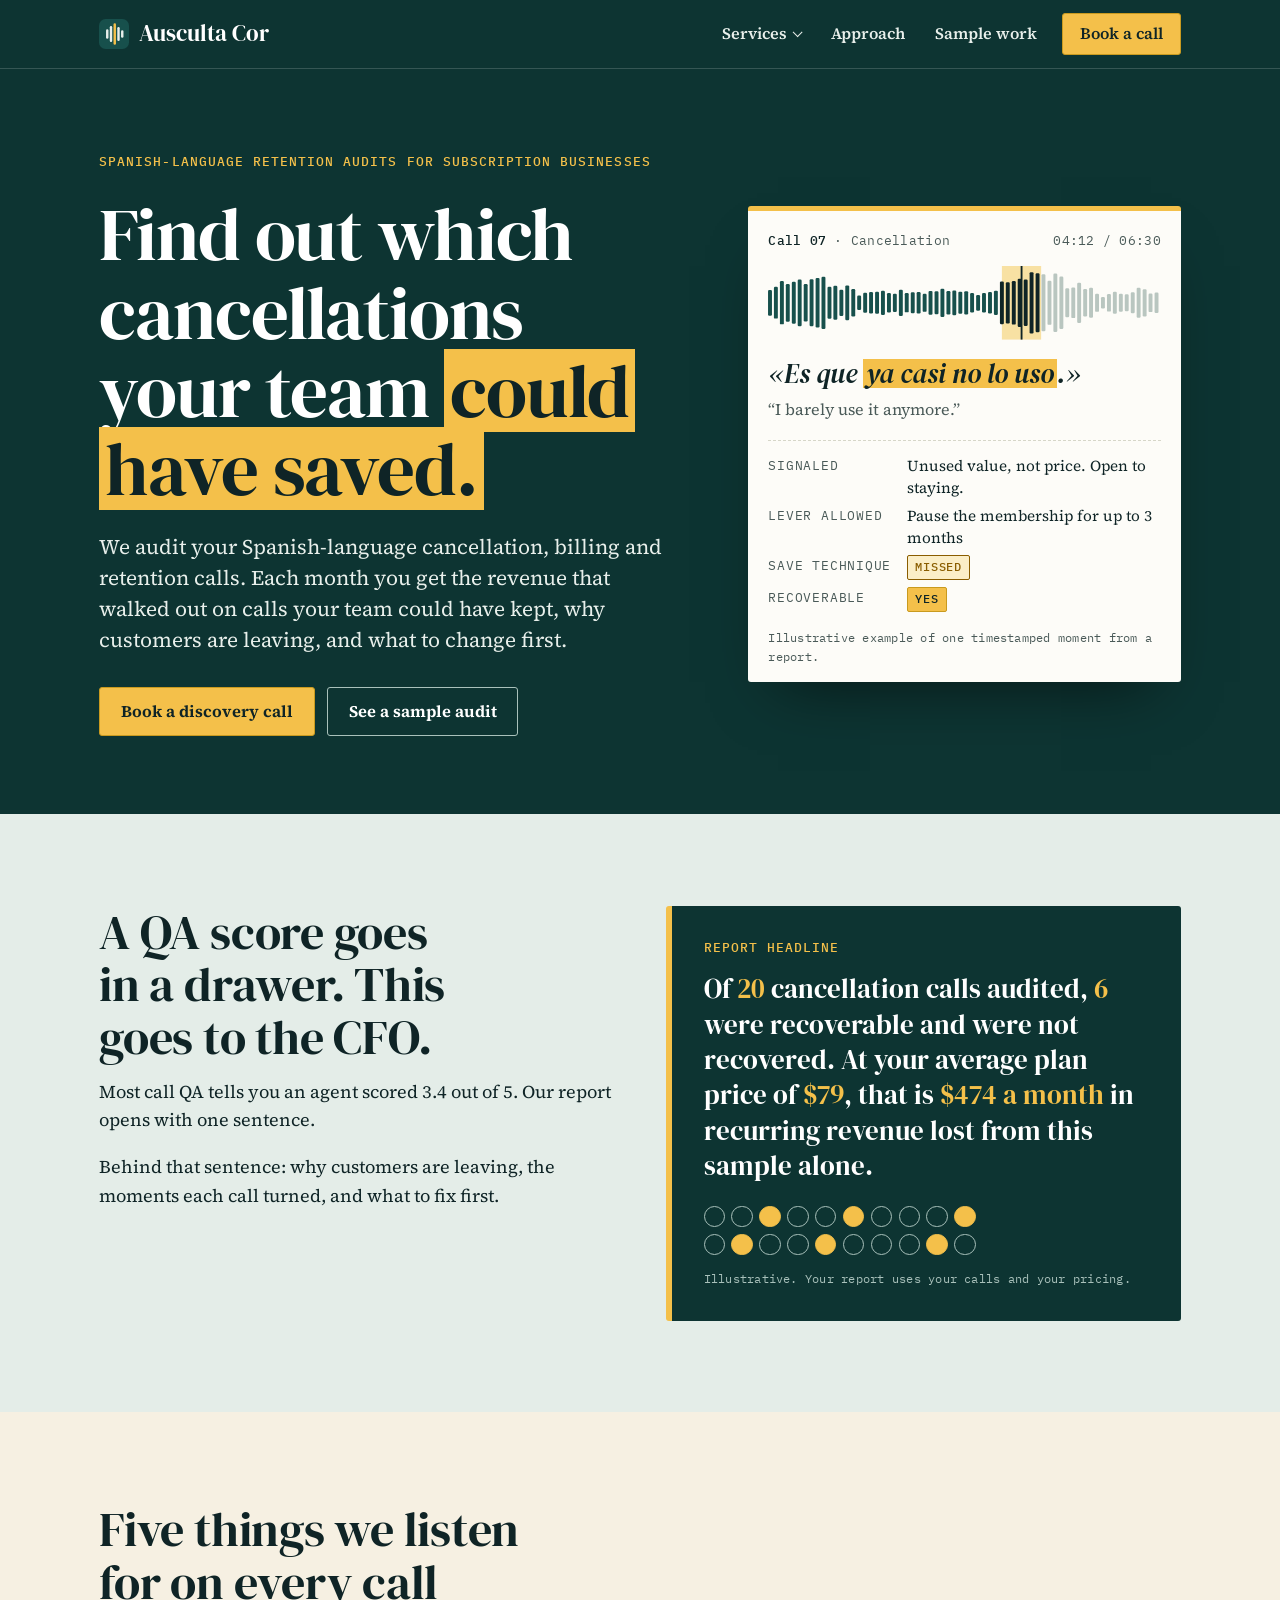
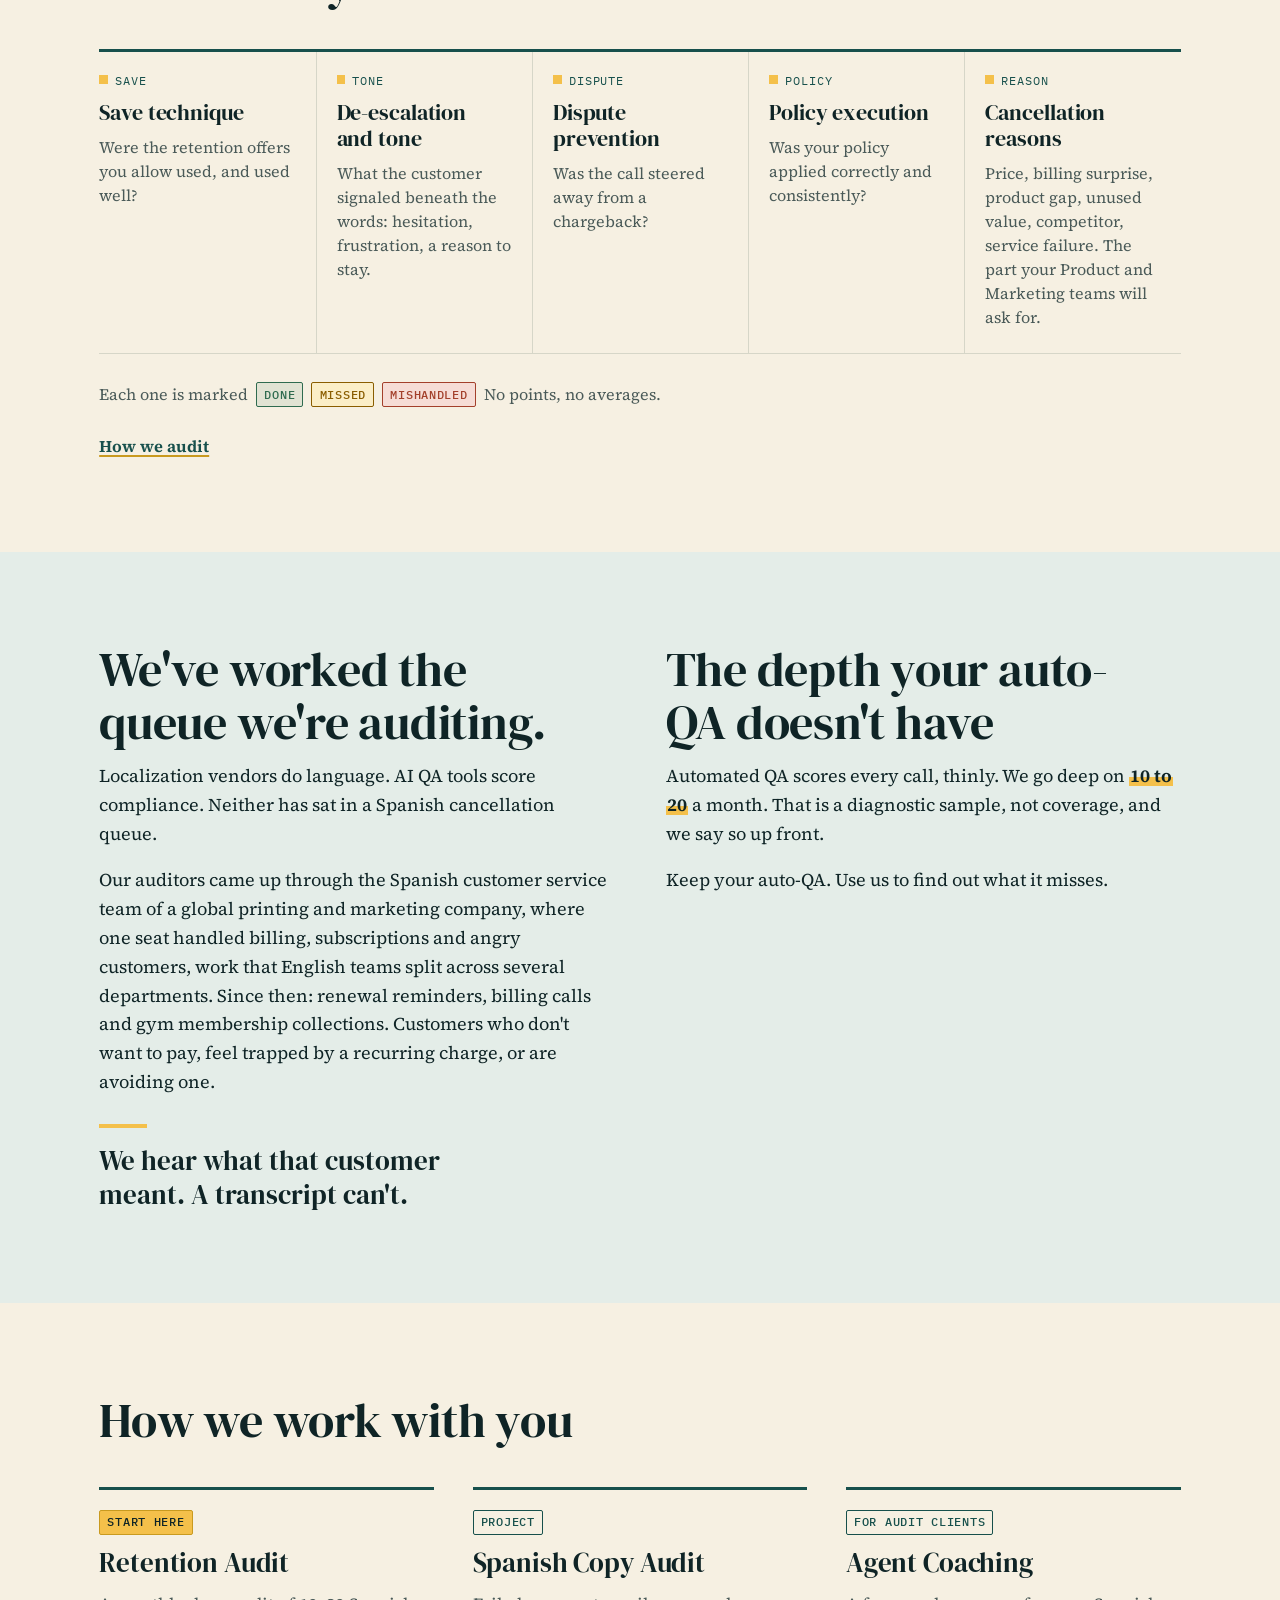
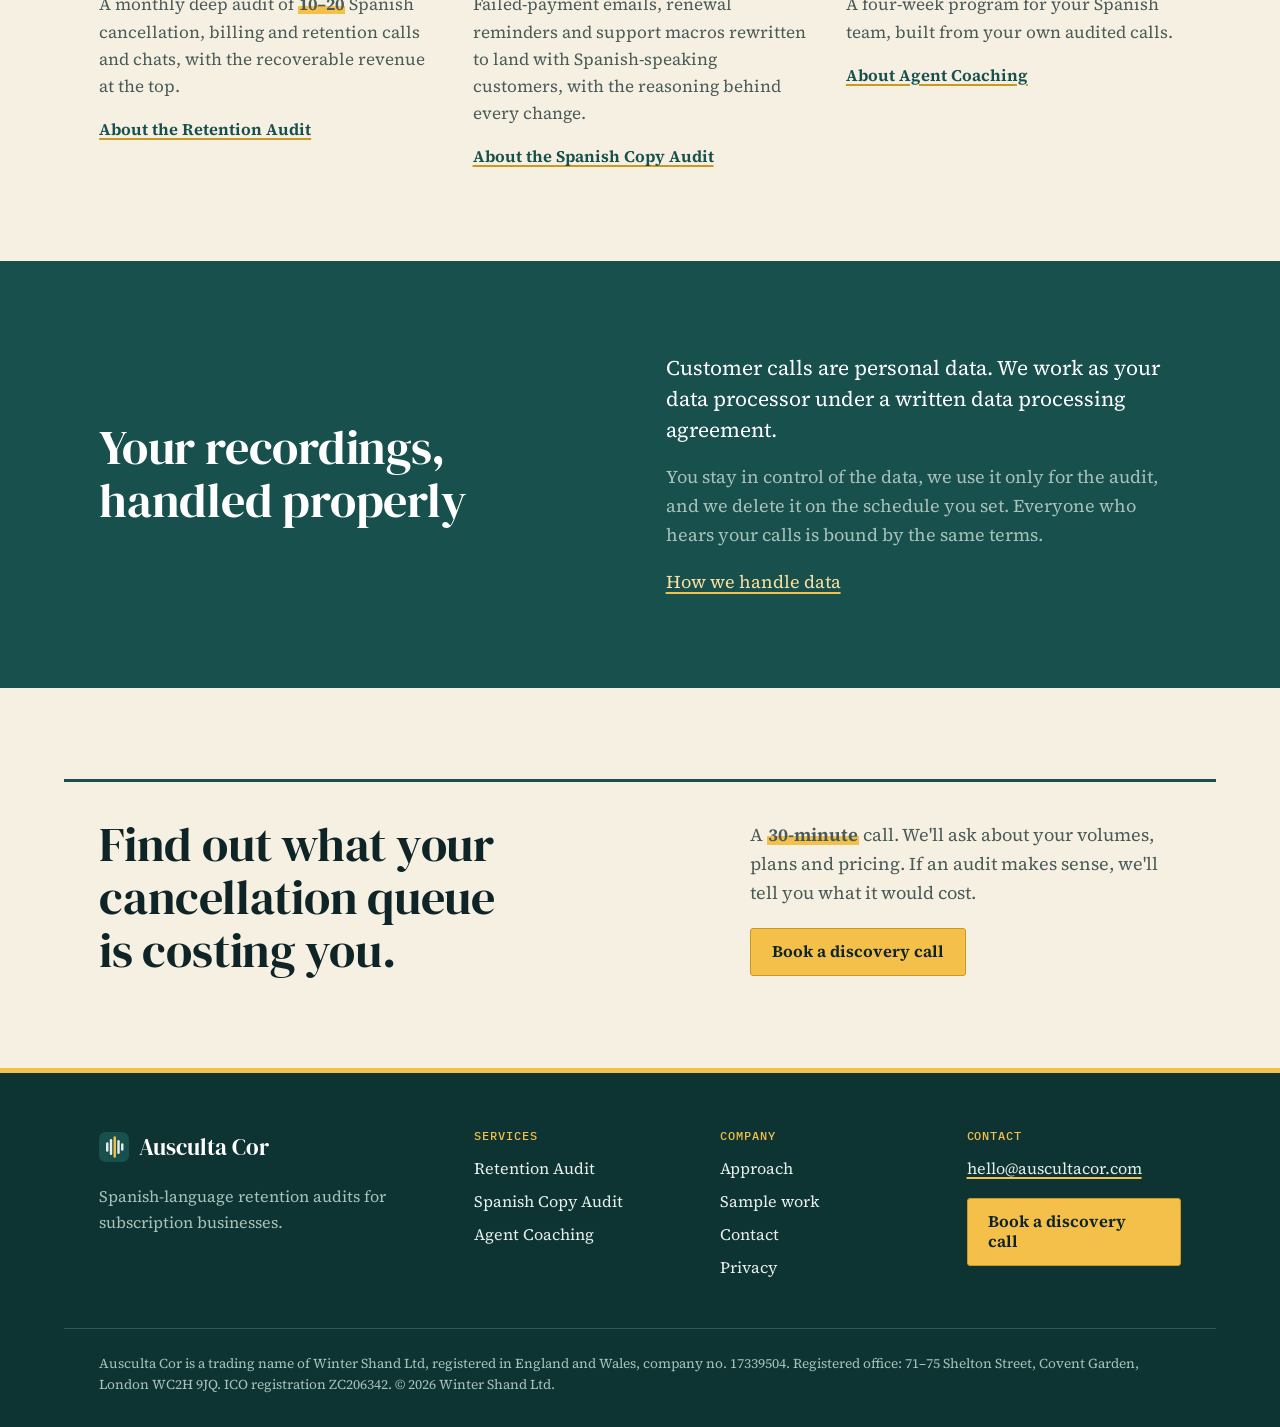
<file: index.html>
<!DOCTYPE html>
<html lang="en">
<head>
<meta charset="utf-8">
<meta name="viewport" content="width=device-width, initial-scale=1">
<title>Ausculta Cor · Spanish-language retention audits for subscription businesses</title>
<meta name="description" content="We audit your Spanish cancellation, billing and retention calls and tell you which departures were recoverable, what they cost, and what to change first.">
<link rel="canonical" href="https://auscultacor.com/">
<meta property="og:type" content="website">
<meta property="og:site_name" content="Ausculta Cor">
<meta property="og:title" content="Ausculta Cor · Spanish-language retention audits for subscription businesses">
<meta property="og:description" content="We audit your Spanish cancellation, billing and retention calls and tell you which departures were recoverable, what they cost, and what to change first.">
<meta property="og:url" content="https://auscultacor.com/">
<meta property="og:image" content="https://auscultacor.com/assets/img/og.png">
<meta name="twitter:card" content="summary_large_image">
<meta name="theme-color" content="#0d3432">
<link rel="icon" href="assets/img/favicon.svg" type="image/svg+xml">
<link rel="preload" href="assets/fonts/dm-serif-display-latin-400-normal.woff2" as="font" type="font/woff2" crossorigin>
<link rel="preload" href="assets/fonts/source-serif-4-latin-wght-normal.woff2" as="font" type="font/woff2" crossorigin>
<link rel="stylesheet" href="assets/css/site.css">
<!-- Analytics: paste the cookie-less analytics snippet here (see README). -->
<script src="assets/js/site.js" defer></script>
</head>
<body>
<a class="skip" href="#main">Skip to content</a>
<header class="site-header">
  <div class="wrap header-inner">
    <a class="brand" href="index.html"><img src="assets/img/mark.svg" alt="" width="30" height="30"><span>Ausculta Cor</span></a>
    <button class="nav-toggle" type="button" aria-expanded="false" aria-controls="site-nav">Menu</button>
    <nav id="site-nav" class="site-nav" aria-label="Main">
      <ul>
        <li class="has-sub"><details><summary>Services</summary><ul class="sub"><li><a href="retention-audit.html">Retention Audit</a></li><li><a href="spanish-copy-audit.html">Spanish Copy Audit</a></li><li><a href="agent-coaching.html">Agent Coaching</a></li></ul></details></li>
        <li><a href="approach.html">Approach</a></li>
        <li><a href="samples.html">Sample work</a></li>
        <li><a class="btn btn-primary" href="contact.html">Book a call</a></li>
      </ul>
    </nav>
  </div>
</header>
<main id="main">
<section class="hero">
  <div class="wrap hero-grid">
    <div class="hero-copy">
      <p class="eyebrow">Spanish-language retention audits for subscription businesses</p>
      <h1>Find out which cancellations your team <span class="hl">could have saved.</span></h1>
      <p class="lead">We audit your Spanish-language cancellation, billing and retention calls. Each month you get the revenue that walked out on calls your team could have kept, why customers are leaving, and what to change first.</p>
      <div class="actions"><a class="btn btn-primary" href="contact.html">Book a discovery call</a><a class="btn btn-ghost" href="samples.html">See a sample audit</a></div>
    </div>
    <figure class="clip">
      <div class="clip-head"><span><strong>Call 07</strong> · Cancellation</span><span>04:12 / 06:30</span></div>
      <svg class="wave" viewBox="0 0 320 60" role="img" aria-label="Call waveform with the moment at 04:12 highlighted"><rect x="190.7" y="0" width="32.0" height="60" fill="#f8e1a3"/><rect x="0.0" y="19.5" width="3.2" height="21.1" rx="1" fill="#17504c"/><rect x="4.8" y="17.0" width="3.2" height="25.9" rx="1" fill="#17504c"/><rect x="9.7" y="12.3" width="3.2" height="35.3" rx="1" fill="#17504c"/><rect x="14.5" y="14.6" width="3.2" height="30.8" rx="1" fill="#17504c"/><rect x="19.4" y="12.8" width="3.2" height="34.3" rx="1" fill="#17504c"/><rect x="24.2" y="11.0" width="3.2" height="38.1" rx="1" fill="#17504c"/><rect x="29.1" y="14.6" width="3.2" height="30.7" rx="1" fill="#17504c"/><rect x="33.9" y="10.8" width="3.2" height="38.4" rx="1" fill="#17504c"/><rect x="38.8" y="9.7" width="3.2" height="40.5" rx="1" fill="#17504c"/><rect x="43.6" y="8.7" width="3.2" height="42.6" rx="1" fill="#17504c"/><rect x="48.5" y="16.9" width="3.2" height="26.1" rx="1" fill="#17504c"/><rect x="53.3" y="16.1" width="3.2" height="27.7" rx="1" fill="#17504c"/><rect x="58.2" y="19.4" width="3.2" height="21.3" rx="1" fill="#17504c"/><rect x="63.0" y="15.8" width="3.2" height="28.4" rx="1" fill="#17504c"/><rect x="67.9" y="18.8" width="3.2" height="22.4" rx="1" fill="#17504c"/><rect x="72.7" y="24.0" width="3.2" height="11.9" rx="1" fill="#17504c"/><rect x="77.6" y="21.9" width="3.2" height="16.2" rx="1" fill="#17504c"/><rect x="82.4" y="21.3" width="3.2" height="17.4" rx="1" fill="#17504c"/><rect x="87.3" y="21.1" width="3.2" height="17.8" rx="1" fill="#17504c"/><rect x="92.1" y="20.2" width="3.2" height="19.7" rx="1" fill="#17504c"/><rect x="97.0" y="22.0" width="3.2" height="15.9" rx="1" fill="#17504c"/><rect x="101.8" y="22.6" width="3.2" height="14.9" rx="1" fill="#17504c"/><rect x="106.7" y="19.3" width="3.2" height="21.5" rx="1" fill="#17504c"/><rect x="111.5" y="22.1" width="3.2" height="15.7" rx="1" fill="#17504c"/><rect x="116.4" y="21.4" width="3.2" height="17.2" rx="1" fill="#17504c"/><rect x="121.2" y="21.3" width="3.2" height="17.5" rx="1" fill="#17504c"/><rect x="126.1" y="22.7" width="3.2" height="14.7" rx="1" fill="#17504c"/><rect x="130.9" y="20.3" width="3.2" height="19.4" rx="1" fill="#17504c"/><rect x="135.8" y="20.6" width="3.2" height="18.8" rx="1" fill="#17504c"/><rect x="140.6" y="18.5" width="3.2" height="23.1" rx="1" fill="#17504c"/><rect x="145.5" y="20.4" width="3.2" height="19.2" rx="1" fill="#17504c"/><rect x="150.3" y="19.9" width="3.2" height="20.2" rx="1" fill="#17504c"/><rect x="155.2" y="20.9" width="3.2" height="18.1" rx="1" fill="#17504c"/><rect x="160.0" y="20.5" width="3.2" height="19.0" rx="1" fill="#17504c"/><rect x="164.8" y="22.1" width="3.2" height="15.8" rx="1" fill="#17504c"/><rect x="169.7" y="23.7" width="3.2" height="12.7" rx="1" fill="#17504c"/><rect x="174.5" y="22.0" width="3.2" height="16.0" rx="1" fill="#17504c"/><rect x="179.4" y="21.3" width="3.2" height="17.4" rx="1" fill="#17504c"/><rect x="184.2" y="20.1" width="3.2" height="19.8" rx="1" fill="#17504c"/><rect x="189.1" y="12.6" width="3.2" height="34.9" rx="1" fill="#0f2426"/><rect x="193.9" y="13.2" width="3.2" height="33.6" rx="1" fill="#0f2426"/><rect x="198.8" y="12.3" width="3.2" height="35.5" rx="1" fill="#0f2426"/><rect x="203.6" y="10.3" width="3.2" height="39.4" rx="1" fill="#0f2426"/><rect x="208.5" y="11.1" width="3.2" height="37.8" rx="1" fill="#0f2426"/><rect x="213.3" y="5.0" width="3.2" height="50.0" rx="1" fill="#0f2426"/><rect x="218.2" y="5.9" width="3.2" height="48.1" rx="1" fill="#0f2426"/><rect x="223.0" y="6.8" width="3.2" height="46.4" rx="1" fill="#b9c6c0"/><rect x="227.9" y="12.0" width="3.2" height="36.0" rx="1" fill="#b9c6c0"/><rect x="232.7" y="6.2" width="3.2" height="47.6" rx="1" fill="#b9c6c0"/><rect x="237.6" y="8.5" width="3.2" height="42.9" rx="1" fill="#b9c6c0"/><rect x="242.4" y="18.2" width="3.2" height="23.5" rx="1" fill="#b9c6c0"/><rect x="247.3" y="17.6" width="3.2" height="24.9" rx="1" fill="#b9c6c0"/><rect x="252.1" y="13.7" width="3.2" height="32.7" rx="1" fill="#b9c6c0"/><rect x="257.0" y="18.8" width="3.2" height="22.3" rx="1" fill="#b9c6c0"/><rect x="261.8" y="17.8" width="3.2" height="24.3" rx="1" fill="#b9c6c0"/><rect x="266.7" y="22.7" width="3.2" height="14.7" rx="1" fill="#b9c6c0"/><rect x="271.5" y="25.3" width="3.2" height="9.4" rx="1" fill="#b9c6c0"/><rect x="276.4" y="22.8" width="3.2" height="14.4" rx="1" fill="#b9c6c0"/><rect x="281.2" y="21.0" width="3.2" height="17.9" rx="1" fill="#b9c6c0"/><rect x="286.1" y="22.6" width="3.2" height="14.7" rx="1" fill="#b9c6c0"/><rect x="290.9" y="23.1" width="3.2" height="13.8" rx="1" fill="#b9c6c0"/><rect x="295.8" y="21.5" width="3.2" height="17.0" rx="1" fill="#b9c6c0"/><rect x="300.6" y="17.8" width="3.2" height="24.3" rx="1" fill="#b9c6c0"/><rect x="305.5" y="18.9" width="3.2" height="22.3" rx="1" fill="#b9c6c0"/><rect x="310.3" y="22.4" width="3.2" height="15.2" rx="1" fill="#b9c6c0"/><rect x="315.2" y="21.6" width="3.2" height="16.7" rx="1" fill="#b9c6c0"/><rect x="206.0" y="0" width="1.5" height="60" fill="#0f2426"/></svg>
      <blockquote class="clip-quote" lang="es"><p>«Es que <mark>ya casi no lo uso</mark>.»</p></blockquote>
      <p class="clip-trans">“I barely use it anymore.”</p>
      <dl class="clip-findings">
        <div><dt>Signaled</dt><dd>Unused value, not price. Open to staying.</dd></div>
        <div><dt>Lever allowed</dt><dd>Pause the membership for up to 3 months</dd></div>
        <div><dt>Save technique</dt><dd><span class="chip chip-missed">Missed</span></dd></div>
        <div><dt>Recoverable</dt><dd><span class="chip chip-yes">Yes</span></dd></div>
      </dl>
      <figcaption>Illustrative example of one timestamped moment from a report.</figcaption>
    </figure>
  </div>
</section>

<section class="section section-alt">
  <div class="wrap split">
    <div class="prose">
      <h2>A QA score goes in a drawer. This goes to the CFO.</h2>
      <p>Most call QA tells you an agent scored 3.4 out of 5. Our report opens with one sentence.</p>
      <p>Behind that sentence: why customers are leaving, the moments each call turned, and what to fix first.</p>
    </div>
    <figure class="report-line">
      <p class="eyebrow">Report headline</p>
      <blockquote><p>Of <b class="num">20</b> cancellation calls audited, <b class="num">6</b> were recoverable and were not recovered. At your average plan price of <b class="num">$79</b>, that is <b class="num">$474 a month</b> in recurring revenue lost from this sample alone.</p></blockquote>
      <div class="dots" role="img" aria-label="20 calls audited, 6 of them recoverable"><span></span><span></span><span class="is-rec"></span><span></span><span></span><span class="is-rec"></span><span></span><span></span><span></span><span class="is-rec"></span><span></span><span class="is-rec"></span><span></span><span></span><span class="is-rec"></span><span></span><span></span><span></span><span class="is-rec"></span><span></span></div>
      <figcaption>Illustrative. Your report uses your calls and your pricing.</figcaption>
    </figure>
  </div>
</section>

<section class="section">
  <div class="wrap">
    <div class="section-head"><h2>Five things we listen for on every call</h2></div>
    <ul class="areas">
      <li><span class="tag">Save</span><h3>Save technique</h3><p>Were the retention offers you allow used, and used well?</p></li>
      <li><span class="tag">Tone</span><h3>De-escalation and tone</h3><p>What the customer signaled beneath the words: hesitation, frustration, a reason to stay.</p></li>
      <li><span class="tag">Dispute</span><h3>Dispute prevention</h3><p>Was the call steered away from a chargeback?</p></li>
      <li><span class="tag">Policy</span><h3>Policy execution</h3><p>Was your policy applied correctly and consistently?</p></li>
      <li><span class="tag">Reason</span><h3>Cancellation reasons</h3><p>Price, billing surprise, product gap, unused value, competitor, service failure. The part your Product and Marketing teams will ask for.</p></li>
    </ul>
    <p class="legend">Each one is marked <span class="chip chip-done">Done</span> <span class="chip chip-missed">Missed</span> <span class="chip chip-bad">Mishandled</span> No points, no averages.</p>
    <p style="margin-top:1.5rem"><a class="link" href="approach.html">How we audit</a></p>
  </div>
</section>

<section class="section section-alt">
  <div class="wrap split">
    <div class="prose">
      <h2>We've worked the queue we're auditing.</h2>
      <p>Localization vendors do language. AI QA tools score compliance. Neither has sat in a Spanish cancellation queue.</p>
      <p>Our auditors came up through the Spanish customer service team of a global printing and marketing company, where one seat handled billing, subscriptions and angry customers, work that English teams split across several departments. Since then: renewal reminders, billing calls and gym membership collections. Customers who don't want to pay, feel trapped by a recurring charge, or are avoiding one.</p>
      <p class="pull">We hear what that customer meant. A transcript can't.</p>
    </div>
    <div class="prose">
      <h2>The depth your auto-QA doesn't have</h2>
      <p>Automated QA scores every call, thinly. We go deep on <b class="num">10 to 20</b> a month. That is a diagnostic sample, not coverage, and we say so up front.</p>
      <p>Keep your auto-QA. Use us to find out what it misses.</p>
    </div>
  </div>
</section>

<section class="section" id="services">
  <div class="wrap">
    <div class="section-head"><h2>How we work with you</h2></div>
    <div class="services">
      <article class="service"><span class="chip chip-yes">Start here</span><h3>Retention Audit</h3><p>A monthly deep audit of <b class="num">10–20</b> Spanish cancellation, billing and retention calls and chats, with the recoverable revenue at the top.</p><a class="link" href="retention-audit.html">About the Retention Audit</a></article>
      <article class="service"><span class="chip chip-plain">Project</span><h3>Spanish Copy Audit</h3><p>Failed-payment emails, renewal reminders and support macros rewritten to land with Spanish-speaking customers, with the reasoning behind every change.</p><a class="link" href="spanish-copy-audit.html">About the Spanish Copy Audit</a></article>
      <article class="service"><span class="chip chip-plain">For audit clients</span><h3>Agent Coaching</h3><p>A four-week program for your Spanish team, built from your own audited calls.</p><a class="link" href="agent-coaching.html">About Agent Coaching</a></article>
    </div>
  </div>
</section>

<section class="section section-dark data-band">
  <div class="wrap split">
    <h2>Your recordings, handled properly</h2>
    <div class="prose">
      <p class="lead">Customer calls are personal data. We work as your data processor under a written data processing agreement.</p>
      <p>You stay in control of the data, we use it only for the audit, and we delete it on the schedule you set. Everyone who hears your calls is bound by the same terms.</p>
      <p><a href="approach.html#data">How we handle data</a></p>
    </div>
  </div>
</section>

<section class="cta">
  <div class="wrap cta-inner">
    <div><h2>Find out what your cancellation queue is costing you.</h2></div>
    <div><p>A <b class="num">30-minute</b> call. We'll ask about your volumes, plans and pricing. If an audit makes sense, we'll tell you what it would cost.</p><div class="actions" style="margin-top:1.25rem"><a class="btn btn-primary" href="contact.html">Book a discovery call</a></div></div>
  </div>
</section>
</main>
<footer class="site-footer">
  <div class="wrap footer-grid">
    <div class="footer-brand">
      <a class="brand" href="index.html"><img src="assets/img/mark.svg" alt="" width="30" height="30"><span>Ausculta Cor</span></a>
      <p>Spanish-language retention audits for subscription businesses.</p>
    </div>
    <div><h2>Services</h2><ul><li><a href="retention-audit.html">Retention Audit</a></li><li><a href="spanish-copy-audit.html">Spanish Copy Audit</a></li><li><a href="agent-coaching.html">Agent Coaching</a></li></ul></div>
    <div><h2>Company</h2><ul>
      <li><a href="approach.html">Approach</a></li>
      <li><a href="samples.html">Sample work</a></li>
      <li><a href="contact.html">Contact</a></li>
      <li><a href="privacy.html">Privacy</a></li>
    </ul></div>
    <div><h2>Contact</h2>
      <p><a href="mailto:hello@auscultacor.com">hello@auscultacor.com</a></p>
      <a class="btn btn-mark" href="contact.html">Book a discovery call</a>
    </div>
  </div>
  <div class="wrap legal"><p>Ausculta Cor is a trading name of Winter Shand Ltd, registered in England and Wales, company no. 17339504. Registered office: 71–75 Shelton Street, Covent Garden, London WC2H 9JQ. ICO registration ZC206342. © 2026 Winter Shand Ltd.</p></div>
</footer>
</body>
</html>
</file>
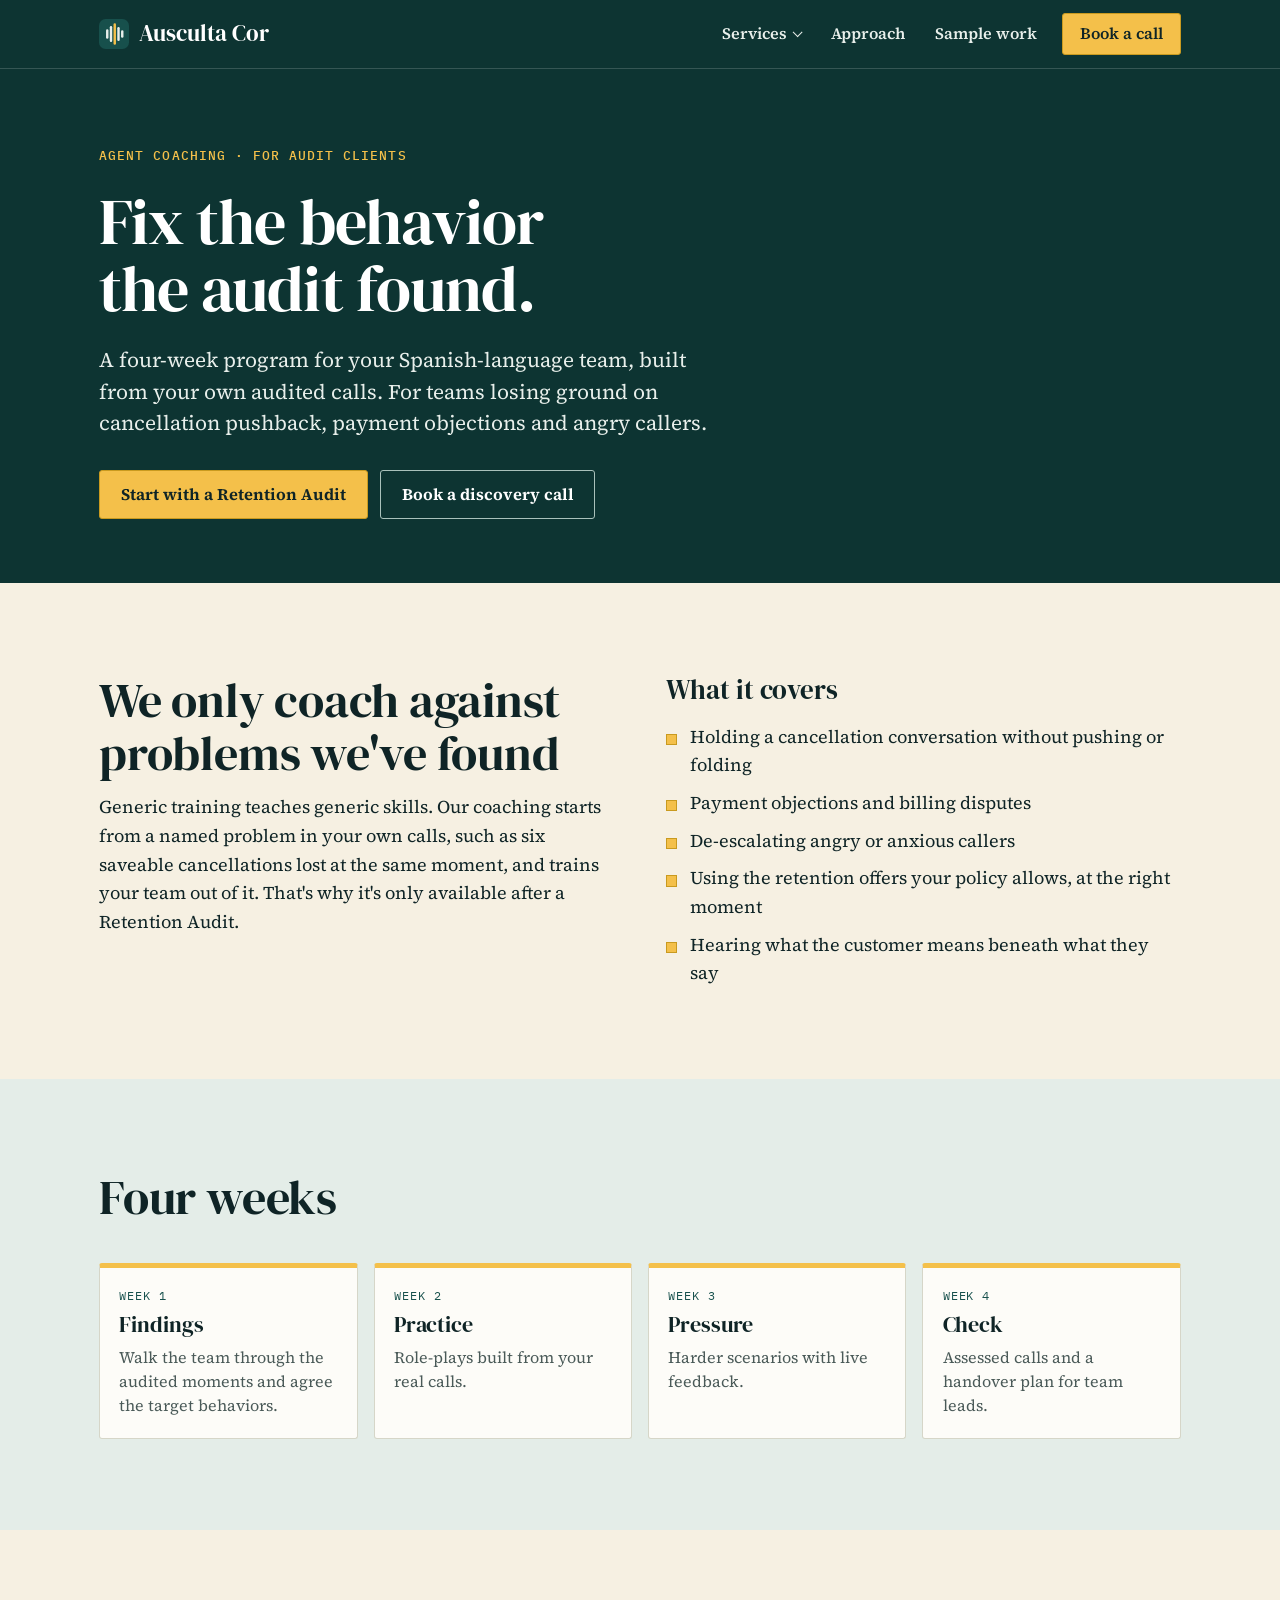
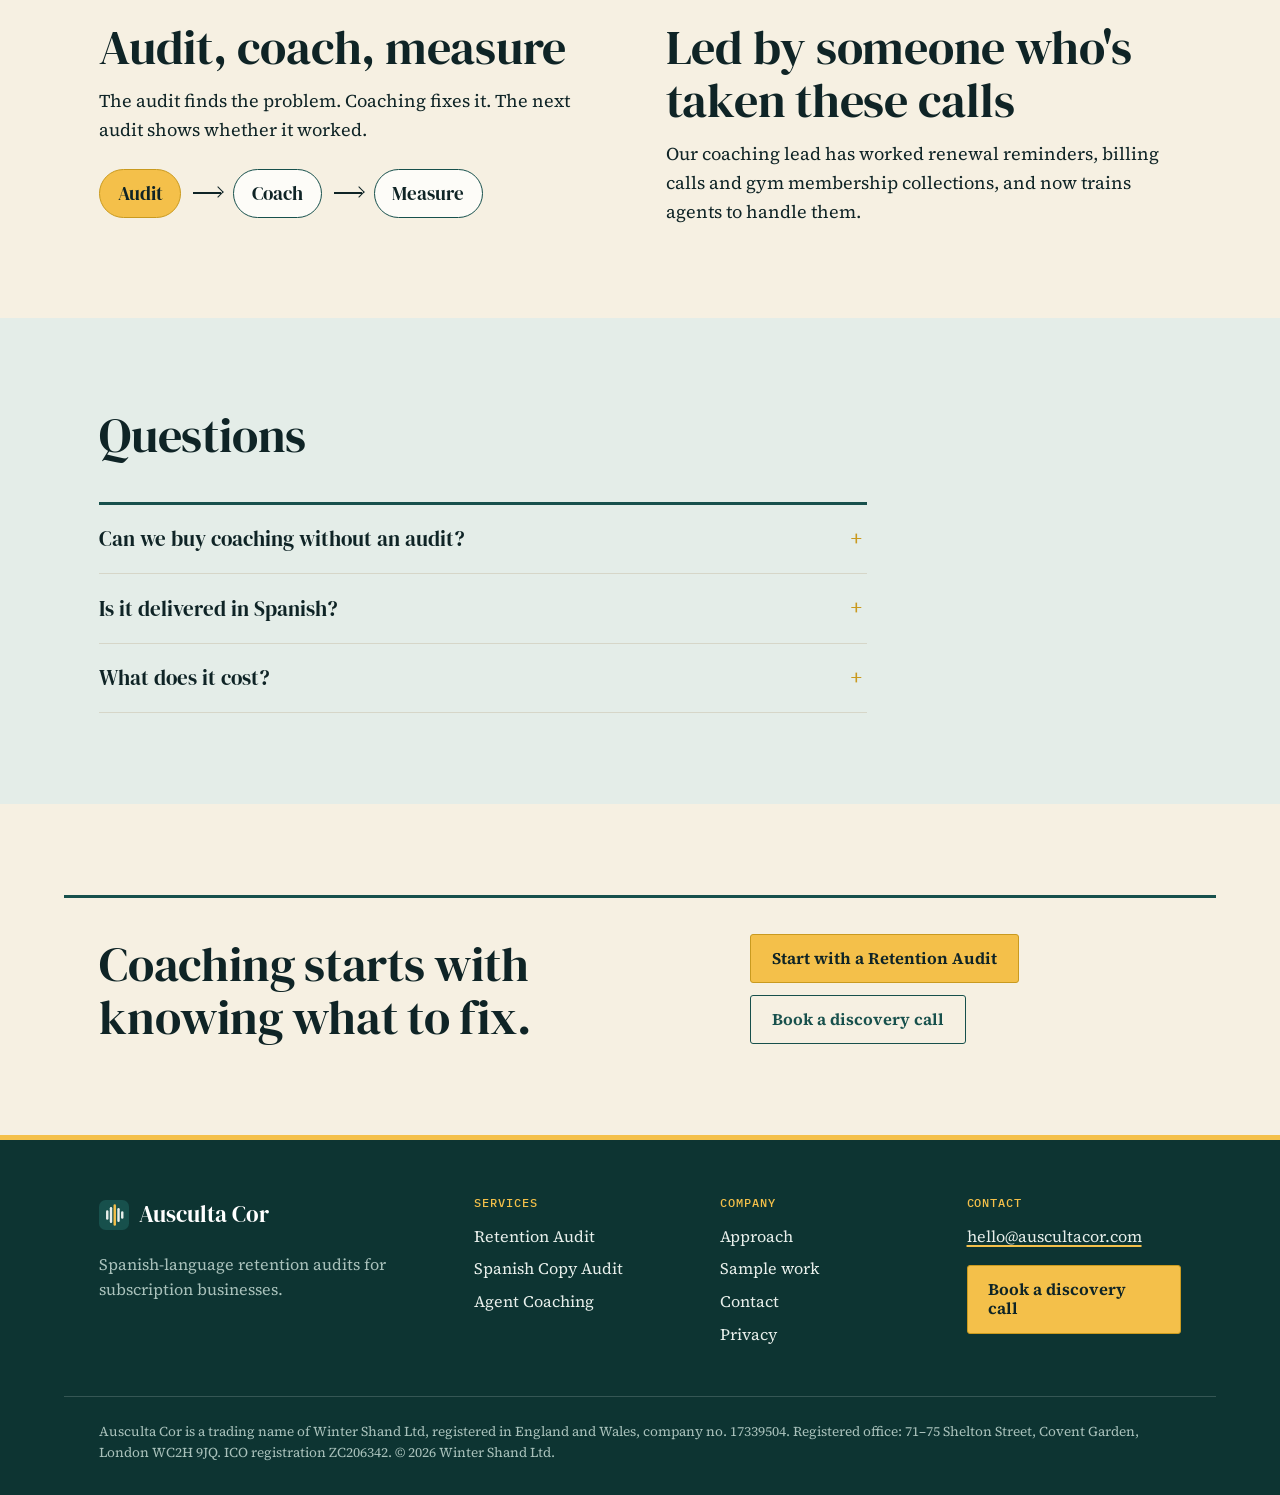
<file: agent-coaching.html>
<!DOCTYPE html>
<html lang="en">
<head>
<meta charset="utf-8">
<meta name="viewport" content="width=device-width, initial-scale=1">
<title>Agent Coaching · Ausculta Cor</title>
<meta name="description" content="A four-week coaching program for Spanish-language retention teams, built from your own audited calls.">
<link rel="canonical" href="https://auscultacor.com/agent-coaching.html">
<meta property="og:type" content="website">
<meta property="og:site_name" content="Ausculta Cor">
<meta property="og:title" content="Agent Coaching · Ausculta Cor">
<meta property="og:description" content="A four-week coaching program for Spanish-language retention teams, built from your own audited calls.">
<meta property="og:url" content="https://auscultacor.com/agent-coaching.html">
<meta property="og:image" content="https://auscultacor.com/assets/img/og.png">
<meta name="twitter:card" content="summary_large_image">
<meta name="theme-color" content="#0d3432">
<link rel="icon" href="assets/img/favicon.svg" type="image/svg+xml">
<link rel="preload" href="assets/fonts/dm-serif-display-latin-400-normal.woff2" as="font" type="font/woff2" crossorigin>
<link rel="preload" href="assets/fonts/source-serif-4-latin-wght-normal.woff2" as="font" type="font/woff2" crossorigin>
<link rel="stylesheet" href="assets/css/site.css">
<!-- Analytics: paste the cookie-less analytics snippet here (see README). -->
<script src="assets/js/site.js" defer></script>
</head>
<body>
<a class="skip" href="#main">Skip to content</a>
<header class="site-header">
  <div class="wrap header-inner">
    <a class="brand" href="index.html"><img src="assets/img/mark.svg" alt="" width="30" height="30"><span>Ausculta Cor</span></a>
    <button class="nav-toggle" type="button" aria-expanded="false" aria-controls="site-nav">Menu</button>
    <nav id="site-nav" class="site-nav" aria-label="Main">
      <ul>
        <li class="has-sub"><details><summary>Services</summary><ul class="sub"><li><a href="retention-audit.html">Retention Audit</a></li><li><a href="spanish-copy-audit.html">Spanish Copy Audit</a></li><li><a href="agent-coaching.html" aria-current="page">Agent Coaching</a></li></ul></details></li>
        <li><a href="approach.html">Approach</a></li>
        <li><a href="samples.html">Sample work</a></li>
        <li><a class="btn btn-primary" href="contact.html">Book a call</a></li>
      </ul>
    </nav>
  </div>
</header>
<main id="main">
<section class="page-hero">
  <div class="wrap">
    <div class="hero-copy">
      <p class="eyebrow">Agent Coaching · For audit clients</p>
      <h1>Fix the behavior the audit found.</h1>
      <p class="lead">A four-week program for your Spanish-language team, built from your own audited calls. For teams losing ground on cancellation pushback, payment objections and angry callers.</p>
      <div class="actions"><a class="btn btn-primary" href="retention-audit.html">Start with a Retention Audit</a><a class="btn btn-ghost" href="contact.html">Book a discovery call</a></div>
    </div>
  </div>
</section>

<section class="section">
  <div class="wrap split">
    <div class="prose">
      <h2>We only coach against problems we've found</h2>
      <p>Generic training teaches generic skills. Our coaching starts from a named problem in your own calls, such as six saveable cancellations lost at the same moment, and trains your team out of it. That's why it's only available after a Retention Audit.</p>
    </div>
    <div>
      <h3 style="margin-bottom:1rem">What it covers</h3>
      <ul class="ticks">
        <li>Holding a cancellation conversation without pushing or folding</li>
        <li>Payment objections and billing disputes</li>
        <li>De-escalating angry or anxious callers</li>
        <li>Using the retention offers your policy allows, at the right moment</li>
        <li>Hearing what the customer means beneath what they say</li>
      </ul>
    </div>
  </div>
</section>

<section class="section section-alt">
  <div class="wrap">
    <div class="section-head"><h2>Four weeks</h2></div>
    <ol class="weeks">
      <li><span class="kicker">Week 1</span><h3>Findings</h3><p>Walk the team through the audited moments and agree the target behaviors.</p></li>
      <li><span class="kicker">Week 2</span><h3>Practice</h3><p>Role-plays built from your real calls.</p></li>
      <li><span class="kicker">Week 3</span><h3>Pressure</h3><p>Harder scenarios with live feedback.</p></li>
      <li><span class="kicker">Week 4</span><h3>Check</h3><p>Assessed calls and a handover plan for team leads.</p></li>
    </ol>
  </div>
</section>

<section class="section">
  <div class="wrap split">
    <div class="prose">
      <h2>Audit, coach, measure</h2>
      <p>The audit finds the problem. Coaching fixes it. The next audit shows whether it worked.</p>
      <div class="loop" aria-hidden="true"><span>Audit</span><i></i><span>Coach</span><i></i><span>Measure</span></div>
    </div>
    <div class="prose">
      <h2>Led by someone who's taken these calls</h2>
      <p>Our coaching lead has worked renewal reminders, billing calls and gym membership collections, and now trains agents to handle them.</p>
    </div>
  </div>
</section>

<section class="section section-alt">
  <div class="wrap">
    <div class="section-head"><h2>Questions</h2></div>
    <div class="faq">
      <details><summary>Can we buy coaching without an audit?</summary><div><p>No. We'd be guessing at the problem. Start with a Retention Audit. If it finds a pattern coaching can fix, we'll tell you.</p></div></details>
      <details><summary>Is it delivered in Spanish?</summary><div><p>Yes.</p></div></details>
      <details><summary>What does it cost?</summary><div><p>It depends on team size. We quote once the audit has shown what needs fixing.</p></div></details>
    </div>
  </div>
</section>

<section class="cta">
  <div class="wrap cta-inner">
    <div><h2>Coaching starts with knowing what to fix.</h2></div>
    <div class="actions"><a class="btn btn-primary" href="retention-audit.html">Start with a Retention Audit</a><a class="btn btn-ghost" href="contact.html">Book a discovery call</a></div>
  </div>
</section>
</main>
<footer class="site-footer">
  <div class="wrap footer-grid">
    <div class="footer-brand">
      <a class="brand" href="index.html"><img src="assets/img/mark.svg" alt="" width="30" height="30"><span>Ausculta Cor</span></a>
      <p>Spanish-language retention audits for subscription businesses.</p>
    </div>
    <div><h2>Services</h2><ul><li><a href="retention-audit.html">Retention Audit</a></li><li><a href="spanish-copy-audit.html">Spanish Copy Audit</a></li><li><a href="agent-coaching.html">Agent Coaching</a></li></ul></div>
    <div><h2>Company</h2><ul>
      <li><a href="approach.html">Approach</a></li>
      <li><a href="samples.html">Sample work</a></li>
      <li><a href="contact.html">Contact</a></li>
      <li><a href="privacy.html">Privacy</a></li>
    </ul></div>
    <div><h2>Contact</h2>
      <p><a href="mailto:hello@auscultacor.com">hello@auscultacor.com</a></p>
      <a class="btn btn-mark" href="contact.html">Book a discovery call</a>
    </div>
  </div>
  <div class="wrap legal"><p>Ausculta Cor is a trading name of Winter Shand Ltd, registered in England and Wales, company no. 17339504. Registered office: 71–75 Shelton Street, Covent Garden, London WC2H 9JQ. ICO registration ZC206342. © 2026 Winter Shand Ltd.</p></div>
</footer>
</body>
</html>
</file>
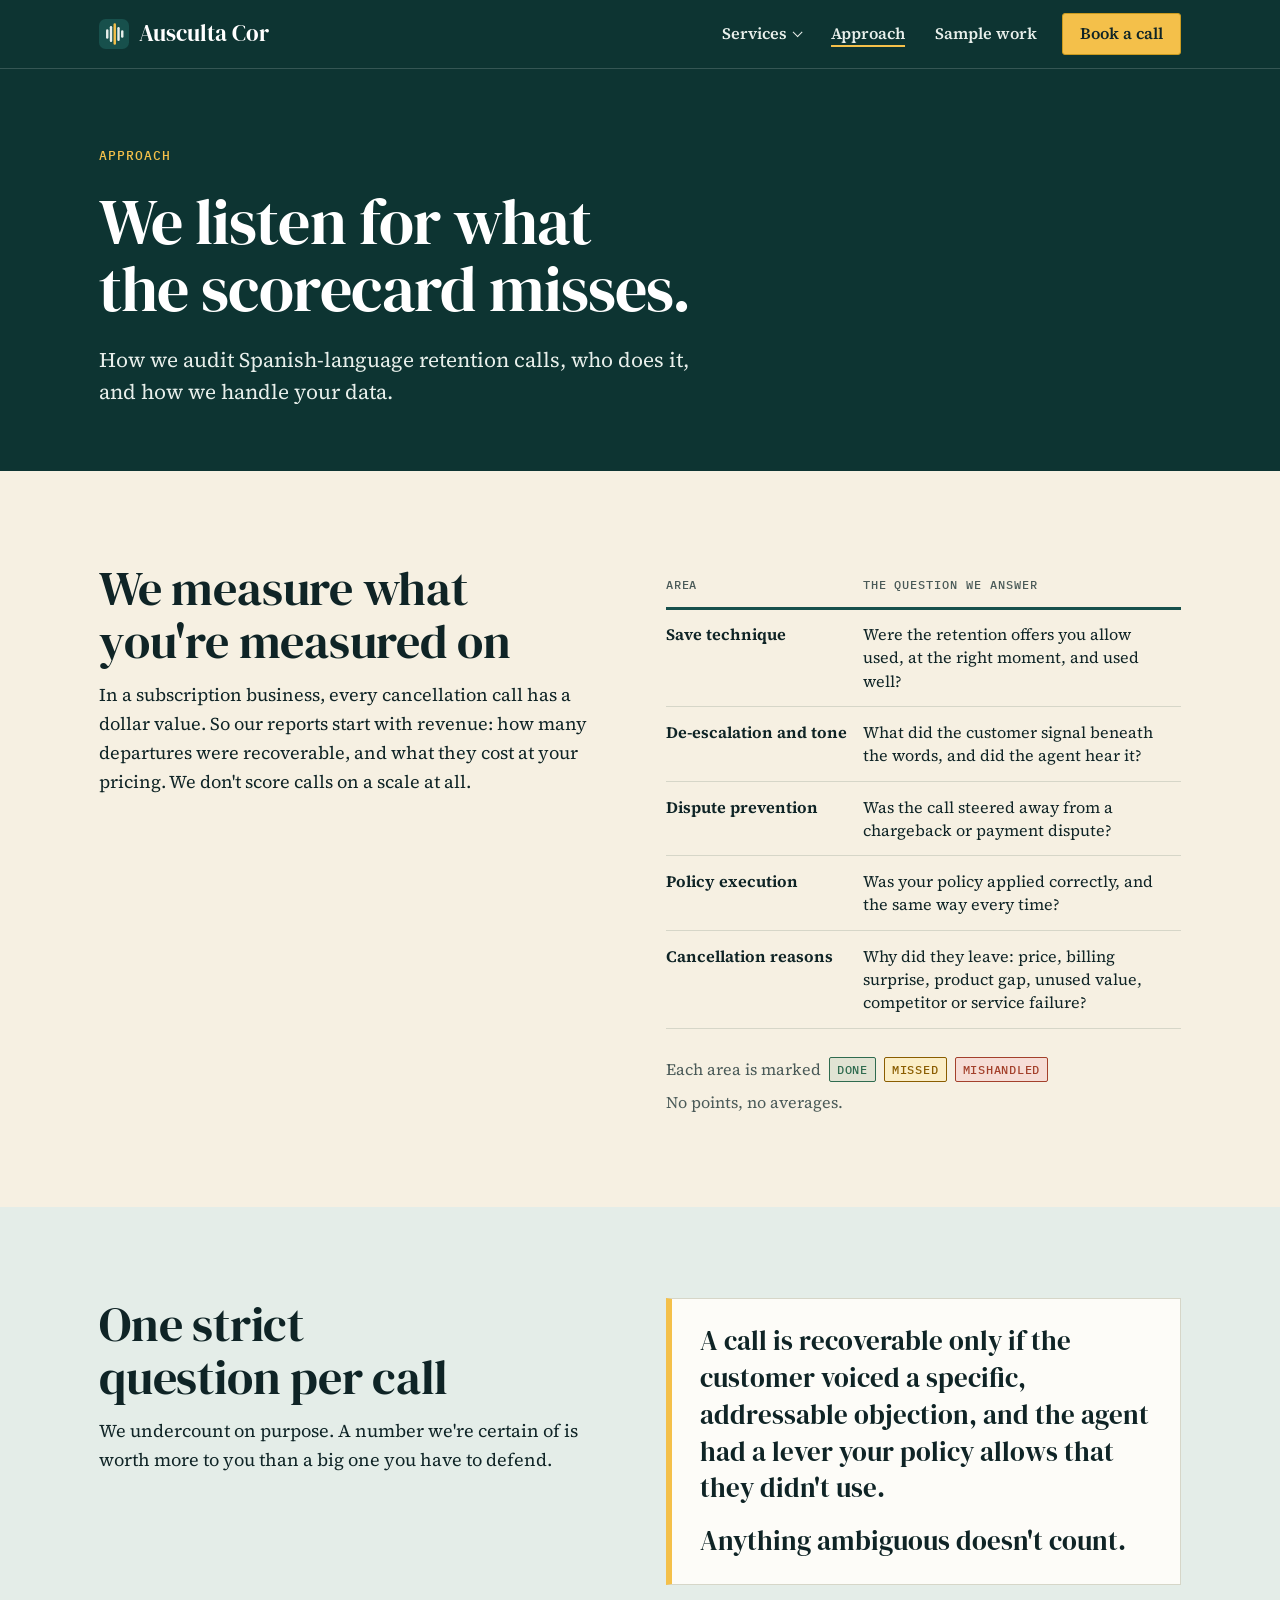
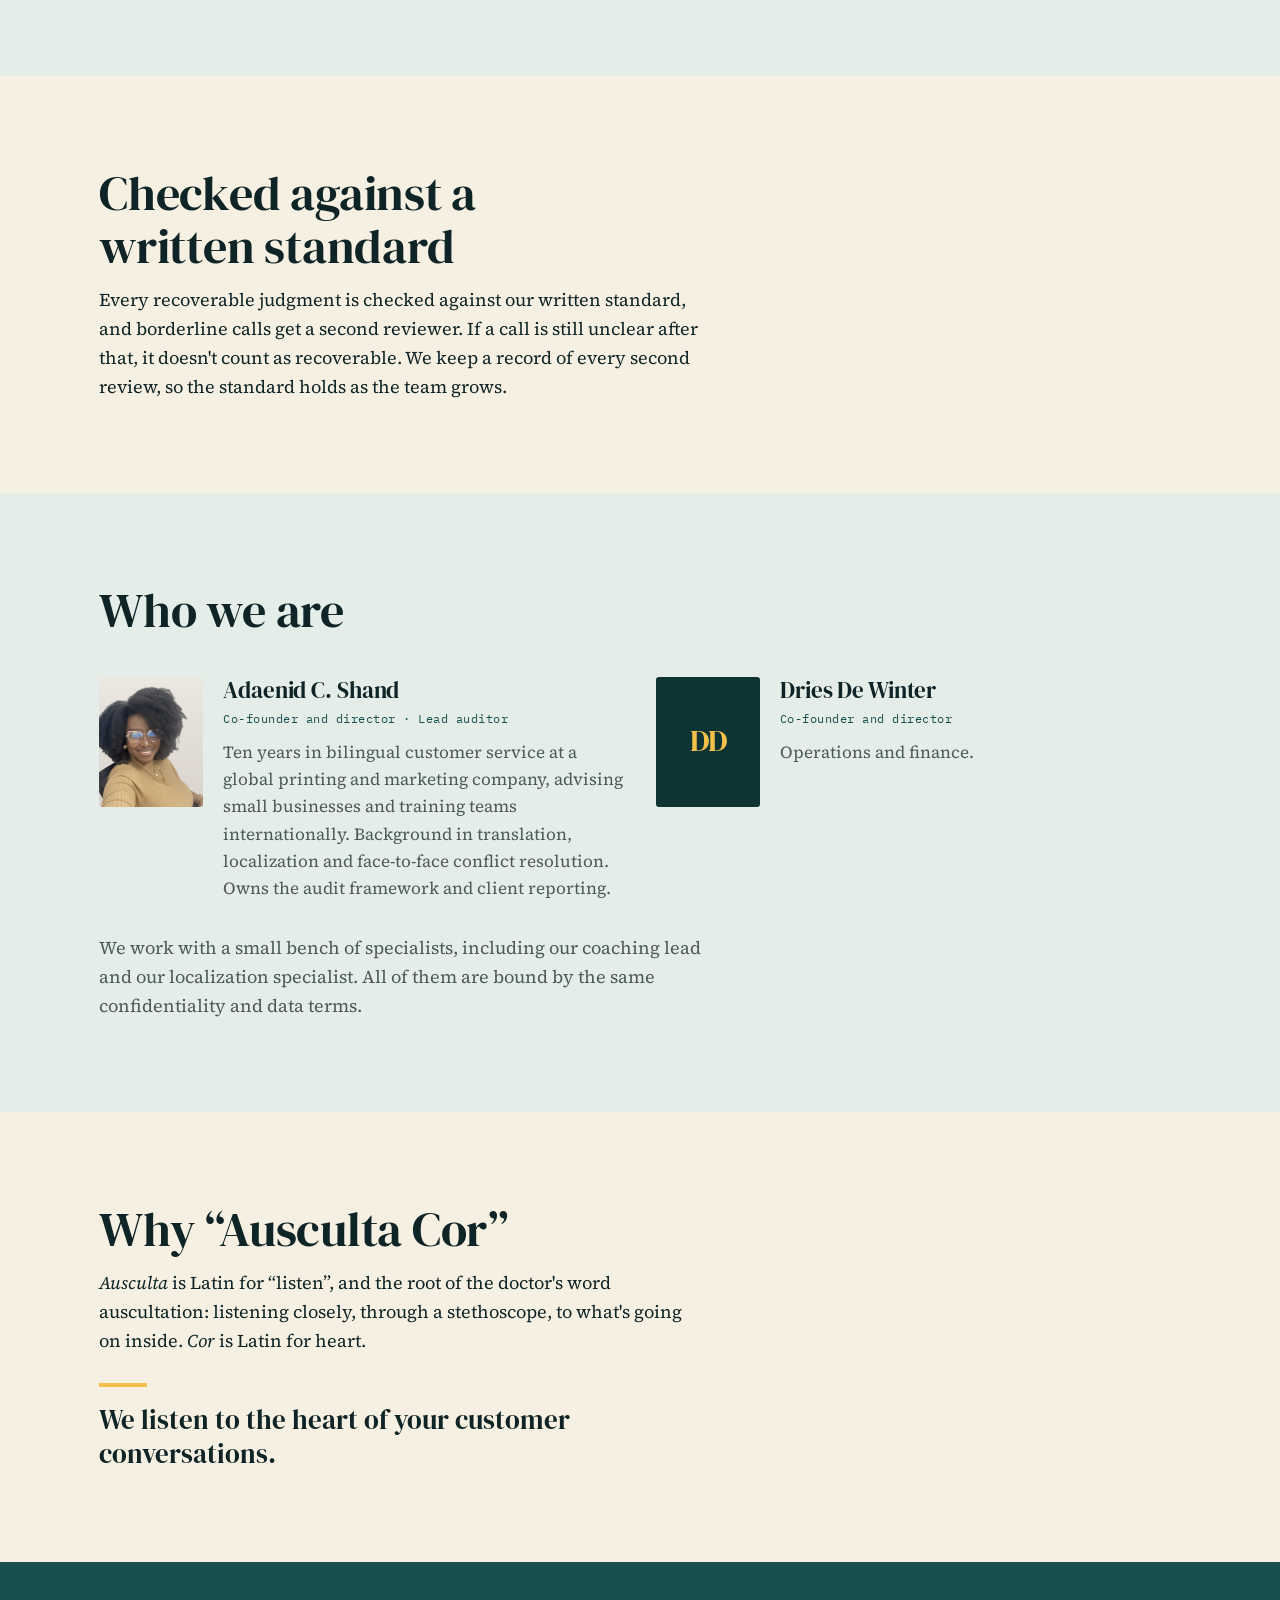
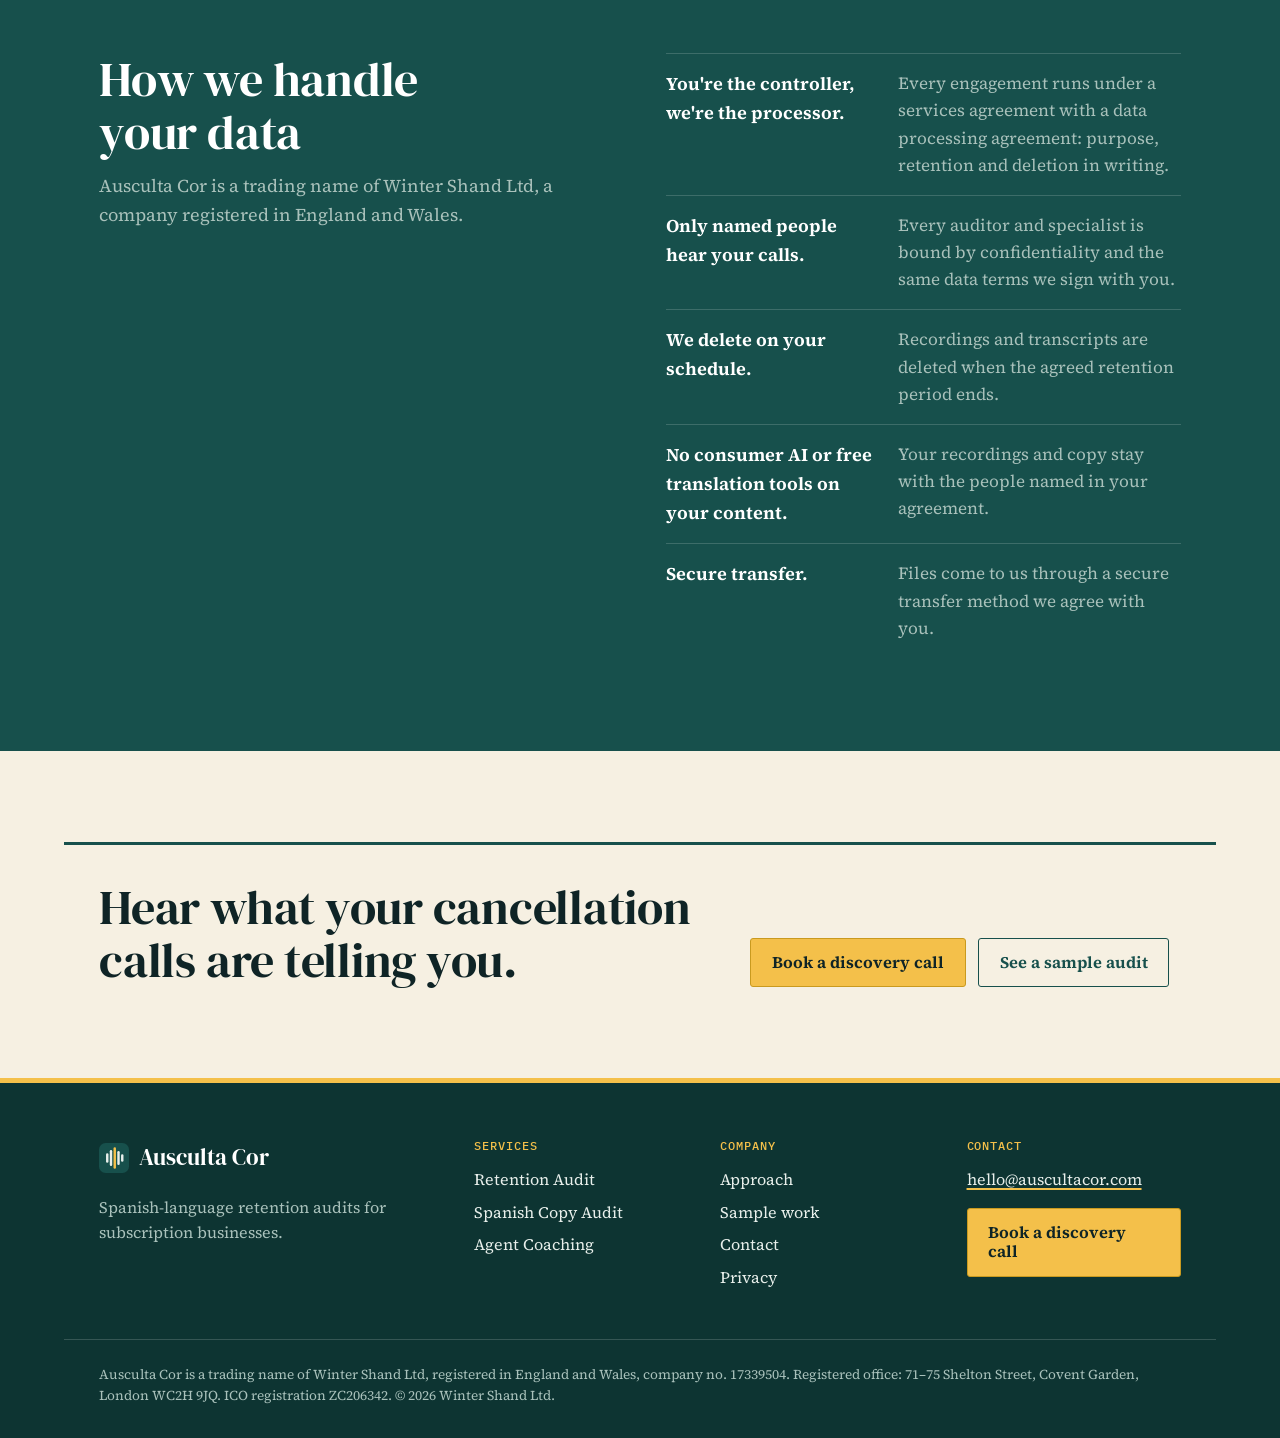
<file: approach.html>
<!DOCTYPE html>
<html lang="en">
<head>
<meta charset="utf-8">
<meta name="viewport" content="width=device-width, initial-scale=1">
<title>How we audit · Ausculta Cor</title>
<meta name="description" content="Five areas, one strict recoverable test, a second reviewer on borderline calls, and your data handled under a written processing agreement.">
<link rel="canonical" href="https://auscultacor.com/approach.html">
<meta property="og:type" content="website">
<meta property="og:site_name" content="Ausculta Cor">
<meta property="og:title" content="How we audit · Ausculta Cor">
<meta property="og:description" content="Five areas, one strict recoverable test, a second reviewer on borderline calls, and your data handled under a written processing agreement.">
<meta property="og:url" content="https://auscultacor.com/approach.html">
<meta property="og:image" content="https://auscultacor.com/assets/img/og.png">
<meta name="twitter:card" content="summary_large_image">
<meta name="theme-color" content="#0d3432">
<link rel="icon" href="assets/img/favicon.svg" type="image/svg+xml">
<link rel="preload" href="assets/fonts/dm-serif-display-latin-400-normal.woff2" as="font" type="font/woff2" crossorigin>
<link rel="preload" href="assets/fonts/source-serif-4-latin-wght-normal.woff2" as="font" type="font/woff2" crossorigin>
<link rel="stylesheet" href="assets/css/site.css">
<!-- Analytics: paste the cookie-less analytics snippet here (see README). -->
<script src="assets/js/site.js" defer></script>
</head>
<body>
<a class="skip" href="#main">Skip to content</a>
<header class="site-header">
  <div class="wrap header-inner">
    <a class="brand" href="index.html"><img src="assets/img/mark.svg" alt="" width="30" height="30"><span>Ausculta Cor</span></a>
    <button class="nav-toggle" type="button" aria-expanded="false" aria-controls="site-nav">Menu</button>
    <nav id="site-nav" class="site-nav" aria-label="Main">
      <ul>
        <li class="has-sub"><details><summary>Services</summary><ul class="sub"><li><a href="retention-audit.html">Retention Audit</a></li><li><a href="spanish-copy-audit.html">Spanish Copy Audit</a></li><li><a href="agent-coaching.html">Agent Coaching</a></li></ul></details></li>
        <li><a href="approach.html" aria-current="page">Approach</a></li>
        <li><a href="samples.html">Sample work</a></li>
        <li><a class="btn btn-primary" href="contact.html">Book a call</a></li>
      </ul>
    </nav>
  </div>
</header>
<main id="main">
<section class="page-hero">
  <div class="wrap">
    <div class="hero-copy">
      <p class="eyebrow">Approach</p>
      <h1>We listen for what the scorecard misses.</h1>
      <p class="lead">How we audit Spanish-language retention calls, who does it, and how we handle your data.</p>
    </div>
  </div>
</section>

<section class="section">
  <div class="wrap split">
    <div class="prose">
      <h2>We measure what you're measured on</h2>
      <p>In a subscription business, every cancellation call has a dollar value. So our reports start with revenue: how many departures were recoverable, and what they cost at your pricing. We don't score calls on a scale at all.</p>
    </div>
    <div class="table-wrap">
      <table>
        <thead><tr><th scope="col">Area</th><th scope="col">The question we answer</th></tr></thead>
        <tbody>
          <tr><td>Save technique</td><td>Were the retention offers you allow used, at the right moment, and used well?</td></tr>
          <tr><td>De-escalation and tone</td><td>What did the customer signal beneath the words, and did the agent hear it?</td></tr>
          <tr><td>Dispute prevention</td><td>Was the call steered away from a chargeback or payment dispute?</td></tr>
          <tr><td>Policy execution</td><td>Was your policy applied correctly, and the same way every time?</td></tr>
          <tr><td>Cancellation reasons</td><td>Why did they leave: price, billing surprise, product gap, unused value, competitor or service failure?</td></tr>
        </tbody>
      </table>
      <p class="legend">Each area is marked <span class="chip chip-done">Done</span> <span class="chip chip-missed">Missed</span> <span class="chip chip-bad">Mishandled</span> No points, no averages.</p>
    </div>
  </div>
</section>

<section class="section section-alt">
  <div class="wrap split">
    <div class="prose">
      <h2>One strict question per call</h2>
      <p>We undercount on purpose. A number we're certain of is worth more to you than a big one you have to defend.</p>
    </div>
    <blockquote class="definition"><p>A call is recoverable only if the customer voiced a specific, addressable objection, and the agent had a lever your policy allows that they didn't use.</p><p>Anything ambiguous doesn't count.</p></blockquote>
  </div>
</section>

<section class="section">
  <div class="wrap prose">
    <h2>Checked against a written standard</h2>
    <p>Every recoverable judgment is checked against our written standard, and borderline calls get a second reviewer. If a call is still unclear after that, it doesn't count as recoverable. We keep a record of every second review, so the standard holds as the team grows.</p>
  </div>
</section>

<section class="section section-alt">
  <div class="wrap">
    <div class="section-head"><h2>Who we are</h2></div>
    <div class="team">
      <article class="person">
        <div class="portrait"><img src="assets/img/team/ada.jpg" alt="Adaenid C. Shand" width="600" height="750" loading="lazy"></div>
        <div>
          <h3>Adaenid C. Shand</h3>
          <p class="role">Co-founder and director · Lead auditor</p>
          <p>Ten years in bilingual customer service at a global printing and marketing company, advising small businesses and training teams internationally. Background in translation, localization and face-to-face conflict resolution. Owns the audit framework and client reporting.</p>
        </div>
      </article>
      <article class="person">
        <!-- TODO: optional photo: <img src="assets/img/team/dries.jpg" alt="Dries De Winter"> -->
        <div class="portrait" aria-hidden="true">DD</div>
        <div>
          <h3>Dries De Winter</h3>
          <p class="role">Co-founder and director</p>
          <p>Operations and finance.</p>
        </div>
      </article>
    </div>
    <p class="bench">We work with a small bench of specialists, including our coaching lead and our localization specialist. All of them are bound by the same confidentiality and data terms.</p>
  </div>
</section>

<section class="section">
  <div class="wrap prose">
    <h2>Why “Ausculta Cor”</h2>
    <p><em>Ausculta</em> is Latin for “listen”, and the root of the doctor's word auscultation: listening closely, through a stethoscope, to what's going on inside. <em>Cor</em> is Latin for heart.</p>
    <p class="pull">We listen to the heart of your customer conversations.</p>
  </div>
</section>

<section class="section section-dark" id="data">
  <div class="wrap split">
    <div class="prose">
      <h2>How we handle your data</h2>
      <p>Ausculta Cor is a trading name of Winter Shand Ltd, a company registered in England and Wales.</p>
    </div>
    <dl class="reasons" style="margin-top:0">
      <div><dt>You're the controller, we're the processor.</dt><dd>Every engagement runs under a services agreement with a data processing agreement: purpose, retention and deletion in writing.</dd></div>
      <div><dt>Only named people hear your calls.</dt><dd>Every auditor and specialist is bound by confidentiality and the same data terms we sign with you.</dd></div>
      <div><dt>We delete on your schedule.</dt><dd>Recordings and transcripts are deleted when the agreed retention period ends.</dd></div>
      <div><dt>No consumer AI or free translation tools on your content.</dt><dd>Your recordings and copy stay with the people named in your agreement.</dd></div>
      <div><dt>Secure transfer.</dt><dd>Files come to us through a secure transfer method we agree with you.</dd></div>
    </dl>
  </div>
</section>

<section class="cta">
  <div class="wrap cta-inner">
    <div><h2>Hear what your cancellation calls are telling you.</h2></div>
    <div><div class="actions" style="margin-top:1.25rem"><a class="btn btn-primary" href="contact.html">Book a discovery call</a><a class="btn btn-ghost" href="samples.html">See a sample audit</a></div></div>
  </div>
</section>
</main>
<footer class="site-footer">
  <div class="wrap footer-grid">
    <div class="footer-brand">
      <a class="brand" href="index.html"><img src="assets/img/mark.svg" alt="" width="30" height="30"><span>Ausculta Cor</span></a>
      <p>Spanish-language retention audits for subscription businesses.</p>
    </div>
    <div><h2>Services</h2><ul><li><a href="retention-audit.html">Retention Audit</a></li><li><a href="spanish-copy-audit.html">Spanish Copy Audit</a></li><li><a href="agent-coaching.html">Agent Coaching</a></li></ul></div>
    <div><h2>Company</h2><ul>
      <li><a href="approach.html">Approach</a></li>
      <li><a href="samples.html">Sample work</a></li>
      <li><a href="contact.html">Contact</a></li>
      <li><a href="privacy.html">Privacy</a></li>
    </ul></div>
    <div><h2>Contact</h2>
      <p><a href="mailto:hello@auscultacor.com">hello@auscultacor.com</a></p>
      <a class="btn btn-mark" href="contact.html">Book a discovery call</a>
    </div>
  </div>
  <div class="wrap legal"><p>Ausculta Cor is a trading name of Winter Shand Ltd, registered in England and Wales, company no. 17339504. Registered office: 71–75 Shelton Street, Covent Garden, London WC2H 9JQ. ICO registration ZC206342. © 2026 Winter Shand Ltd.</p></div>
</footer>
</body>
</html>
</file>
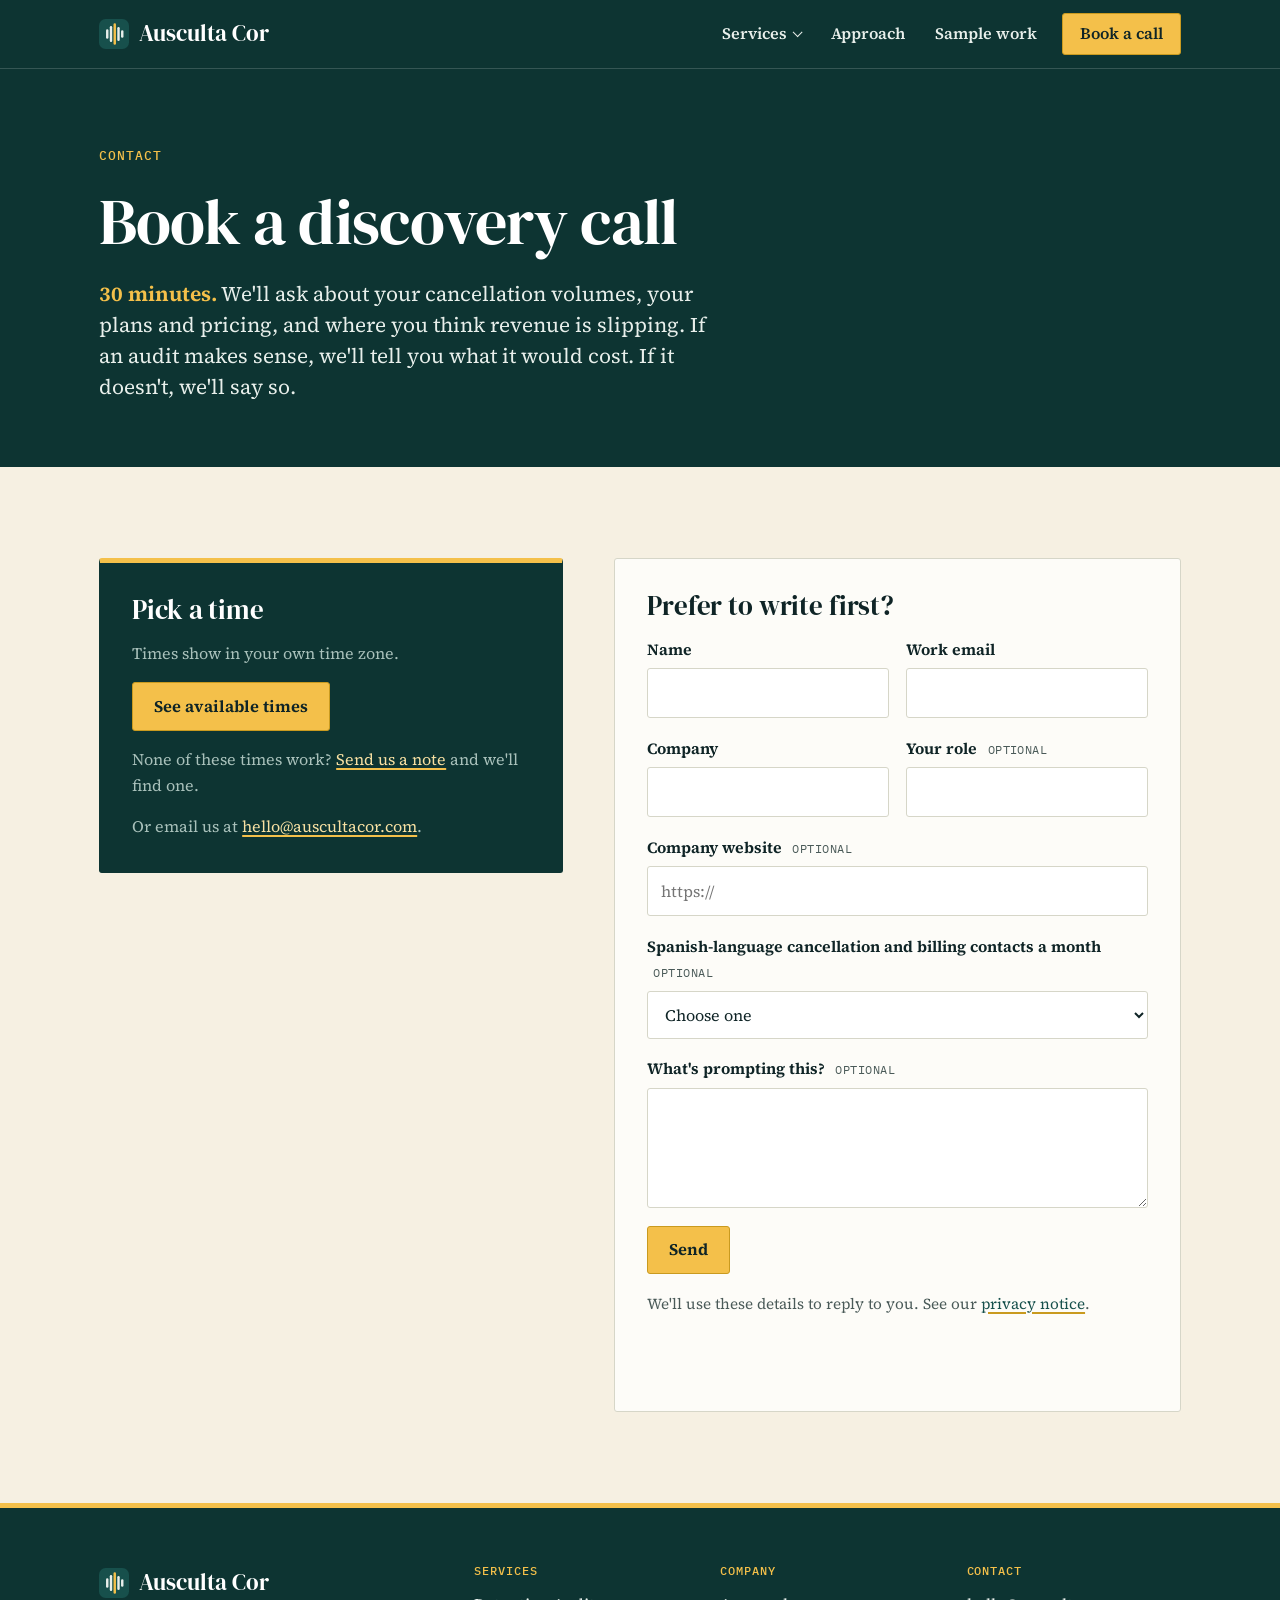
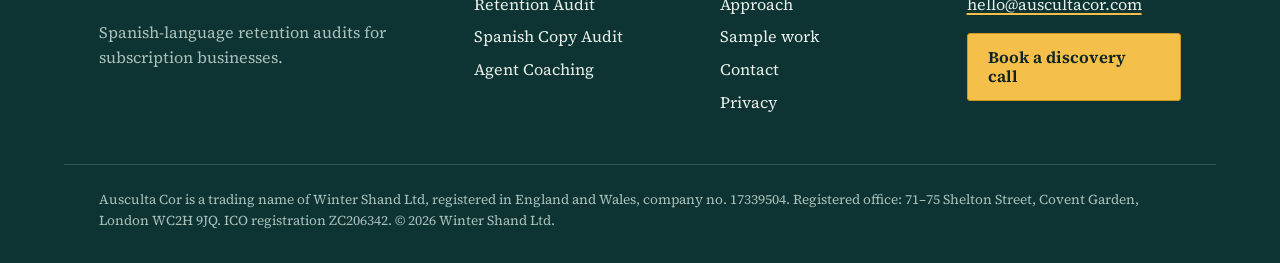
<file: contact.html>
<!DOCTYPE html>
<html lang="en">
<head>
<meta charset="utf-8">
<meta name="viewport" content="width=device-width, initial-scale=1">
<title>Book a discovery call · Ausculta Cor</title>
<meta name="description" content="A 30-minute call about your cancellation volumes, plans and pricing, and whether an audit makes sense for you.">
<link rel="canonical" href="https://auscultacor.com/contact.html">
<meta property="og:type" content="website">
<meta property="og:site_name" content="Ausculta Cor">
<meta property="og:title" content="Book a discovery call · Ausculta Cor">
<meta property="og:description" content="A 30-minute call about your cancellation volumes, plans and pricing, and whether an audit makes sense for you.">
<meta property="og:url" content="https://auscultacor.com/contact.html">
<meta property="og:image" content="https://auscultacor.com/assets/img/og.png">
<meta name="twitter:card" content="summary_large_image">
<meta name="theme-color" content="#0d3432">
<link rel="icon" href="assets/img/favicon.svg" type="image/svg+xml">
<link rel="preload" href="assets/fonts/dm-serif-display-latin-400-normal.woff2" as="font" type="font/woff2" crossorigin>
<link rel="preload" href="assets/fonts/source-serif-4-latin-wght-normal.woff2" as="font" type="font/woff2" crossorigin>
<link rel="stylesheet" href="assets/css/site.css">
<!-- Analytics: paste the cookie-less analytics snippet here (see README). -->
<script src="assets/js/site.js" defer></script>
</head>
<body>
<a class="skip" href="#main">Skip to content</a>
<header class="site-header">
  <div class="wrap header-inner">
    <a class="brand" href="index.html"><img src="assets/img/mark.svg" alt="" width="30" height="30"><span>Ausculta Cor</span></a>
    <button class="nav-toggle" type="button" aria-expanded="false" aria-controls="site-nav">Menu</button>
    <nav id="site-nav" class="site-nav" aria-label="Main">
      <ul>
        <li class="has-sub"><details><summary>Services</summary><ul class="sub"><li><a href="retention-audit.html">Retention Audit</a></li><li><a href="spanish-copy-audit.html">Spanish Copy Audit</a></li><li><a href="agent-coaching.html">Agent Coaching</a></li></ul></details></li>
        <li><a href="approach.html">Approach</a></li>
        <li><a href="samples.html">Sample work</a></li>
        <li><a class="btn btn-primary" href="contact.html" aria-current="page">Book a call</a></li>
      </ul>
    </nav>
  </div>
</header>
<main id="main">
<section class="page-hero">
  <div class="wrap">
    <div class="hero-copy">
      <p class="eyebrow">Contact</p>
      <h1>Book a discovery call</h1>
      <p class="lead"><b class="num">30 minutes.</b> We'll ask about your cancellation volumes, your plans and pricing, and where you think revenue is slipping. If an audit makes sense, we'll tell you what it would cost. If it doesn't, we'll say so.</p>
    </div>
  </div>
</section>

<section class="section">
  <div class="wrap contact-grid">
    <div class="panel booking">
      <h2>Pick a time</h2>
      <p class="note">Times show in your own time zone.</p>
      <p><a class="btn btn-mark" href="https://cal.com/ausculta-cor/30min" target="_blank" rel="noopener">See available times</a></p>
      <p class="note">None of these times work? <a href="mailto:hello@auscultacor.com">Send us a note</a> and we'll find one.</p>
      <p class="note">Or email us at <a href="mailto:hello@auscultacor.com">hello@auscultacor.com</a>.</p>
    </div>

    <div class="panel">
      <h2>Prefer to write first?</h2>
      <form action="https://formspree.io/f/xrpepypl" method="POST" data-enquiry data-next="thanks.html">
        <div class="row-2">
          <div class="field"><label for="f-name">Name</label><input id="f-name" name="name" type="text" autocomplete="name" required></div>
          <div class="field"><label for="f-email">Work email</label><input id="f-email" name="email" type="email" autocomplete="email" required></div>
        </div>
        <div class="row-2">
          <div class="field"><label for="f-company">Company</label><input id="f-company" name="company" type="text" autocomplete="organization" required></div>
          <div class="field"><label for="f-role">Your role <span class="opt">Optional</span></label><input id="f-role" name="role" type="text" autocomplete="organization-title"></div>
        </div>
        <div class="field"><label for="f-website">Company website <span class="opt">Optional</span></label><input id="f-website" name="website" type="url" inputmode="url" placeholder="https://"></div>
        <div class="field"><label for="f-volume">Spanish-language cancellation and billing contacts a month <span class="opt">Optional</span></label>
          <select id="f-volume" name="volume">
            <option value="">Choose one</option>
            <option>Under 500</option>
            <option>500–2,000</option>
            <option>2,000–10,000</option>
            <option>Over 10,000</option>
            <option>Not sure</option>
          </select>
        </div>
        <div class="field"><label for="f-message">What's prompting this? <span class="opt">Optional</span></label><textarea id="f-message" name="message"></textarea></div>
        <div class="hp" aria-hidden="true"><label for="f-gotcha">Leave this empty</label><input id="f-gotcha" name="_gotcha" type="text" tabindex="-1" autocomplete="off"></div>
        <div class="actions"><button class="btn btn-primary" type="submit">Send</button></div>
        <p class="form-note">We'll use these details to reply to you. See our <a href="privacy.html">privacy notice</a>.</p>
        <p class="form-status" role="status" aria-live="polite"></p>
      </form>
    </div>
  </div>
</section>
</main>
<footer class="site-footer">
  <div class="wrap footer-grid">
    <div class="footer-brand">
      <a class="brand" href="index.html"><img src="assets/img/mark.svg" alt="" width="30" height="30"><span>Ausculta Cor</span></a>
      <p>Spanish-language retention audits for subscription businesses.</p>
    </div>
    <div><h2>Services</h2><ul><li><a href="retention-audit.html">Retention Audit</a></li><li><a href="spanish-copy-audit.html">Spanish Copy Audit</a></li><li><a href="agent-coaching.html">Agent Coaching</a></li></ul></div>
    <div><h2>Company</h2><ul>
      <li><a href="approach.html">Approach</a></li>
      <li><a href="samples.html">Sample work</a></li>
      <li><a href="contact.html">Contact</a></li>
      <li><a href="privacy.html">Privacy</a></li>
    </ul></div>
    <div><h2>Contact</h2>
      <p><a href="mailto:hello@auscultacor.com">hello@auscultacor.com</a></p>
      <a class="btn btn-mark" href="contact.html">Book a discovery call</a>
    </div>
  </div>
  <div class="wrap legal"><p>Ausculta Cor is a trading name of Winter Shand Ltd, registered in England and Wales, company no. 17339504. Registered office: 71–75 Shelton Street, Covent Garden, London WC2H 9JQ. ICO registration ZC206342. © 2026 Winter Shand Ltd.</p></div>
</footer>
</body>
</html>
</file>
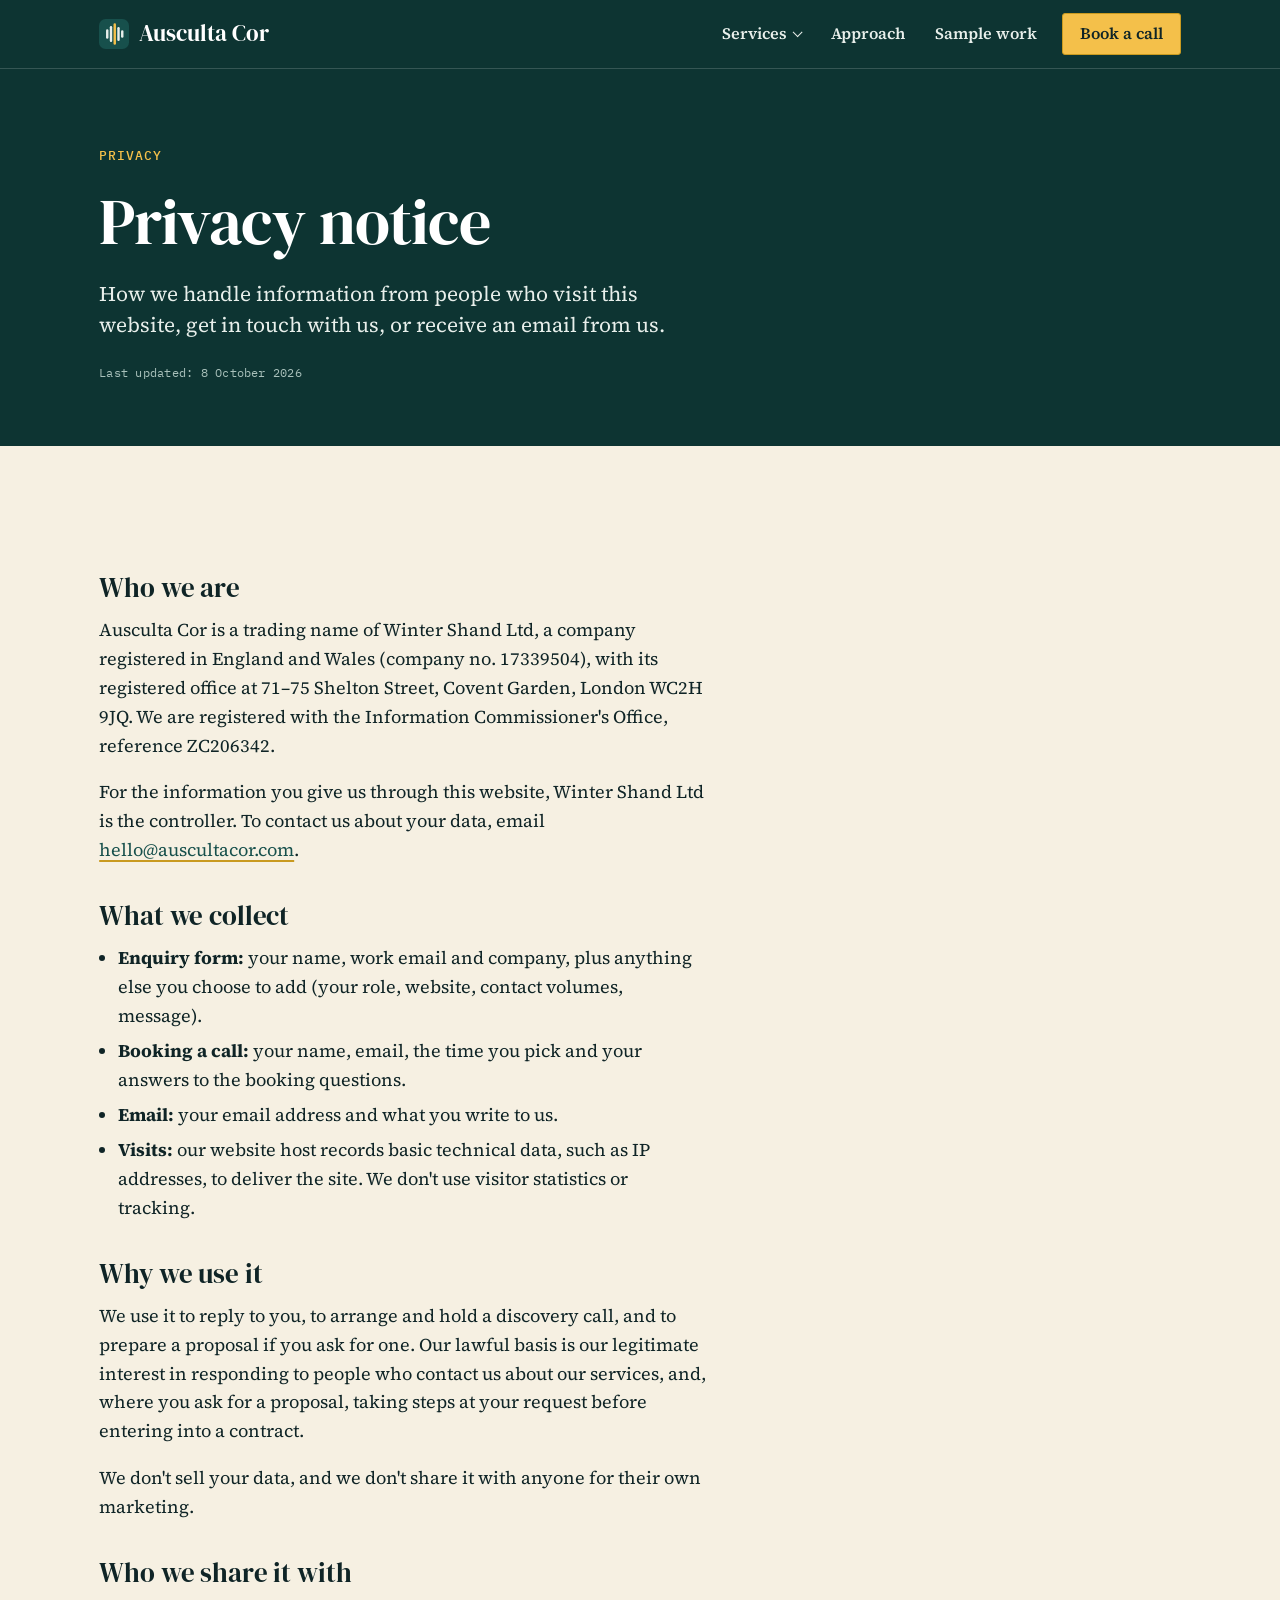
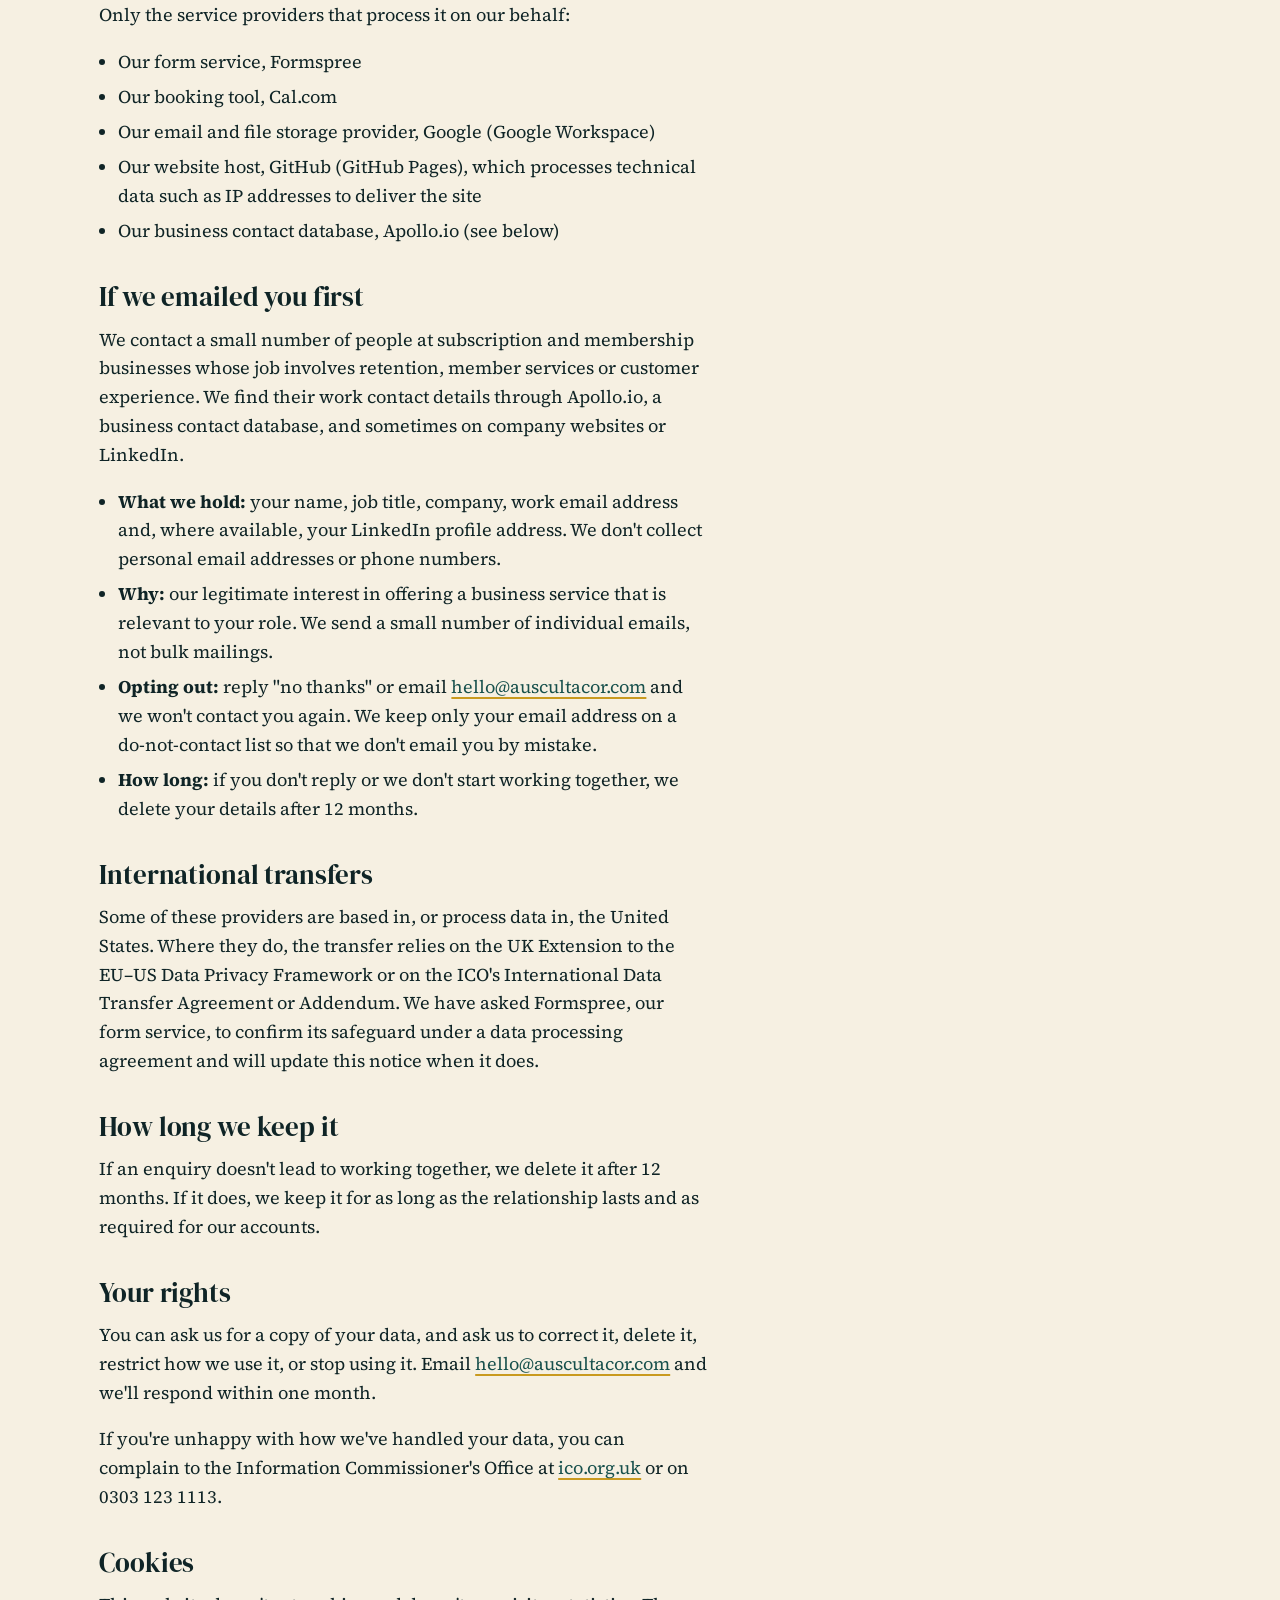
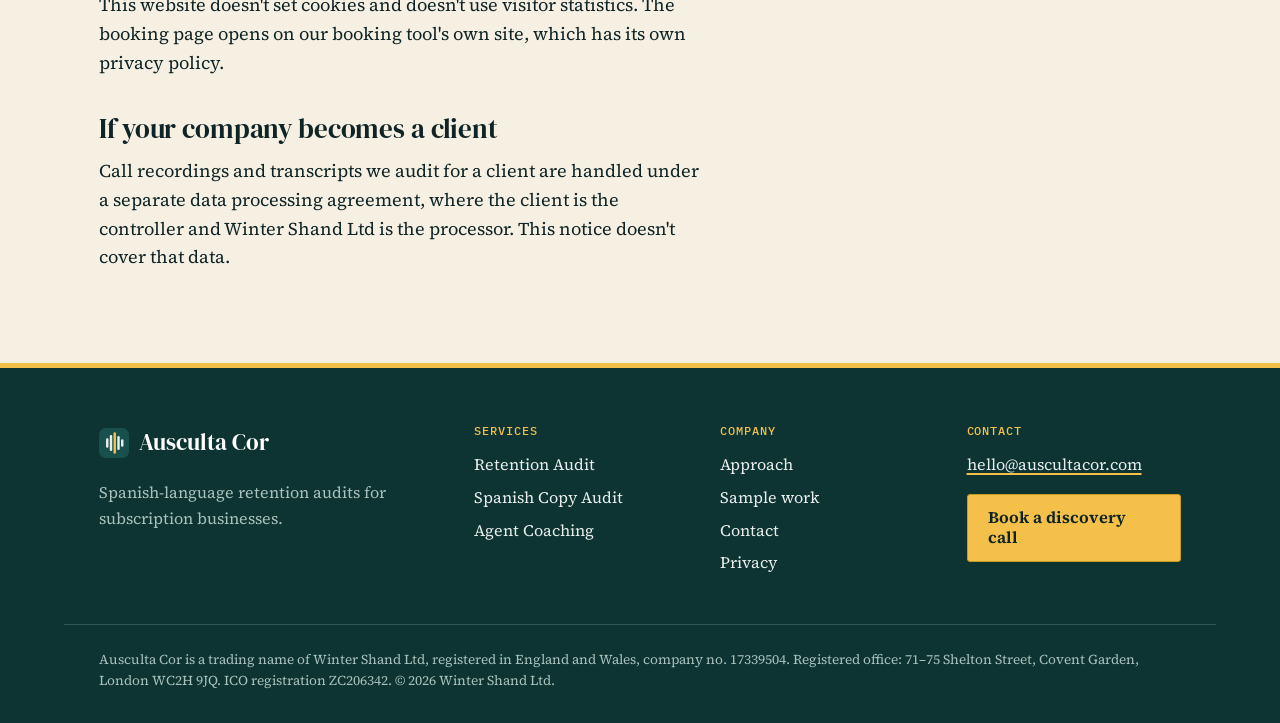
<file: privacy.html>
<!DOCTYPE html>
<html lang="en">
<head>
<meta charset="utf-8">
<meta name="viewport" content="width=device-width, initial-scale=1">
<title>Privacy notice · Ausculta Cor</title>
<meta name="description" content="How Winter Shand Ltd, trading as Ausculta Cor, handles information from website visitors and people who contact us.">
<link rel="canonical" href="https://auscultacor.com/privacy.html">
<meta property="og:type" content="website">
<meta property="og:site_name" content="Ausculta Cor">
<meta property="og:title" content="Privacy notice · Ausculta Cor">
<meta property="og:description" content="How Winter Shand Ltd, trading as Ausculta Cor, handles information from website visitors and people who contact us.">
<meta property="og:url" content="https://auscultacor.com/privacy.html">
<meta property="og:image" content="https://auscultacor.com/assets/img/og.png">
<meta name="twitter:card" content="summary_large_image">
<meta name="theme-color" content="#0d3432">
<link rel="icon" href="assets/img/favicon.svg" type="image/svg+xml">
<link rel="preload" href="assets/fonts/dm-serif-display-latin-400-normal.woff2" as="font" type="font/woff2" crossorigin>
<link rel="preload" href="assets/fonts/source-serif-4-latin-wght-normal.woff2" as="font" type="font/woff2" crossorigin>
<link rel="stylesheet" href="assets/css/site.css">
<!-- Analytics: paste the cookie-less analytics snippet here (see README). -->
<script src="assets/js/site.js" defer></script>
</head>
<body>
<a class="skip" href="#main">Skip to content</a>
<header class="site-header">
  <div class="wrap header-inner">
    <a class="brand" href="index.html"><img src="assets/img/mark.svg" alt="" width="30" height="30"><span>Ausculta Cor</span></a>
    <button class="nav-toggle" type="button" aria-expanded="false" aria-controls="site-nav">Menu</button>
    <nav id="site-nav" class="site-nav" aria-label="Main">
      <ul>
        <li class="has-sub"><details><summary>Services</summary><ul class="sub"><li><a href="retention-audit.html">Retention Audit</a></li><li><a href="spanish-copy-audit.html">Spanish Copy Audit</a></li><li><a href="agent-coaching.html">Agent Coaching</a></li></ul></details></li>
        <li><a href="approach.html">Approach</a></li>
        <li><a href="samples.html">Sample work</a></li>
        <li><a class="btn btn-primary" href="contact.html">Book a call</a></li>
      </ul>
    </nav>
  </div>
</header>
<main id="main">
<section class="page-hero">
  <div class="wrap">
    <div class="hero-copy">
      <p class="eyebrow">Privacy</p>
      <h1>Privacy notice</h1>
      <p class="lead">How we handle information from people who visit this website, get in touch with us, or receive an email from us.</p>
      <p class="caption">Last updated: 8 October 2026</p>
    </div>
  </div>
</section>

<section class="section legal-page">
  <div class="wrap prose">
    <h2>Who we are</h2>
    <p>Ausculta Cor is a trading name of Winter Shand Ltd, a company registered in England and Wales (company no. 17339504), with its registered office at 71–75 Shelton Street, Covent Garden, London WC2H 9JQ. We are registered with the Information Commissioner's Office, reference ZC206342.</p>
    <p>For the information you give us through this website, Winter Shand Ltd is the controller. To contact us about your data, email <a href="mailto:hello@auscultacor.com">hello@auscultacor.com</a>.</p>

    <h2>What we collect</h2>
    <ul>
      <li><strong>Enquiry form:</strong> your name, work email and company, plus anything else you choose to add (your role, website, contact volumes, message).</li>
      <li><strong>Booking a call:</strong> your name, email, the time you pick and your answers to the booking questions.</li>
      <li><strong>Email:</strong> your email address and what you write to us.</li>
      <li><strong>Visits:</strong> our website host records basic technical data, such as IP addresses, to deliver the site. We don't use visitor statistics or tracking.</li>
    </ul>

    <h2>Why we use it</h2>
    <p>We use it to reply to you, to arrange and hold a discovery call, and to prepare a proposal if you ask for one. Our lawful basis is our legitimate interest in responding to people who contact us about our services, and, where you ask for a proposal, taking steps at your request before entering into a contract.</p>
    <p>We don't sell your data, and we don't share it with anyone for their own marketing.</p>

    <h2>Who we share it with</h2>
    <p>Only the service providers that process it on our behalf:</p>
    <ul>
      <li>Our form service, Formspree</li>
      <li>Our booking tool, Cal.com</li>
      <li>Our email and file storage provider, Google (Google Workspace)</li>
      <li>Our website host, GitHub (GitHub Pages), which processes technical data such as IP addresses to deliver the site</li>
      <li>Our business contact database, Apollo.io (see below)</li>
    </ul>

    <h2>If we emailed you first</h2>
    <p>We contact a small number of people at subscription and membership businesses whose job involves retention, member services or customer experience. We find their work contact details through Apollo.io, a business contact database, and sometimes on company websites or LinkedIn.</p>
    <ul>
      <li><strong>What we hold:</strong> your name, job title, company, work email address and, where available, your LinkedIn profile address. We don't collect personal email addresses or phone numbers.</li>
      <li><strong>Why:</strong> our legitimate interest in offering a business service that is relevant to your role. We send a small number of individual emails, not bulk mailings.</li>
      <li><strong>Opting out:</strong> reply "no thanks" or email <a href="mailto:hello@auscultacor.com">hello@auscultacor.com</a> and we won't contact you again. We keep only your email address on a do-not-contact list so that we don't email you by mistake.</li>
      <li><strong>How long:</strong> if you don't reply or we don't start working together, we delete your details after 12 months.</li>
    </ul>

    <h2>International transfers</h2>
    <p>Some of these providers are based in, or process data in, the United States. Where they do, the transfer relies on the UK Extension to the EU–US Data Privacy Framework or on the ICO's International Data Transfer Agreement or Addendum. We have asked Formspree, our form service, to confirm its safeguard under a data processing agreement and will update this notice when it does.</p>

    <h2>How long we keep it</h2>
    <p>If an enquiry doesn't lead to working together, we delete it after 12 months. If it does, we keep it for as long as the relationship lasts and as required for our accounts.</p>

    <h2>Your rights</h2>
    <p>You can ask us for a copy of your data, and ask us to correct it, delete it, restrict how we use it, or stop using it. Email <a href="mailto:hello@auscultacor.com">hello@auscultacor.com</a> and we'll respond within one month.</p>
    <p>If you're unhappy with how we've handled your data, you can complain to the Information Commissioner's Office at <a href="https://ico.org.uk/make-a-complaint/">ico.org.uk</a> or on 0303 123 1113.</p>

    <h2>Cookies</h2>
    <p>This website doesn't set cookies and doesn't use visitor statistics. The booking page opens on our booking tool's own site, which has its own privacy policy.</p>

    <h2>If your company becomes a client</h2>
    <p>Call recordings and transcripts we audit for a client are handled under a separate data processing agreement, where the client is the controller and Winter Shand Ltd is the processor. This notice doesn't cover that data.</p>
  </div>
</section>
</main>
<footer class="site-footer">
  <div class="wrap footer-grid">
    <div class="footer-brand">
      <a class="brand" href="index.html"><img src="assets/img/mark.svg" alt="" width="30" height="30"><span>Ausculta Cor</span></a>
      <p>Spanish-language retention audits for subscription businesses.</p>
    </div>
    <div><h2>Services</h2><ul><li><a href="retention-audit.html">Retention Audit</a></li><li><a href="spanish-copy-audit.html">Spanish Copy Audit</a></li><li><a href="agent-coaching.html">Agent Coaching</a></li></ul></div>
    <div><h2>Company</h2><ul>
      <li><a href="approach.html">Approach</a></li>
      <li><a href="samples.html">Sample work</a></li>
      <li><a href="contact.html">Contact</a></li>
      <li><a href="privacy.html">Privacy</a></li>
    </ul></div>
    <div><h2>Contact</h2>
      <p><a href="mailto:hello@auscultacor.com">hello@auscultacor.com</a></p>
      <a class="btn btn-mark" href="contact.html">Book a discovery call</a>
    </div>
  </div>
  <div class="wrap legal"><p>Ausculta Cor is a trading name of Winter Shand Ltd, registered in England and Wales, company no. 17339504. Registered office: 71–75 Shelton Street, Covent Garden, London WC2H 9JQ. ICO registration ZC206342. © 2026 Winter Shand Ltd.</p></div>
</footer>
</body>
</html>
</file>
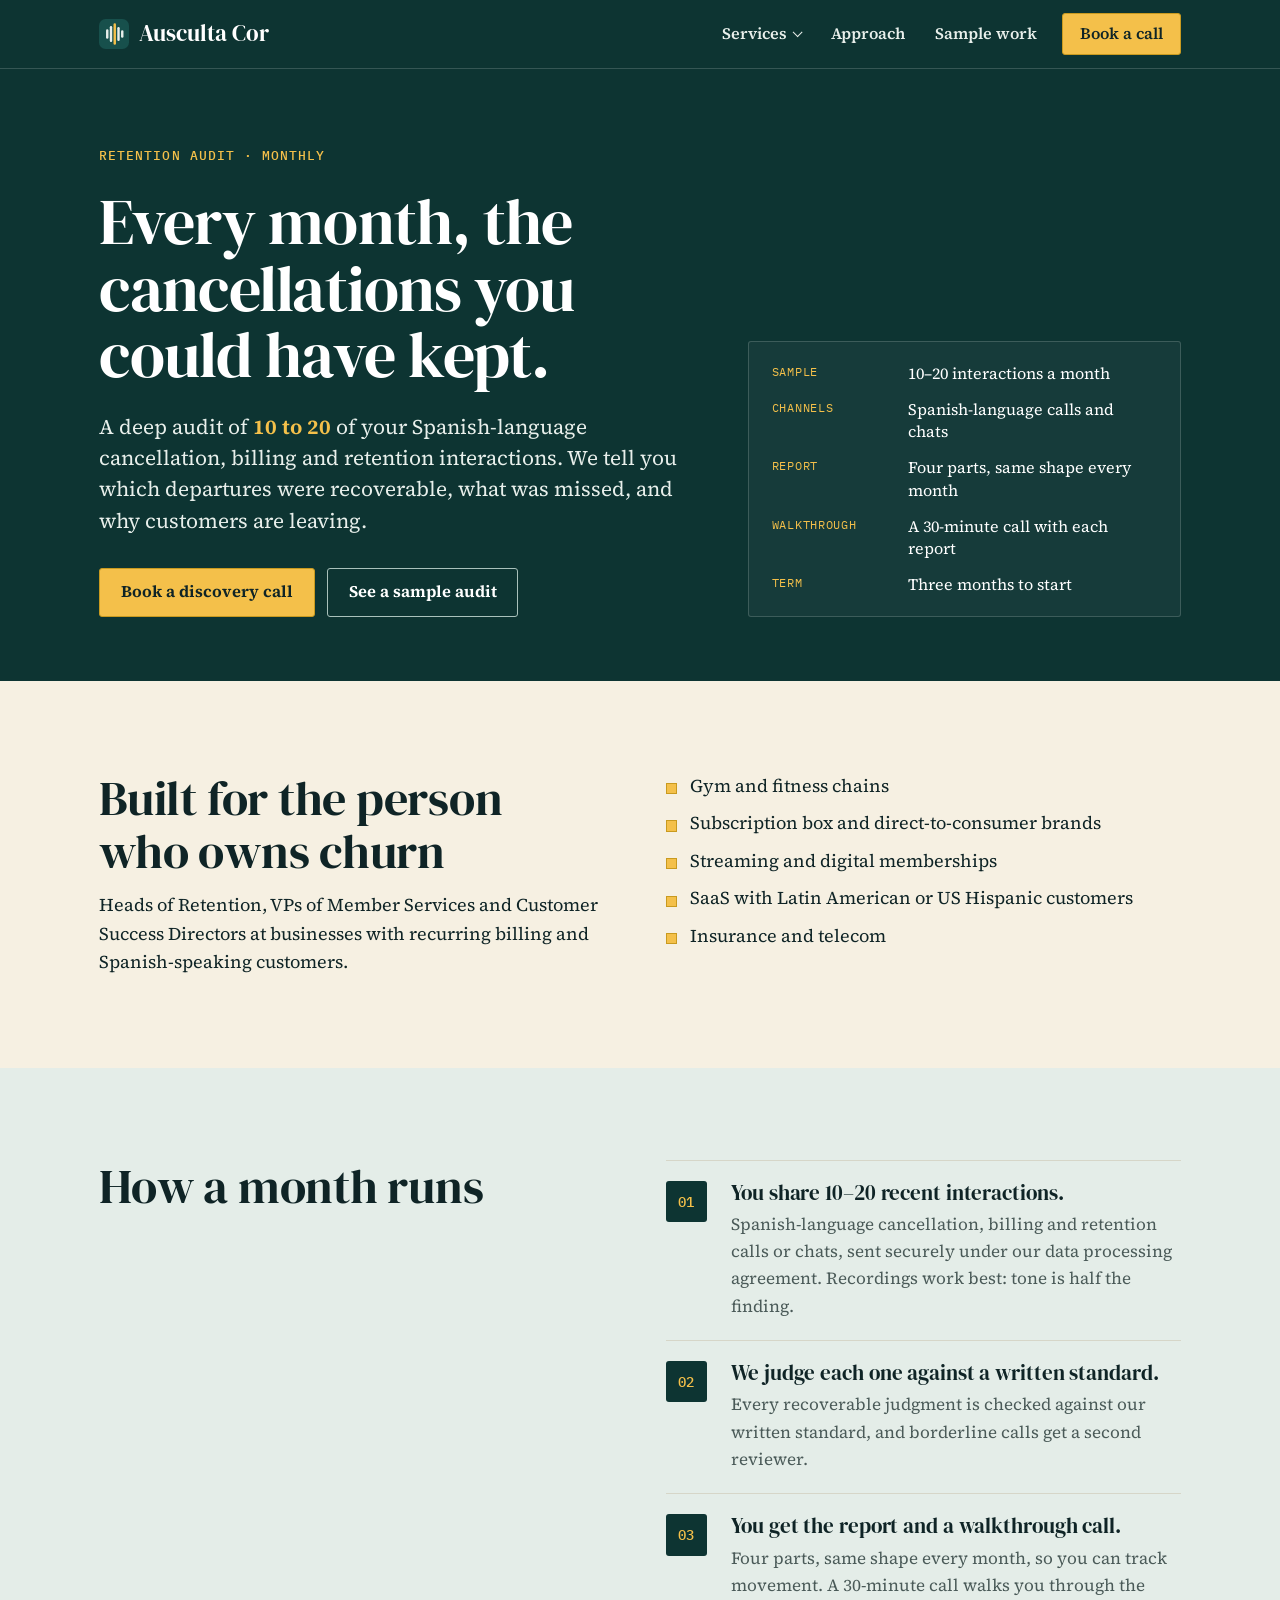
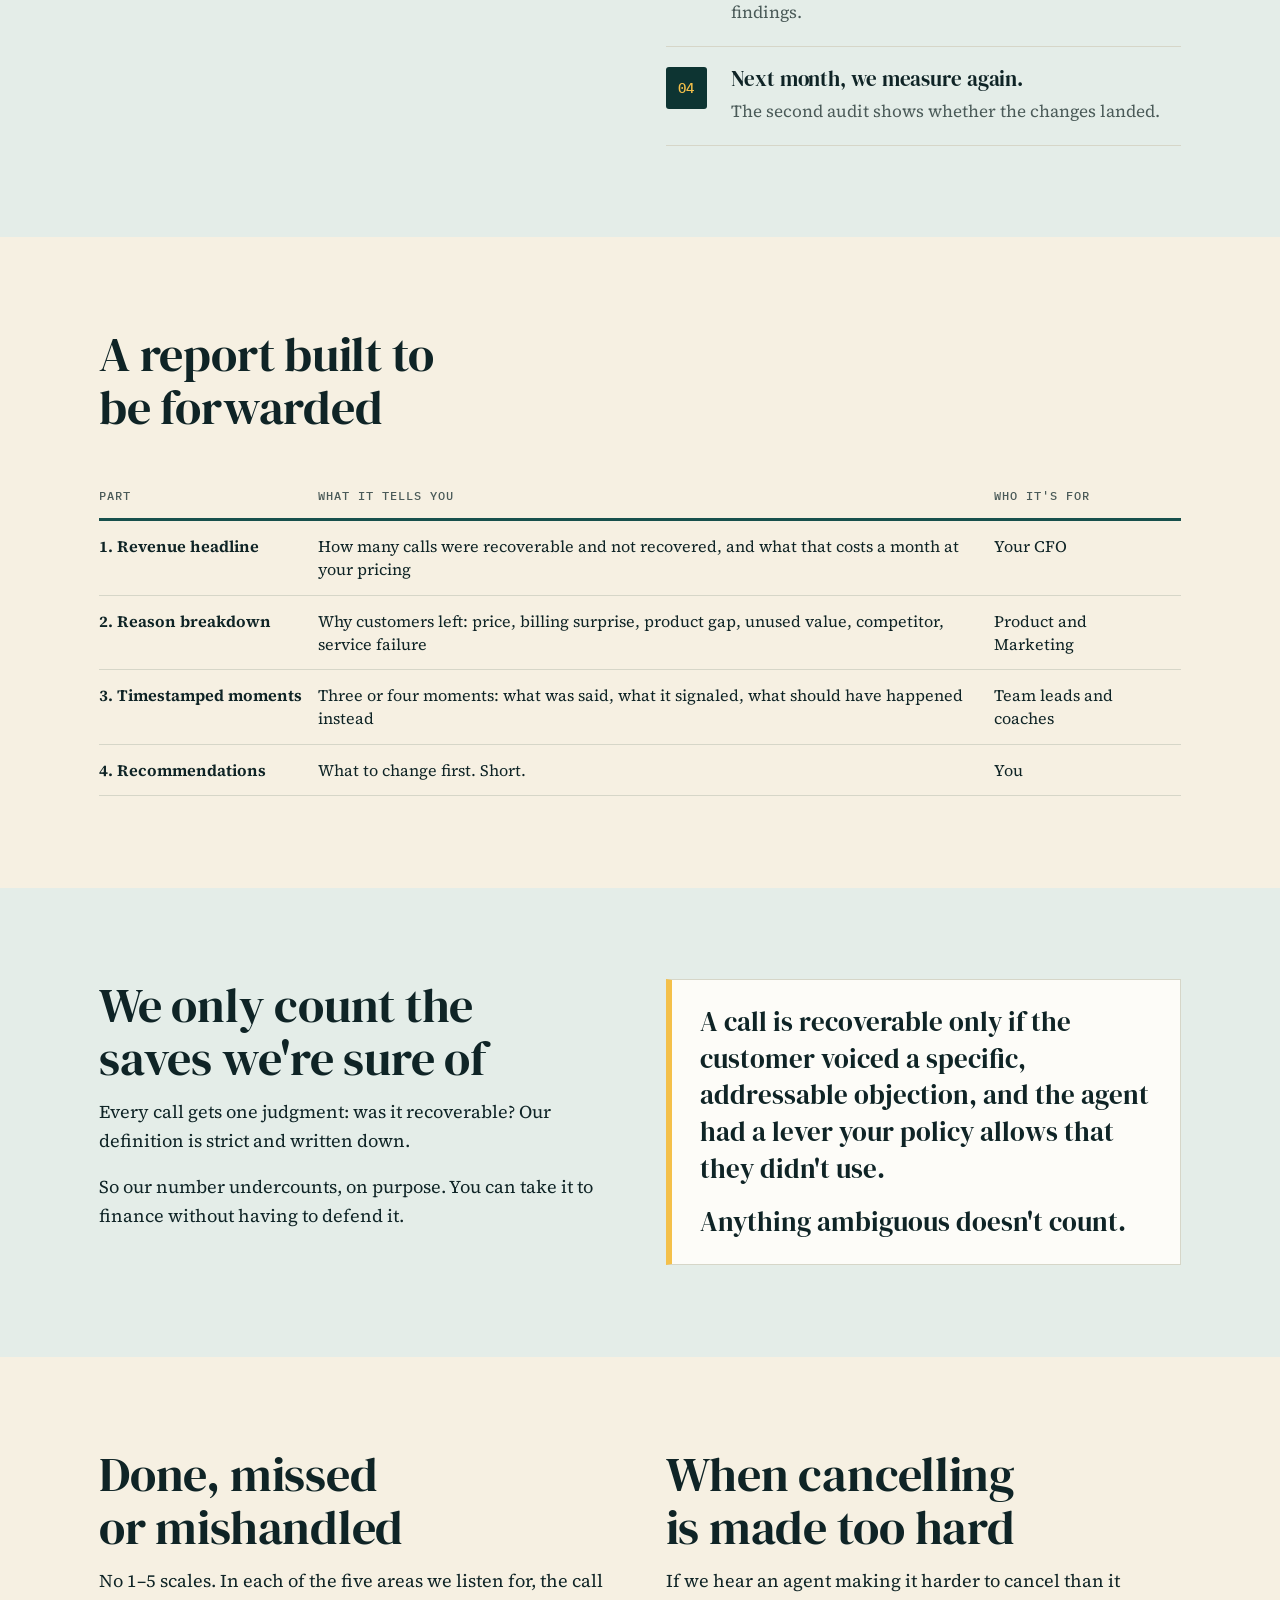
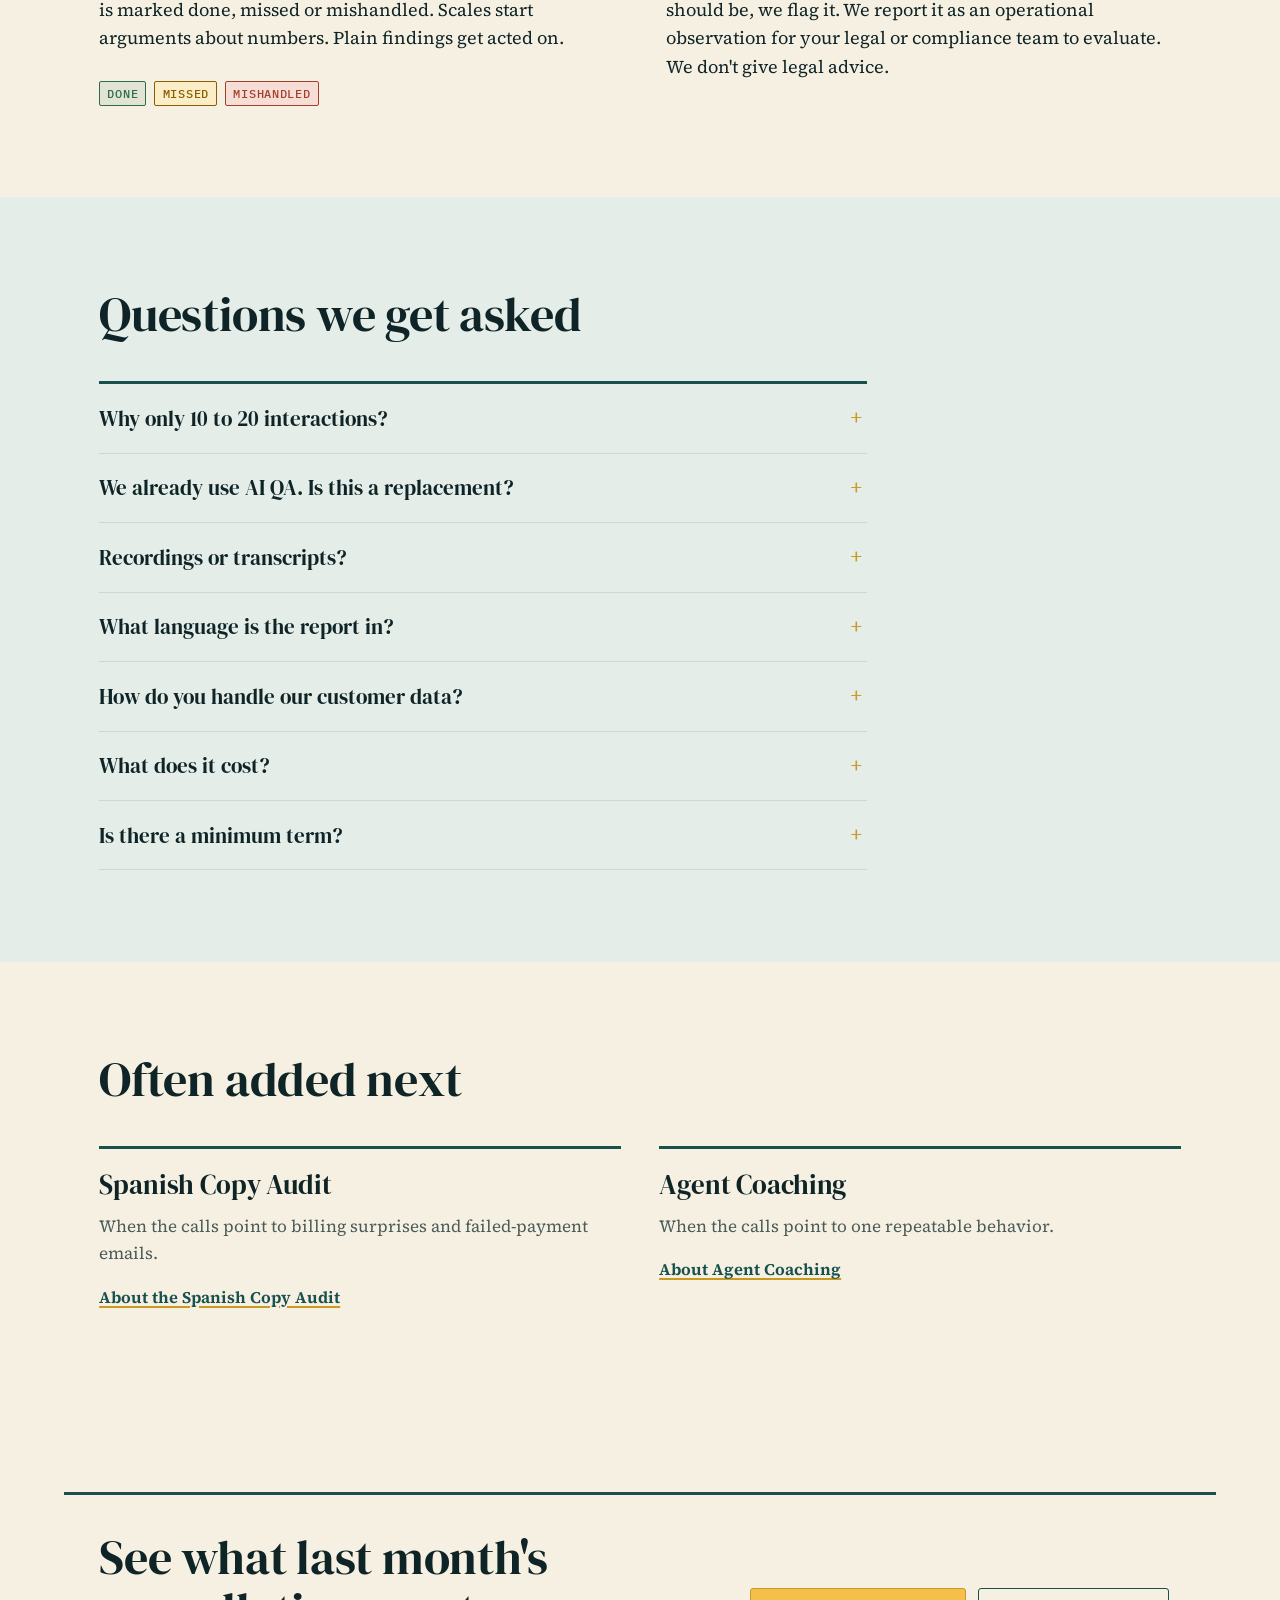
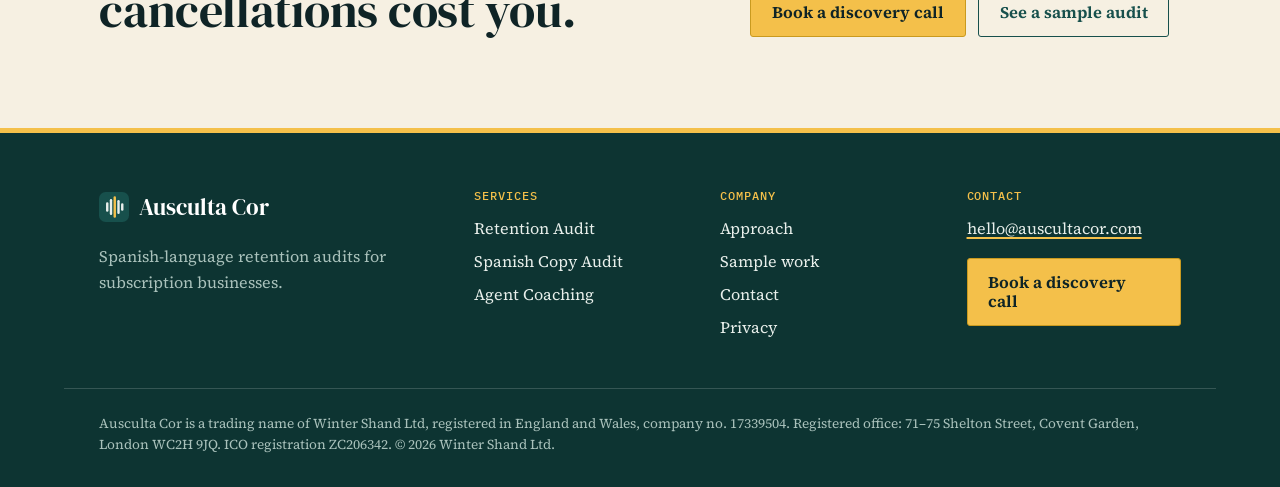
<file: retention-audit.html>
<!DOCTYPE html>
<html lang="en">
<head>
<meta charset="utf-8">
<meta name="viewport" content="width=device-width, initial-scale=1">
<title>Retention Audit · Ausculta Cor</title>
<meta name="description" content="A monthly deep audit of 10–20 Spanish-language cancellation and billing interactions, led by the revenue your team could have kept.">
<link rel="canonical" href="https://auscultacor.com/retention-audit.html">
<meta property="og:type" content="website">
<meta property="og:site_name" content="Ausculta Cor">
<meta property="og:title" content="Retention Audit · Ausculta Cor">
<meta property="og:description" content="A monthly deep audit of 10–20 Spanish-language cancellation and billing interactions, led by the revenue your team could have kept.">
<meta property="og:url" content="https://auscultacor.com/retention-audit.html">
<meta property="og:image" content="https://auscultacor.com/assets/img/og.png">
<meta name="twitter:card" content="summary_large_image">
<meta name="theme-color" content="#0d3432">
<link rel="icon" href="assets/img/favicon.svg" type="image/svg+xml">
<link rel="preload" href="assets/fonts/dm-serif-display-latin-400-normal.woff2" as="font" type="font/woff2" crossorigin>
<link rel="preload" href="assets/fonts/source-serif-4-latin-wght-normal.woff2" as="font" type="font/woff2" crossorigin>
<link rel="stylesheet" href="assets/css/site.css">
<!-- Analytics: paste the cookie-less analytics snippet here (see README). -->
<script src="assets/js/site.js" defer></script>
</head>
<body>
<a class="skip" href="#main">Skip to content</a>
<header class="site-header">
  <div class="wrap header-inner">
    <a class="brand" href="index.html"><img src="assets/img/mark.svg" alt="" width="30" height="30"><span>Ausculta Cor</span></a>
    <button class="nav-toggle" type="button" aria-expanded="false" aria-controls="site-nav">Menu</button>
    <nav id="site-nav" class="site-nav" aria-label="Main">
      <ul>
        <li class="has-sub"><details><summary>Services</summary><ul class="sub"><li><a href="retention-audit.html" aria-current="page">Retention Audit</a></li><li><a href="spanish-copy-audit.html">Spanish Copy Audit</a></li><li><a href="agent-coaching.html">Agent Coaching</a></li></ul></details></li>
        <li><a href="approach.html">Approach</a></li>
        <li><a href="samples.html">Sample work</a></li>
        <li><a class="btn btn-primary" href="contact.html">Book a call</a></li>
      </ul>
    </nav>
  </div>
</header>
<main id="main">
<section class="page-hero">
  <div class="wrap hero-grid">
    <div class="hero-copy">
      <p class="eyebrow">Retention Audit · Monthly</p>
      <h1>Every month, the cancellations you could have kept.</h1>
      <p class="lead">A deep audit of <b class="num">10 to 20</b> of your Spanish-language cancellation, billing and retention interactions. We tell you which departures were recoverable, what was missed, and why customers are leaving.</p>
      <div class="actions"><a class="btn btn-primary" href="contact.html">Book a discovery call</a><a class="btn btn-ghost" href="samples.html">See a sample audit</a></div>
    </div>
    <dl class="glance">
      <div><dt>Sample</dt><dd>10–20 interactions a month</dd></div>
      <div><dt>Channels</dt><dd>Spanish-language calls and chats</dd></div>
      <div><dt>Report</dt><dd>Four parts, same shape every month</dd></div>
      <div><dt>Walkthrough</dt><dd>A 30-minute call with each report</dd></div>
      <div><dt>Term</dt><dd>Three months to start</dd></div>
    </dl>
  </div>
</section>

<section class="section">
  <div class="wrap split">
    <div class="prose">
      <h2>Built for the person who owns churn</h2>
      <p>Heads of Retention, VPs of Member Services and Customer Success Directors at businesses with recurring billing and Spanish-speaking customers.</p>
    </div>
    <ul class="ticks">
      <li>Gym and fitness chains</li>
      <li>Subscription box and direct-to-consumer brands</li>
      <li>Streaming and digital memberships</li>
      <li>SaaS with Latin American or US Hispanic customers</li>
      <li>Insurance and telecom</li>
    </ul>
  </div>
</section>

<section class="section section-alt">
  <div class="wrap split">
    <div class="prose"><h2>How a month runs</h2></div>
    <ol class="steps">
      <li><div><h3>You share 10–20 recent interactions.</h3><p>Spanish-language cancellation, billing and retention calls or chats, sent securely under our data processing agreement. Recordings work best: tone is half the finding.</p></div></li>
      <li><div><h3>We judge each one against a written standard.</h3><p>Every recoverable judgment is checked against our written standard, and borderline calls get a second reviewer.</p></div></li>
      <li><div><h3>You get the report and a walkthrough call.</h3><p>Four parts, same shape every month, so you can track movement. A 30-minute call walks you through the findings.</p></div></li>
      <li><div><h3>Next month, we measure again.</h3><p>The second audit shows whether the changes landed.</p></div></li>
    </ol>
  </div>
</section>

<section class="section">
  <div class="wrap">
    <div class="section-head"><h2>A report built to be forwarded</h2></div>
    <div class="table-wrap">
      <table class="stack">
        <thead><tr><th scope="col">Part</th><th scope="col">What it tells you</th><th scope="col">Who it's for</th></tr></thead>
        <tbody>
          <tr><td>1. Revenue headline</td><td data-label="What it tells you">How many calls were recoverable and not recovered, and what that costs a month at your pricing</td><td class="wrap-ok" data-label="Who it's for">Your CFO</td></tr>
          <tr><td>2. Reason breakdown</td><td data-label="What it tells you">Why customers left: price, billing surprise, product gap, unused value, competitor, service failure</td><td class="wrap-ok" data-label="Who it's for">Product and Marketing</td></tr>
          <tr><td>3. Timestamped moments</td><td data-label="What it tells you">Three or four moments: what was said, what it signaled, what should have happened instead</td><td class="wrap-ok" data-label="Who it's for">Team leads and coaches</td></tr>
          <tr><td>4. Recommendations</td><td data-label="What it tells you">What to change first. Short.</td><td class="wrap-ok" data-label="Who it's for">You</td></tr>
        </tbody>
      </table>
    </div>
  </div>
</section>

<section class="section section-alt">
  <div class="wrap split">
    <div class="prose">
      <h2>We only count the saves we're sure of</h2>
      <p>Every call gets one judgment: was it recoverable? Our definition is strict and written down.</p>
      <p>So our number undercounts, on purpose. You can take it to finance without having to defend it.</p>
    </div>
    <blockquote class="definition"><p>A call is recoverable only if the customer voiced a specific, addressable objection, and the agent had a lever your policy allows that they didn't use.</p><p>Anything ambiguous doesn't count.</p></blockquote>
  </div>
</section>

<section class="section">
  <div class="wrap split">
    <div class="prose">
      <h2>Done, missed or mishandled</h2>
      <p>No 1–5 scales. In each of the five areas we listen for, the call is marked done, missed or mishandled. Scales start arguments about numbers. Plain findings get acted on.</p>
      <p class="legend"><span class="chip chip-done">Done</span> <span class="chip chip-missed">Missed</span> <span class="chip chip-bad">Mishandled</span></p>
    </div>
    <div class="prose">
      <h2>When cancelling is made too hard</h2>
      <p>If we hear an agent making it harder to cancel than it should be, we flag it. We report it as an operational observation for your legal or compliance team to evaluate. We don't give legal advice.</p>
    </div>
  </div>
</section>

<section class="section section-alt">
  <div class="wrap">
    <div class="section-head"><h2>Questions we get asked</h2></div>
    <div class="faq">
      <details><summary>Why only 10 to 20 interactions?</summary><div><p>It's a deep diagnostic sample, not coverage. Each one gets an experienced listener and a written judgment, and borderline calls get a second reviewer. Need a bigger sample? We'll quote it.</p></div></details>
      <details><summary>We already use AI QA. Is this a replacement?</summary><div><p>No. Auto-QA scores everything thinly. We go deep on a few and find what a scorecard can't hear. They work together.</p></div></details>
      <details><summary>Recordings or transcripts?</summary><div><p>Recordings where you can. Hesitation, tone and being talked over don't survive a transcript. Chat logs work as they are.</p></div></details>
      <details><summary>What language is the report in?</summary><div><p>English, with Spanish quotes translated alongside.</p></div></details>
      <details><summary>How do you handle our customer data?</summary><div><p>We act as your data processor under a written agreement. Only named auditors bound by the same terms hear your calls, and we delete recordings on the schedule you set.</p></div></details>
      <details><summary>What does it cost?</summary><div><p>It depends on your volumes and how many interactions you want audited. We quote after a short discovery call.</p></div></details>
      <details><summary>Is there a minimum term?</summary><div><p>Yes, three months to start. The second and third audits are what show the changes are working.</p></div></details>
    </div>
  </div>
</section>

<section class="section">
  <div class="wrap">
    <div class="section-head"><h2>Often added next</h2></div>
    <div class="services">
      <article class="service"><h3>Spanish Copy Audit</h3><p>When the calls point to billing surprises and failed-payment emails.</p><a class="link" href="spanish-copy-audit.html">About the Spanish Copy Audit</a></article>
      <article class="service"><h3>Agent Coaching</h3><p>When the calls point to one repeatable behavior.</p><a class="link" href="agent-coaching.html">About Agent Coaching</a></article>
    </div>
  </div>
</section>

<section class="cta">
  <div class="wrap cta-inner">
    <div><h2>See what last month's cancellations cost you.</h2></div>
    <div><div class="actions" style="margin-top:1.25rem"><a class="btn btn-primary" href="contact.html">Book a discovery call</a><a class="btn btn-ghost" href="samples.html">See a sample audit</a></div></div>
  </div>
</section>
</main>
<footer class="site-footer">
  <div class="wrap footer-grid">
    <div class="footer-brand">
      <a class="brand" href="index.html"><img src="assets/img/mark.svg" alt="" width="30" height="30"><span>Ausculta Cor</span></a>
      <p>Spanish-language retention audits for subscription businesses.</p>
    </div>
    <div><h2>Services</h2><ul><li><a href="retention-audit.html">Retention Audit</a></li><li><a href="spanish-copy-audit.html">Spanish Copy Audit</a></li><li><a href="agent-coaching.html">Agent Coaching</a></li></ul></div>
    <div><h2>Company</h2><ul>
      <li><a href="approach.html">Approach</a></li>
      <li><a href="samples.html">Sample work</a></li>
      <li><a href="contact.html">Contact</a></li>
      <li><a href="privacy.html">Privacy</a></li>
    </ul></div>
    <div><h2>Contact</h2>
      <p><a href="mailto:hello@auscultacor.com">hello@auscultacor.com</a></p>
      <a class="btn btn-mark" href="contact.html">Book a discovery call</a>
    </div>
  </div>
  <div class="wrap legal"><p>Ausculta Cor is a trading name of Winter Shand Ltd, registered in England and Wales, company no. 17339504. Registered office: 71–75 Shelton Street, Covent Garden, London WC2H 9JQ. ICO registration ZC206342. © 2026 Winter Shand Ltd.</p></div>
</footer>
</body>
</html>
</file>
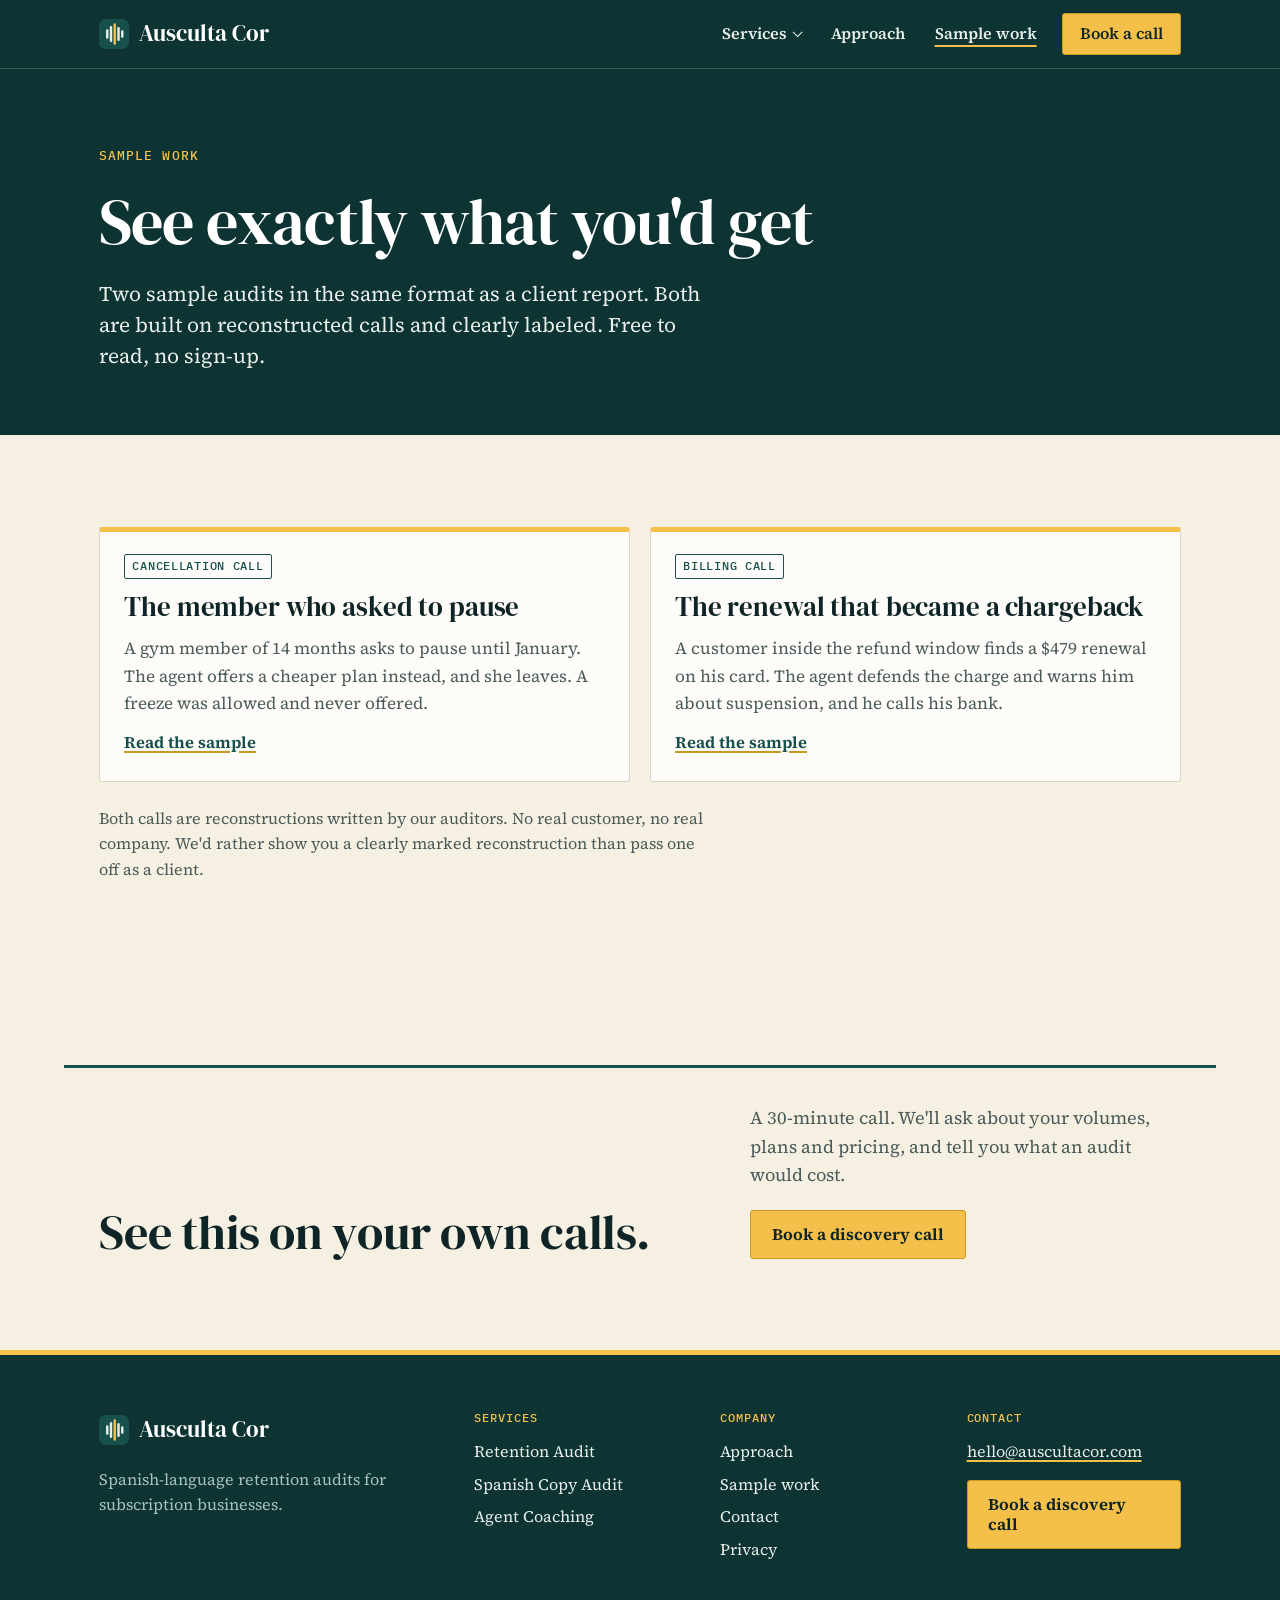
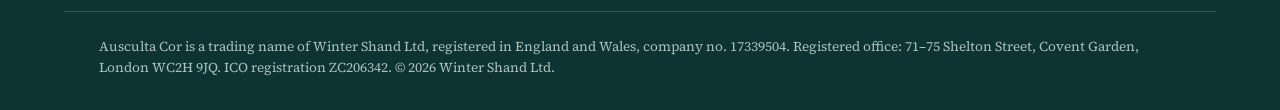
<file: samples.html>
<!DOCTYPE html>
<html lang="en">
<head>
<meta charset="utf-8">
<meta name="viewport" content="width=device-width, initial-scale=1">
<title>Sample audits · Ausculta Cor</title>
<meta name="description" content="Two sample audits in client-report format, both built on clearly labeled reconstructed calls. Free to read, no sign-up.">
<link rel="canonical" href="https://auscultacor.com/samples.html">
<meta property="og:type" content="website">
<meta property="og:site_name" content="Ausculta Cor">
<meta property="og:title" content="Sample audits · Ausculta Cor">
<meta property="og:description" content="Two sample audits in client-report format, both built on clearly labeled reconstructed calls. Free to read, no sign-up.">
<meta property="og:url" content="https://auscultacor.com/samples.html">
<meta property="og:image" content="https://auscultacor.com/assets/img/og.png">
<meta name="twitter:card" content="summary_large_image">
<meta name="theme-color" content="#0d3432">
<link rel="icon" href="assets/img/favicon.svg" type="image/svg+xml">
<link rel="preload" href="assets/fonts/dm-serif-display-latin-400-normal.woff2" as="font" type="font/woff2" crossorigin>
<link rel="preload" href="assets/fonts/source-serif-4-latin-wght-normal.woff2" as="font" type="font/woff2" crossorigin>
<link rel="stylesheet" href="assets/css/site.css">
<!-- Analytics: paste the cookie-less analytics snippet here (see README). -->
<script src="assets/js/site.js" defer></script>
</head>
<body>
<a class="skip" href="#main">Skip to content</a>
<header class="site-header">
  <div class="wrap header-inner">
    <a class="brand" href="index.html"><img src="assets/img/mark.svg" alt="" width="30" height="30"><span>Ausculta Cor</span></a>
    <button class="nav-toggle" type="button" aria-expanded="false" aria-controls="site-nav">Menu</button>
    <nav id="site-nav" class="site-nav" aria-label="Main">
      <ul>
        <li class="has-sub"><details><summary>Services</summary><ul class="sub"><li><a href="retention-audit.html">Retention Audit</a></li><li><a href="spanish-copy-audit.html">Spanish Copy Audit</a></li><li><a href="agent-coaching.html">Agent Coaching</a></li></ul></details></li>
        <li><a href="approach.html">Approach</a></li>
        <li><a href="samples.html" aria-current="page">Sample work</a></li>
        <li><a class="btn btn-primary" href="contact.html">Book a call</a></li>
      </ul>
    </nav>
  </div>
</header>
<main id="main">
<section class="page-hero">
  <div class="wrap">
    <div class="hero-copy">
      <p class="eyebrow">Sample work</p>
      <h1>See exactly what you'd get</h1>
      <p class="lead">Two sample audits in the same format as a client report. Both are built on reconstructed calls and clearly labeled. Free to read, no sign-up.</p>
    </div>
  </div>
</section>

<section class="section">
  <div class="wrap">
    <div class="samples">
      <article class="sample"><span class="chip chip-plain">Cancellation call</span><h3>The member who asked to pause</h3><p>A gym member of 14 months asks to pause until January. The agent offers a cheaper plan instead, and she leaves. A freeze was allowed and never offered.</p><a class="link" href="samples/cancellation-call.html">Read the sample</a></article>
      <article class="sample"><span class="chip chip-plain">Billing call</span><h3>The renewal that became a chargeback</h3><p>A customer inside the refund window finds a $479 renewal on his card. The agent defends the charge and warns him about suspension, and he calls his bank.</p><a class="link" href="samples/billing-call.html">Read the sample</a></article>
    </div>
    <p class="label-note">Both calls are reconstructions written by our auditors. No real customer, no real company. We'd rather show you a clearly marked reconstruction than pass one off as a client.</p>
  </div>
</section>

<section class="cta">
  <div class="wrap cta-inner">
    <div><h2>See this on your own calls.</h2></div>
    <div><p>A 30-minute call. We'll ask about your volumes, plans and pricing, and tell you what an audit would cost.</p><div class="actions" style="margin-top:1.25rem"><a class="btn btn-primary" href="contact.html">Book a discovery call</a></div></div>
  </div>
</section>
</main>
<footer class="site-footer">
  <div class="wrap footer-grid">
    <div class="footer-brand">
      <a class="brand" href="index.html"><img src="assets/img/mark.svg" alt="" width="30" height="30"><span>Ausculta Cor</span></a>
      <p>Spanish-language retention audits for subscription businesses.</p>
    </div>
    <div><h2>Services</h2><ul><li><a href="retention-audit.html">Retention Audit</a></li><li><a href="spanish-copy-audit.html">Spanish Copy Audit</a></li><li><a href="agent-coaching.html">Agent Coaching</a></li></ul></div>
    <div><h2>Company</h2><ul>
      <li><a href="approach.html">Approach</a></li>
      <li><a href="samples.html">Sample work</a></li>
      <li><a href="contact.html">Contact</a></li>
      <li><a href="privacy.html">Privacy</a></li>
    </ul></div>
    <div><h2>Contact</h2>
      <p><a href="mailto:hello@auscultacor.com">hello@auscultacor.com</a></p>
      <a class="btn btn-mark" href="contact.html">Book a discovery call</a>
    </div>
  </div>
  <div class="wrap legal"><p>Ausculta Cor is a trading name of Winter Shand Ltd, registered in England and Wales, company no. 17339504. Registered office: 71–75 Shelton Street, Covent Garden, London WC2H 9JQ. ICO registration ZC206342. © 2026 Winter Shand Ltd.</p></div>
</footer>
</body>
</html>
</file>
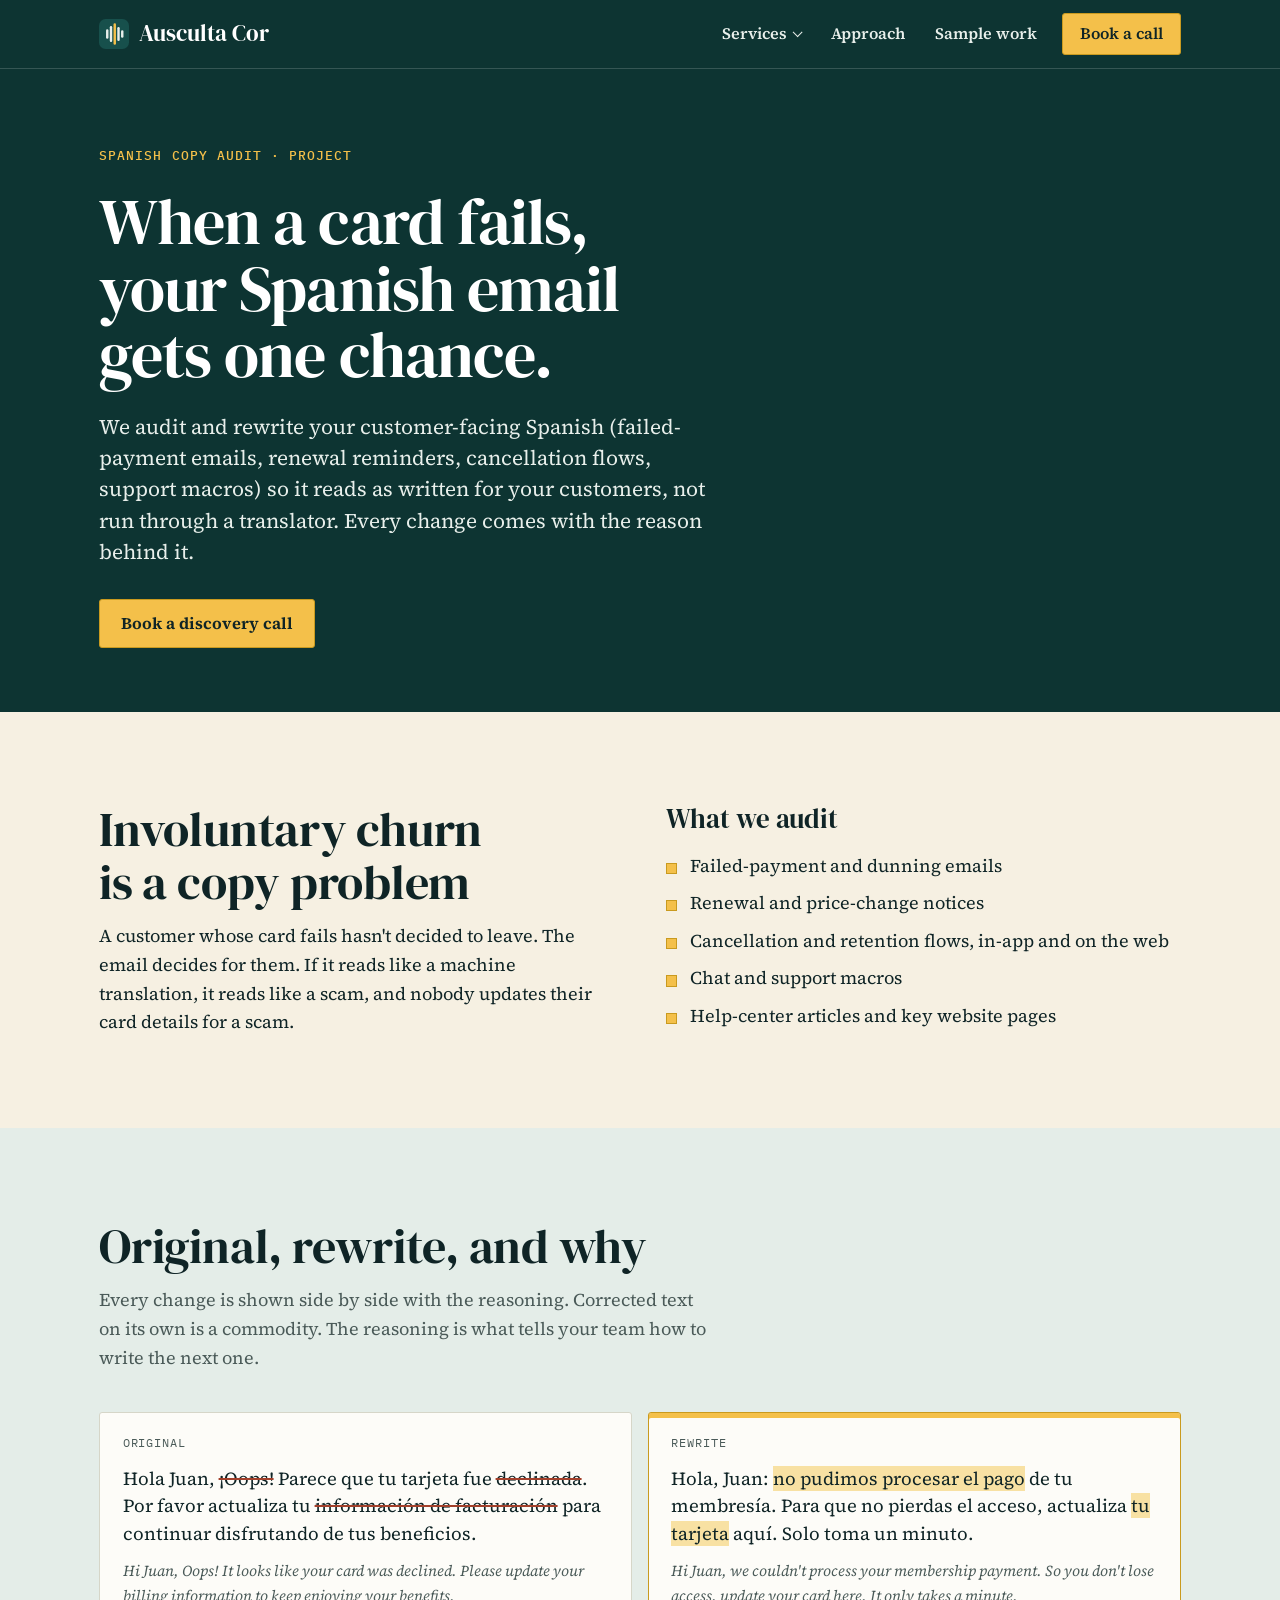
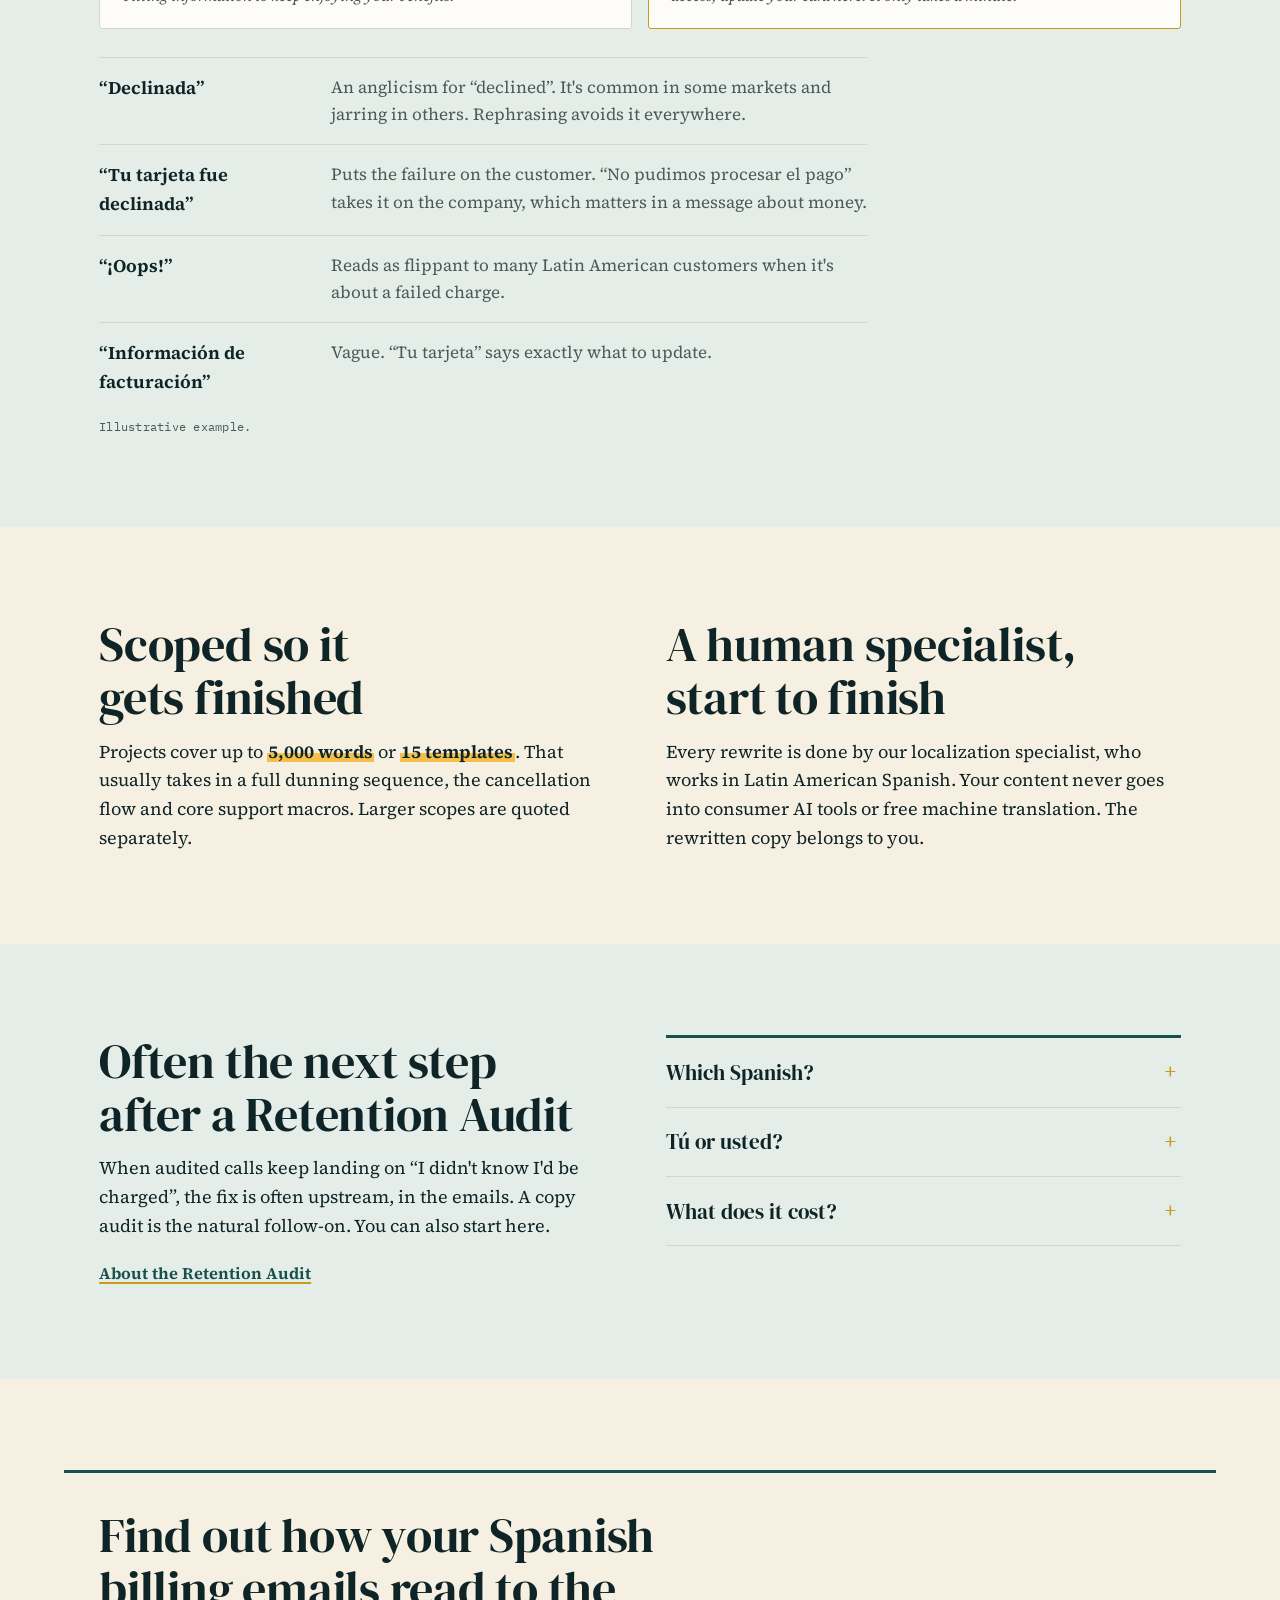
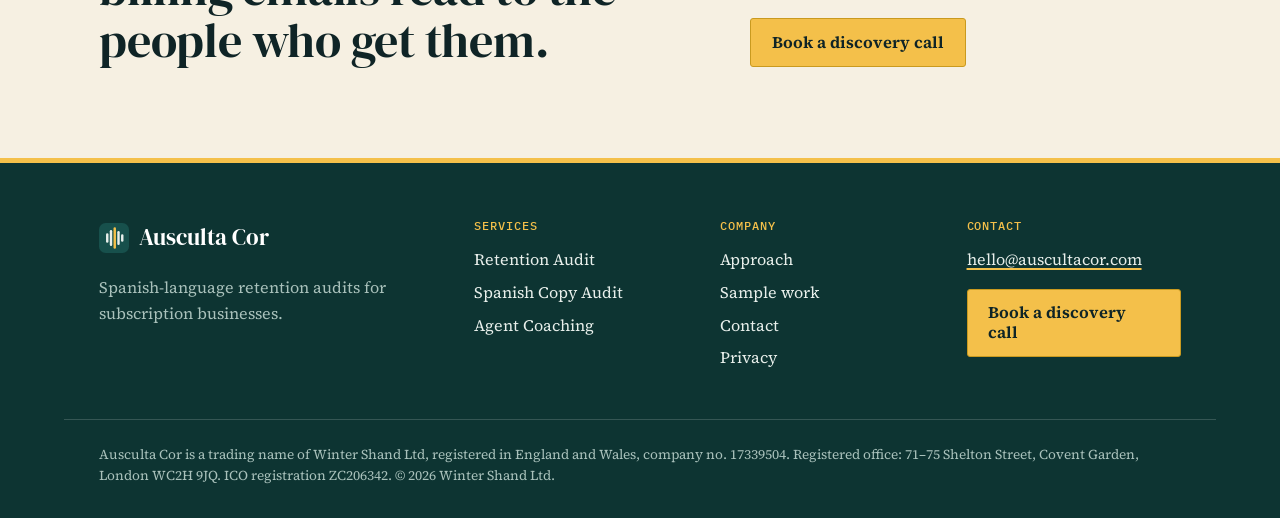
<file: spanish-copy-audit.html>
<!DOCTYPE html>
<html lang="en">
<head>
<meta charset="utf-8">
<meta name="viewport" content="width=device-width, initial-scale=1">
<title>Spanish Copy Audit · Ausculta Cor</title>
<meta name="description" content="Failed-payment emails, renewal notices and support macros rewritten for Spanish-speaking customers, with the reasoning behind every change.">
<link rel="canonical" href="https://auscultacor.com/spanish-copy-audit.html">
<meta property="og:type" content="website">
<meta property="og:site_name" content="Ausculta Cor">
<meta property="og:title" content="Spanish Copy Audit · Ausculta Cor">
<meta property="og:description" content="Failed-payment emails, renewal notices and support macros rewritten for Spanish-speaking customers, with the reasoning behind every change.">
<meta property="og:url" content="https://auscultacor.com/spanish-copy-audit.html">
<meta property="og:image" content="https://auscultacor.com/assets/img/og.png">
<meta name="twitter:card" content="summary_large_image">
<meta name="theme-color" content="#0d3432">
<link rel="icon" href="assets/img/favicon.svg" type="image/svg+xml">
<link rel="preload" href="assets/fonts/dm-serif-display-latin-400-normal.woff2" as="font" type="font/woff2" crossorigin>
<link rel="preload" href="assets/fonts/source-serif-4-latin-wght-normal.woff2" as="font" type="font/woff2" crossorigin>
<link rel="stylesheet" href="assets/css/site.css">
<!-- Analytics: paste the cookie-less analytics snippet here (see README). -->
<script src="assets/js/site.js" defer></script>
</head>
<body>
<a class="skip" href="#main">Skip to content</a>
<header class="site-header">
  <div class="wrap header-inner">
    <a class="brand" href="index.html"><img src="assets/img/mark.svg" alt="" width="30" height="30"><span>Ausculta Cor</span></a>
    <button class="nav-toggle" type="button" aria-expanded="false" aria-controls="site-nav">Menu</button>
    <nav id="site-nav" class="site-nav" aria-label="Main">
      <ul>
        <li class="has-sub"><details><summary>Services</summary><ul class="sub"><li><a href="retention-audit.html">Retention Audit</a></li><li><a href="spanish-copy-audit.html" aria-current="page">Spanish Copy Audit</a></li><li><a href="agent-coaching.html">Agent Coaching</a></li></ul></details></li>
        <li><a href="approach.html">Approach</a></li>
        <li><a href="samples.html">Sample work</a></li>
        <li><a class="btn btn-primary" href="contact.html">Book a call</a></li>
      </ul>
    </nav>
  </div>
</header>
<main id="main">
<section class="page-hero">
  <div class="wrap">
    <div class="hero-copy">
      <p class="eyebrow">Spanish Copy Audit · Project</p>
      <h1>When a card fails, your Spanish email gets one chance.</h1>
      <p class="lead">We audit and rewrite your customer-facing Spanish (failed-payment emails, renewal reminders, cancellation flows, support macros) so it reads as written for your customers, not run through a translator. Every change comes with the reason behind it.</p>
      <div class="actions"><a class="btn btn-primary" href="contact.html">Book a discovery call</a></div>
    </div>
  </div>
</section>

<section class="section">
  <div class="wrap split">
    <div class="prose">
      <h2>Involuntary churn is a copy problem</h2>
      <p>A customer whose card fails hasn't decided to leave. The email decides for them. If it reads like a machine translation, it reads like a scam, and nobody updates their card details for a scam.</p>
    </div>
    <div>
      <h3 style="margin-bottom:1rem">What we audit</h3>
      <ul class="ticks">
        <li>Failed-payment and dunning emails</li>
        <li>Renewal and price-change notices</li>
        <li>Cancellation and retention flows, in-app and on the web</li>
        <li>Chat and support macros</li>
        <li>Help-center articles and key website pages</li>
      </ul>
    </div>
  </div>
</section>

<section class="section section-alt">
  <div class="wrap">
    <div class="section-head">
      <h2>Original, rewrite, and why</h2>
      <p>Every change is shown side by side with the reasoning. Corrected text on its own is a commodity. The reasoning is what tells your team how to write the next one.</p>
    </div>
    <div class="compare">
      <figure>
        <figcaption>Original</figcaption>
        <p class="es" lang="es">Hola Juan, <span class="strike">¡Oops!</span> Parece que tu tarjeta fue <span class="strike">declinada</span>. Por favor actualiza tu <span class="strike">información de facturación</span> para continuar disfrutando de tus beneficios.</p>
        <p class="en">Hi Juan, Oops! It looks like your card was declined. Please update your billing information to keep enjoying your benefits.</p>
      </figure>
      <figure class="after-copy">
        <figcaption>Rewrite</figcaption>
        <p class="es" lang="es">Hola, Juan: <span class="ins">no pudimos procesar el pago</span> de tu membresía. Para que no pierdas el acceso, actualiza <span class="ins">tu tarjeta</span> aquí. Solo toma un minuto.</p>
        <p class="en">Hi Juan, we couldn't process your membership payment. So you don't lose access, update your card here. It only takes a minute.</p>
      </figure>
    </div>
    <dl class="reasons">
      <div><dt lang="es">“Declinada”</dt><dd>An anglicism for “declined”. It's common in some markets and jarring in others. Rephrasing avoids it everywhere.</dd></div>
      <div><dt lang="es">“Tu tarjeta fue declinada”</dt><dd>Puts the failure on the customer. “No pudimos procesar el pago” takes it on the company, which matters in a message about money.</dd></div>
      <div><dt lang="es">“¡Oops!”</dt><dd>Reads as flippant to many Latin American customers when it's about a failed charge.</dd></div>
      <div><dt lang="es">“Información de facturación”</dt><dd>Vague. “Tu tarjeta” says exactly what to update.</dd></div>
    </dl>
    <p class="caption" style="margin-top:1.25rem">Illustrative example.</p>
  </div>
</section>

<section class="section">
  <div class="wrap split">
    <div class="prose">
      <h2>Scoped so it gets finished</h2>
      <p>Projects cover up to <b class="num">5,000 words</b> or <b class="num">15 templates</b>. That usually takes in a full dunning sequence, the cancellation flow and core support macros. Larger scopes are quoted separately.</p>
    </div>
    <div class="prose">
      <h2>A human specialist, start to finish</h2>
      <p>Every rewrite is done by our localization specialist, who works in Latin American Spanish. Your content never goes into consumer AI tools or free machine translation. The rewritten copy belongs to you.</p>
    </div>
  </div>
</section>

<section class="section section-alt">
  <div class="wrap split">
    <div class="prose">
      <h2>Often the next step after a Retention Audit</h2>
      <p>When audited calls keep landing on “I didn't know I'd be charged”, the fix is often upstream, in the emails. A copy audit is the natural follow-on. You can also start here.</p>
      <p><a class="link" href="retention-audit.html">About the Retention Audit</a></p>
    </div>
    <div class="faq">
      <details><summary>Which Spanish?</summary><div><p>Latin American Spanish, adjusted for your main markets. If one version won't serve all of them, we'll tell you where it breaks.</p></div></details>
      <details><summary>Tú or usted?</summary><div><p>We'll recommend one for your brand and customers, then apply it consistently. Mixing the two is a common sign of translated copy.</p></div></details>
      <details><summary>What does it cost?</summary><div><p>It depends on scope. We quote after a short call and a look at the material.</p></div></details>
    </div>
  </div>
</section>

<section class="cta">
  <div class="wrap cta-inner">
    <div><h2>Find out how your Spanish billing emails read to the people who get them.</h2></div>
    <div><div class="actions" style="margin-top:1.25rem"><a class="btn btn-primary" href="contact.html">Book a discovery call</a></div></div>
  </div>
</section>
</main>
<footer class="site-footer">
  <div class="wrap footer-grid">
    <div class="footer-brand">
      <a class="brand" href="index.html"><img src="assets/img/mark.svg" alt="" width="30" height="30"><span>Ausculta Cor</span></a>
      <p>Spanish-language retention audits for subscription businesses.</p>
    </div>
    <div><h2>Services</h2><ul><li><a href="retention-audit.html">Retention Audit</a></li><li><a href="spanish-copy-audit.html">Spanish Copy Audit</a></li><li><a href="agent-coaching.html">Agent Coaching</a></li></ul></div>
    <div><h2>Company</h2><ul>
      <li><a href="approach.html">Approach</a></li>
      <li><a href="samples.html">Sample work</a></li>
      <li><a href="contact.html">Contact</a></li>
      <li><a href="privacy.html">Privacy</a></li>
    </ul></div>
    <div><h2>Contact</h2>
      <p><a href="mailto:hello@auscultacor.com">hello@auscultacor.com</a></p>
      <a class="btn btn-mark" href="contact.html">Book a discovery call</a>
    </div>
  </div>
  <div class="wrap legal"><p>Ausculta Cor is a trading name of Winter Shand Ltd, registered in England and Wales, company no. 17339504. Registered office: 71–75 Shelton Street, Covent Garden, London WC2H 9JQ. ICO registration ZC206342. © 2026 Winter Shand Ltd.</p></div>
</footer>
</body>
</html>
</file>
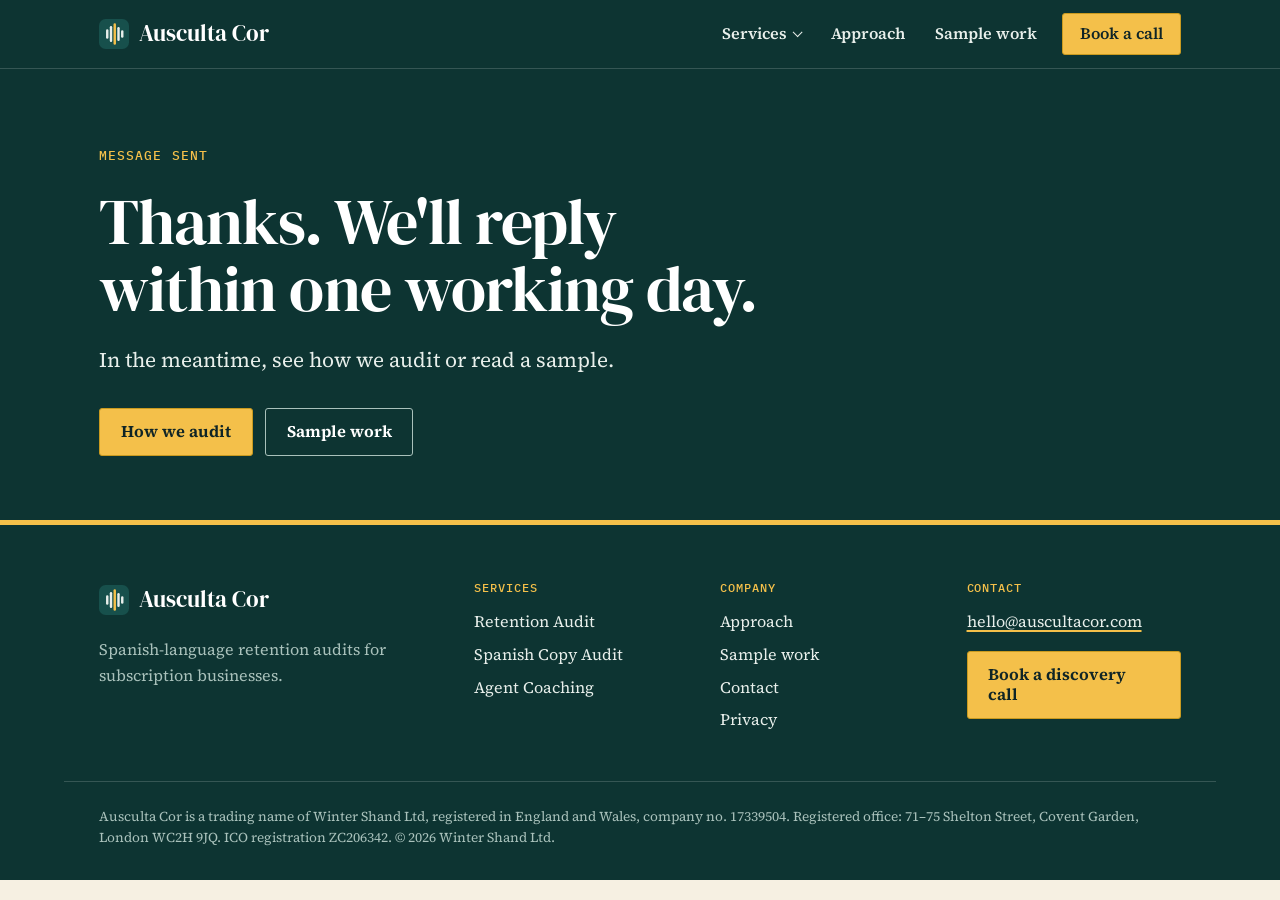
<file: thanks.html>
<!DOCTYPE html>
<html lang="en">
<head>
<meta charset="utf-8">
<meta name="viewport" content="width=device-width, initial-scale=1">
<title>Thanks · Ausculta Cor</title>
<meta name="description" content="Thanks for getting in touch with Ausculta Cor.">
<meta name="robots" content="noindex">
<link rel="canonical" href="https://auscultacor.com/thanks.html">
<meta property="og:type" content="website">
<meta property="og:site_name" content="Ausculta Cor">
<meta property="og:title" content="Thanks · Ausculta Cor">
<meta property="og:description" content="Thanks for getting in touch with Ausculta Cor.">
<meta property="og:url" content="https://auscultacor.com/thanks.html">
<meta property="og:image" content="https://auscultacor.com/assets/img/og.png">
<meta name="twitter:card" content="summary_large_image">
<meta name="theme-color" content="#0d3432">
<link rel="icon" href="assets/img/favicon.svg" type="image/svg+xml">
<link rel="preload" href="assets/fonts/dm-serif-display-latin-400-normal.woff2" as="font" type="font/woff2" crossorigin>
<link rel="preload" href="assets/fonts/source-serif-4-latin-wght-normal.woff2" as="font" type="font/woff2" crossorigin>
<link rel="stylesheet" href="assets/css/site.css">
<!-- Analytics: paste the cookie-less analytics snippet here (see README). -->
<script src="assets/js/site.js" defer></script>
</head>
<body>
<a class="skip" href="#main">Skip to content</a>
<header class="site-header">
  <div class="wrap header-inner">
    <a class="brand" href="index.html"><img src="assets/img/mark.svg" alt="" width="30" height="30"><span>Ausculta Cor</span></a>
    <button class="nav-toggle" type="button" aria-expanded="false" aria-controls="site-nav">Menu</button>
    <nav id="site-nav" class="site-nav" aria-label="Main">
      <ul>
        <li class="has-sub"><details><summary>Services</summary><ul class="sub"><li><a href="retention-audit.html">Retention Audit</a></li><li><a href="spanish-copy-audit.html">Spanish Copy Audit</a></li><li><a href="agent-coaching.html">Agent Coaching</a></li></ul></details></li>
        <li><a href="approach.html">Approach</a></li>
        <li><a href="samples.html">Sample work</a></li>
        <li><a class="btn btn-primary" href="contact.html">Book a call</a></li>
      </ul>
    </nav>
  </div>
</header>
<main id="main">
<section class="page-hero" style="border-bottom:0">
  <div class="wrap">
    <div class="hero-copy">
      <p class="eyebrow">Message sent</p>
      <h1>Thanks. We'll reply within one working day.</h1>
      <p class="lead">In the meantime, see how we audit or read a sample.</p>
      <div class="actions"><a class="btn btn-primary" href="approach.html">How we audit</a><a class="btn btn-ghost" href="samples.html">Sample work</a></div>
    </div>
  </div>
</section>
</main>
<footer class="site-footer">
  <div class="wrap footer-grid">
    <div class="footer-brand">
      <a class="brand" href="index.html"><img src="assets/img/mark.svg" alt="" width="30" height="30"><span>Ausculta Cor</span></a>
      <p>Spanish-language retention audits for subscription businesses.</p>
    </div>
    <div><h2>Services</h2><ul><li><a href="retention-audit.html">Retention Audit</a></li><li><a href="spanish-copy-audit.html">Spanish Copy Audit</a></li><li><a href="agent-coaching.html">Agent Coaching</a></li></ul></div>
    <div><h2>Company</h2><ul>
      <li><a href="approach.html">Approach</a></li>
      <li><a href="samples.html">Sample work</a></li>
      <li><a href="contact.html">Contact</a></li>
      <li><a href="privacy.html">Privacy</a></li>
    </ul></div>
    <div><h2>Contact</h2>
      <p><a href="mailto:hello@auscultacor.com">hello@auscultacor.com</a></p>
      <a class="btn btn-mark" href="contact.html">Book a discovery call</a>
    </div>
  </div>
  <div class="wrap legal"><p>Ausculta Cor is a trading name of Winter Shand Ltd, registered in England and Wales, company no. 17339504. Registered office: 71–75 Shelton Street, Covent Garden, London WC2H 9JQ. ICO registration ZC206342. © 2026 Winter Shand Ltd.</p></div>
</footer>
</body>
</html>
</file>
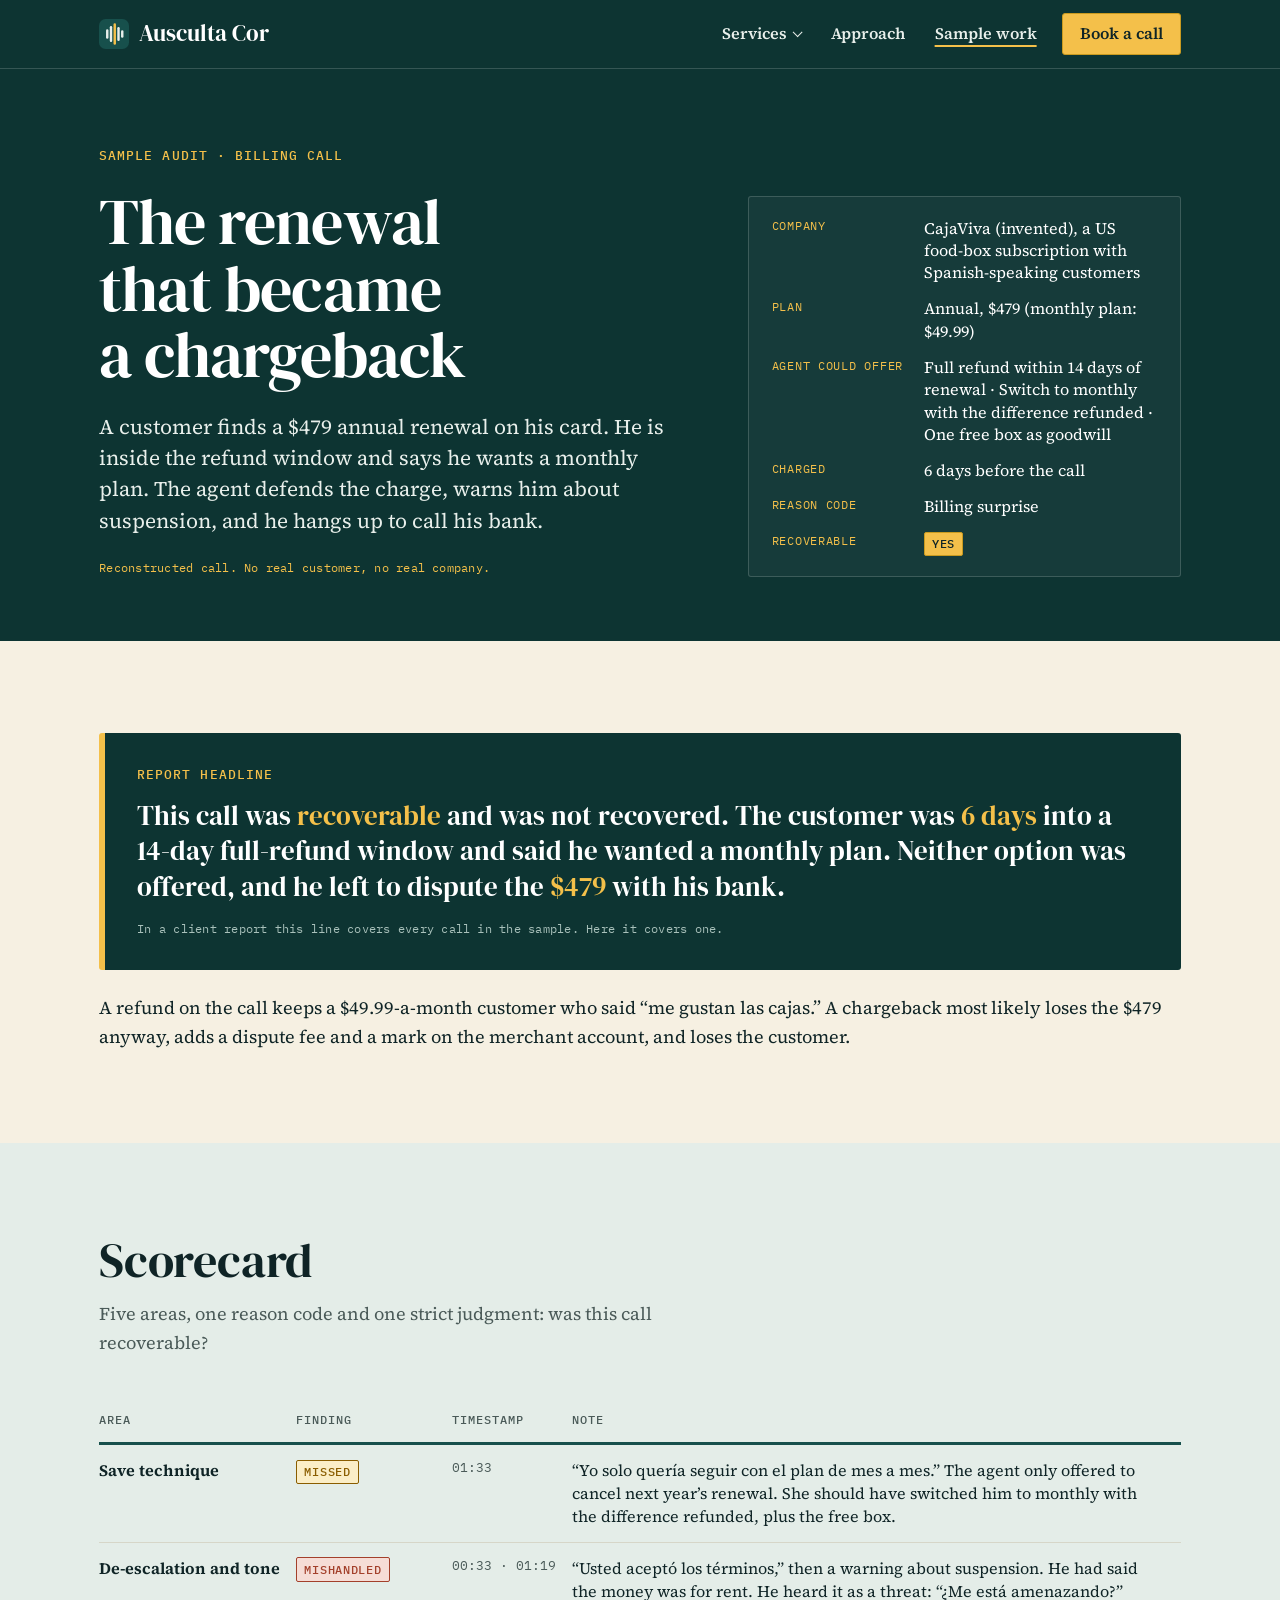
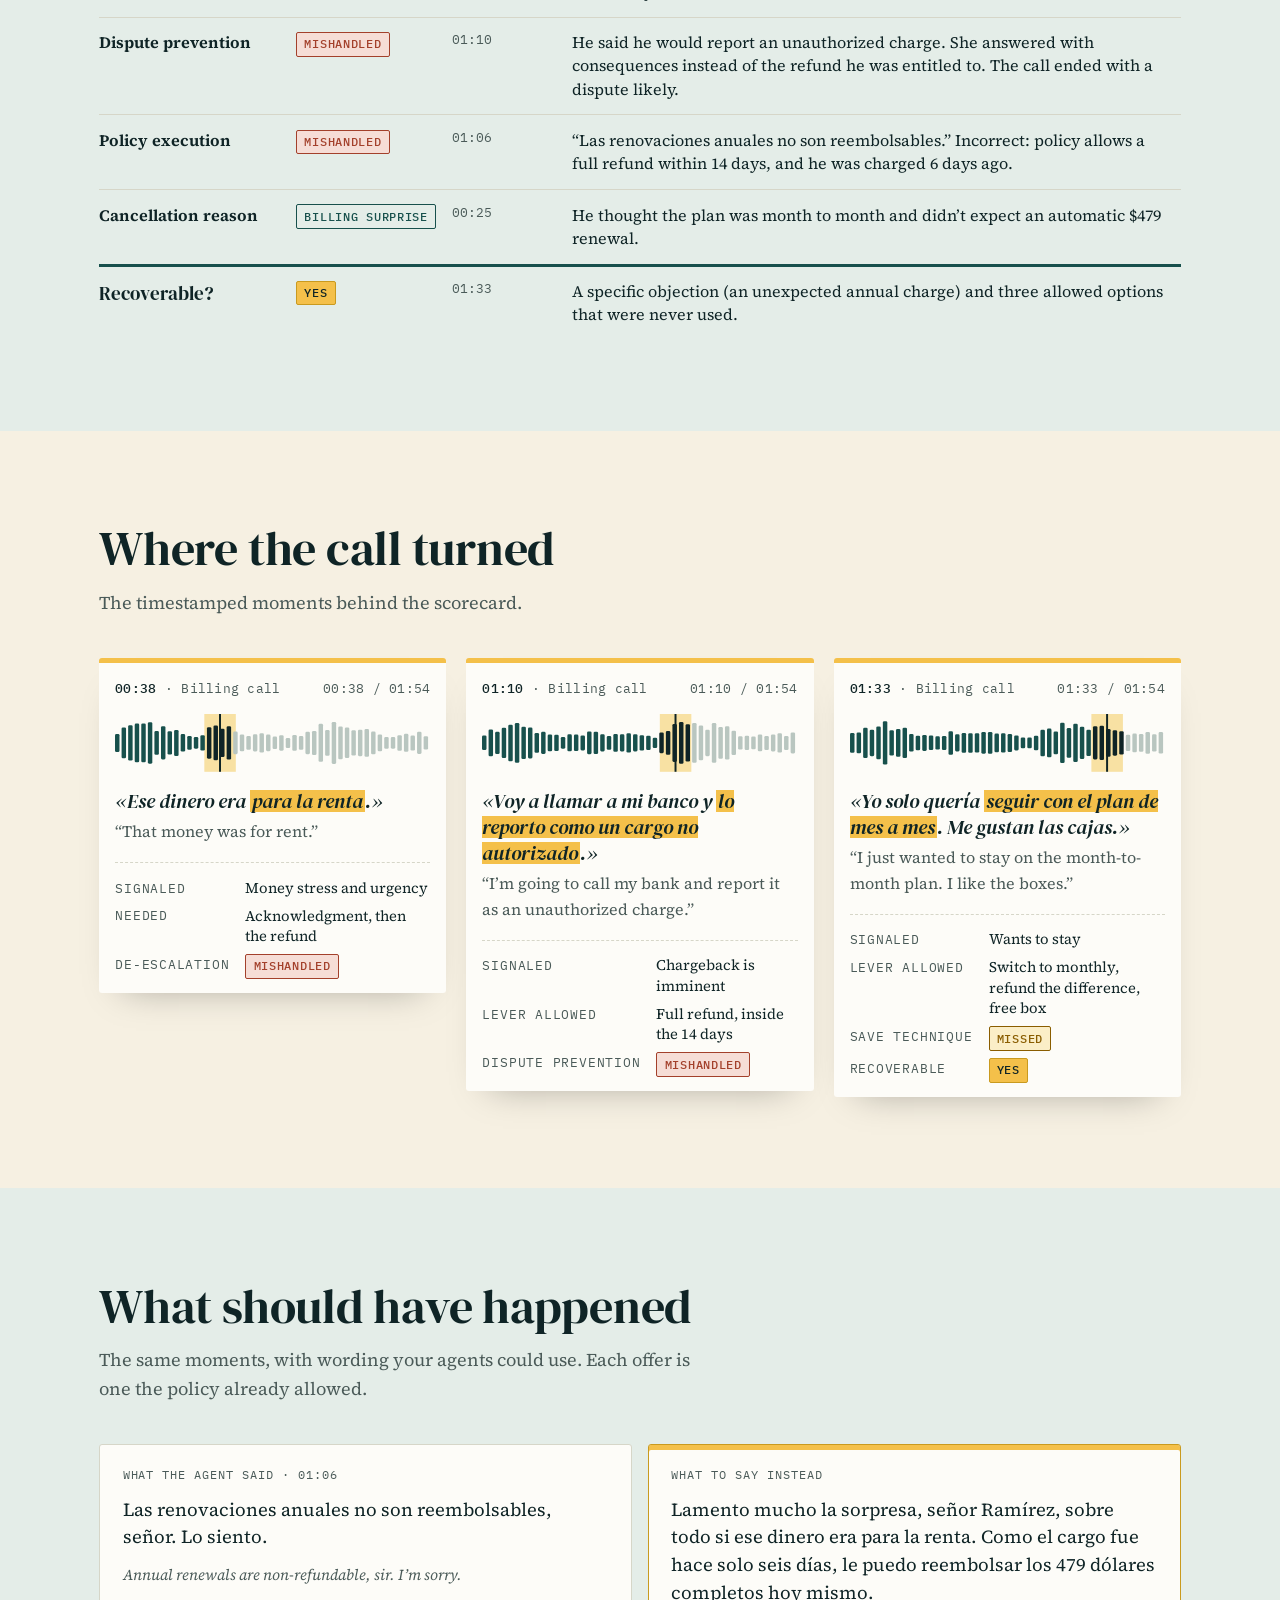
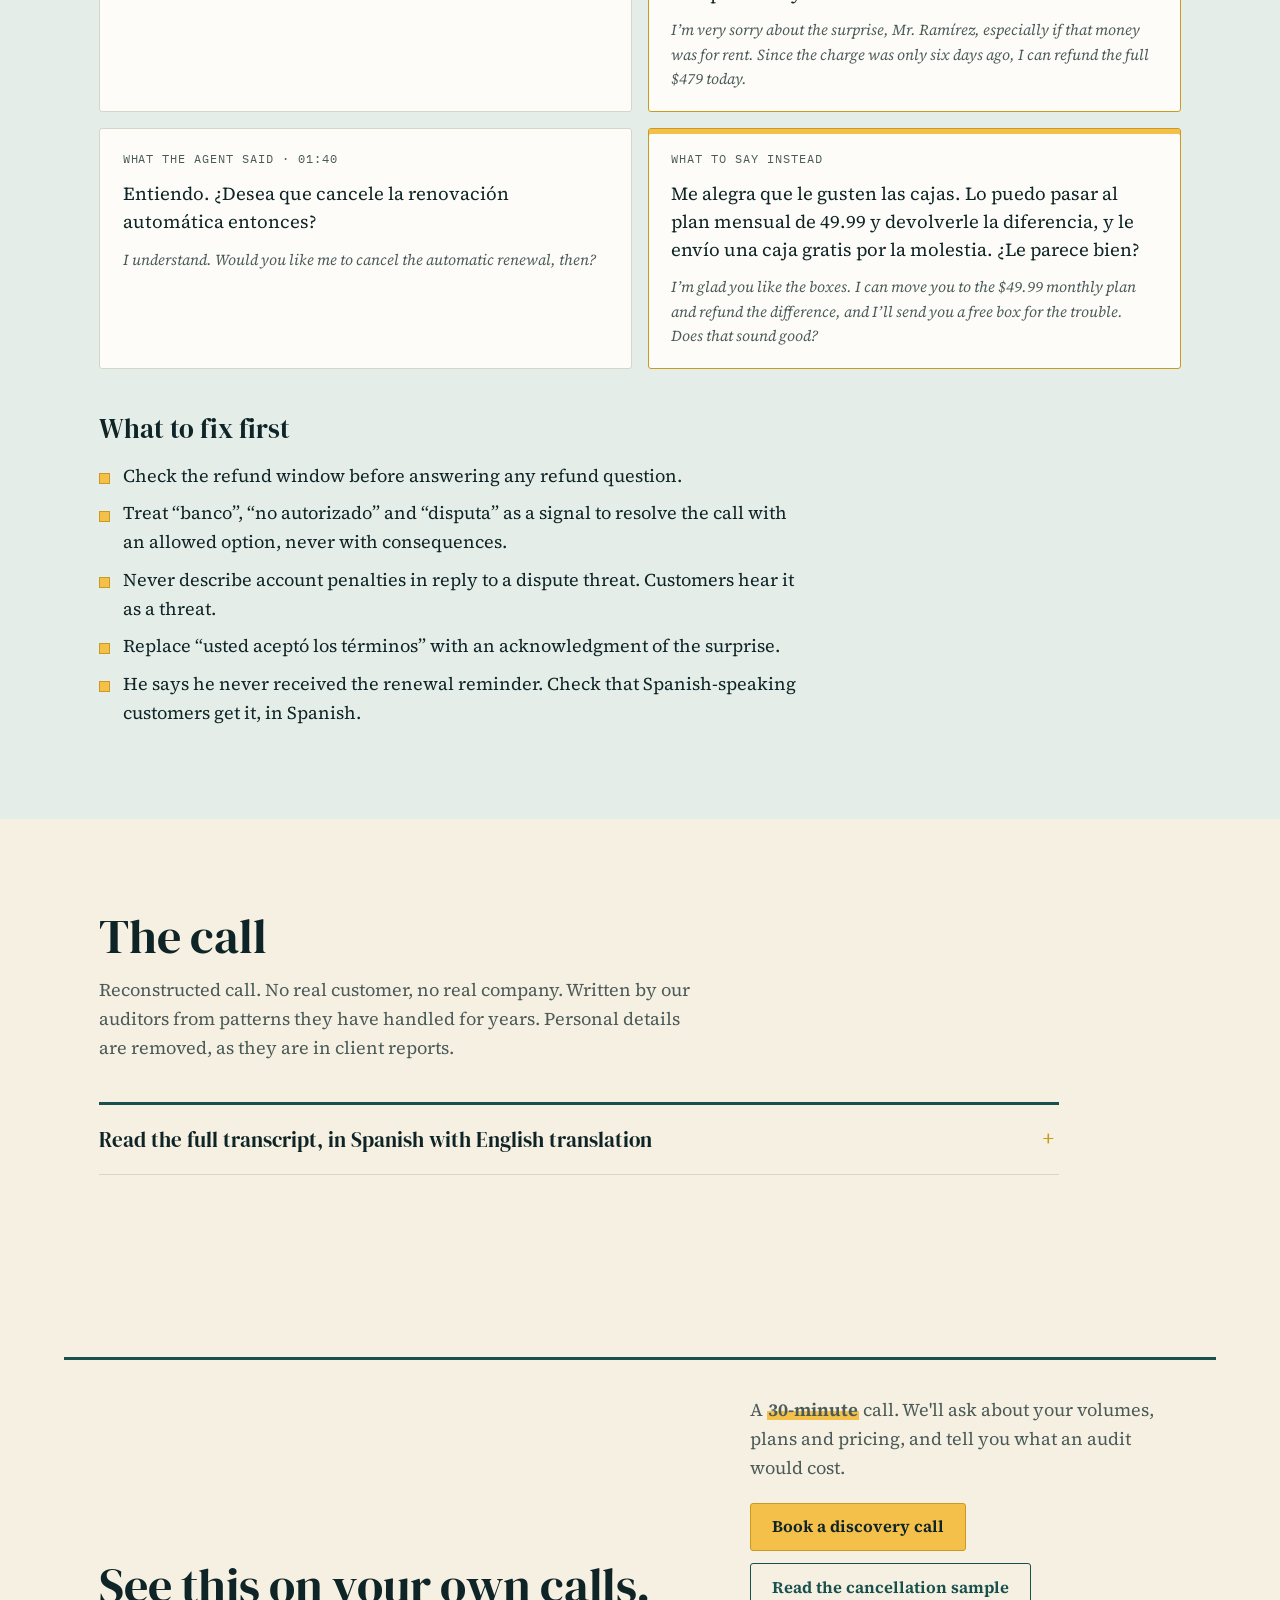
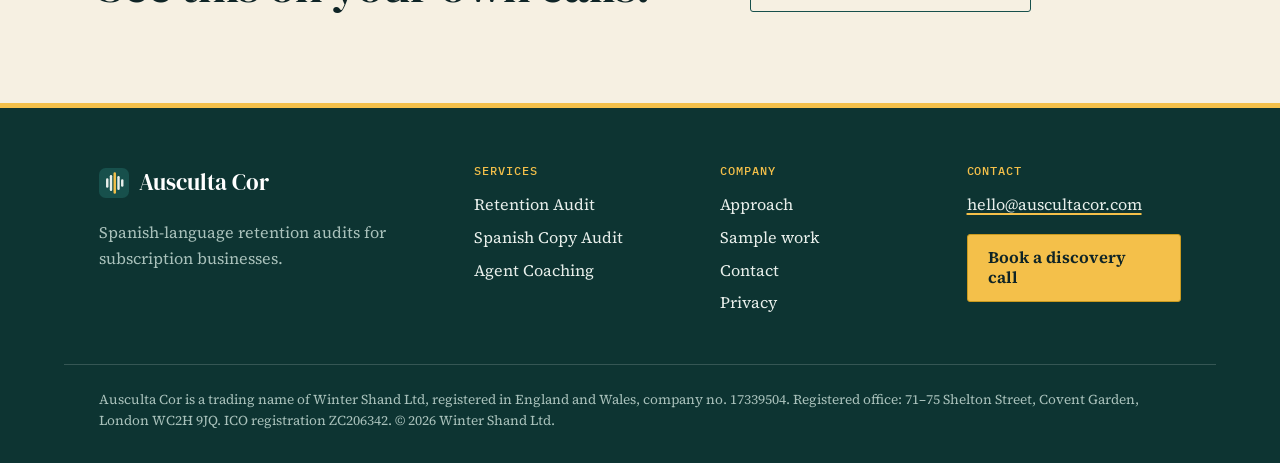
<file: samples/billing-call.html>
<!DOCTYPE html>
<html lang="en">
<head>
<meta charset="utf-8">
<meta name="viewport" content="width=device-width, initial-scale=1">
<title>The renewal that became a chargeback · Sample audit · Ausculta Cor</title>
<meta name="description" content="A sample audit of a reconstructed Spanish-language billing call that ended in a chargeback: scorecard, timestamped moments, better wording and the full transcript.">
<link rel="canonical" href="https://auscultacor.com/samples/billing-call.html">
<meta property="og:type" content="website">
<meta property="og:site_name" content="Ausculta Cor">
<meta property="og:title" content="The renewal that became a chargeback · Sample audit · Ausculta Cor">
<meta property="og:description" content="A sample audit of a reconstructed Spanish-language billing call that ended in a chargeback: scorecard, timestamped moments, better wording and the full transcript.">
<meta property="og:url" content="https://auscultacor.com/samples/billing-call.html">
<meta property="og:image" content="https://auscultacor.com/assets/img/og.png">
<meta name="twitter:card" content="summary_large_image">
<meta name="theme-color" content="#0d3432">
<link rel="icon" href="../assets/img/favicon.svg" type="image/svg+xml">
<link rel="preload" href="../assets/fonts/dm-serif-display-latin-400-normal.woff2" as="font" type="font/woff2" crossorigin>
<link rel="preload" href="../assets/fonts/source-serif-4-latin-wght-normal.woff2" as="font" type="font/woff2" crossorigin>
<link rel="stylesheet" href="../assets/css/site.css">
<!-- Analytics: paste the cookie-less analytics snippet here (see README). -->
<script src="../assets/js/site.js" defer></script>
</head>
<body>
<a class="skip" href="#main">Skip to content</a>
<header class="site-header">
  <div class="wrap header-inner">
    <a class="brand" href="../index.html"><img src="../assets/img/mark.svg" alt="" width="30" height="30"><span>Ausculta Cor</span></a>
    <button class="nav-toggle" type="button" aria-expanded="false" aria-controls="site-nav">Menu</button>
    <nav id="site-nav" class="site-nav" aria-label="Main">
      <ul>
        <li class="has-sub"><details><summary>Services</summary><ul class="sub"><li><a href="../retention-audit.html">Retention Audit</a></li><li><a href="../spanish-copy-audit.html">Spanish Copy Audit</a></li><li><a href="../agent-coaching.html">Agent Coaching</a></li></ul></details></li>
        <li><a href="../approach.html">Approach</a></li>
        <li><a href="../samples.html" aria-current="page">Sample work</a></li>
        <li><a class="btn btn-primary" href="../contact.html">Book a call</a></li>
      </ul>
    </nav>
  </div>
</header>
<main id="main">
<section class="page-hero">
  <div class="wrap hero-grid">
    <div class="hero-copy">
      <p class="eyebrow">Sample audit · Billing call</p>
      <h1>The renewal that became a chargeback</h1>
      <p class="lead">A customer finds a $479 annual renewal on his card. He is inside the refund window and says he wants a monthly plan. The agent defends the charge, warns him about suspension, and he hangs up to call his bank.</p>
      <p class="caption label-line">Reconstructed call. No real customer, no real company.</p>
    </div>
    <dl class="glance facts"><div><dt>Company</dt><dd>CajaViva (invented), a US food-box subscription with Spanish-speaking customers</dd></div><div><dt>Plan</dt><dd>Annual, $479 (monthly plan: $49.99)</dd></div><div><dt>Agent could offer</dt><dd>Full refund within 14 days of renewal · Switch to monthly with the difference refunded · One free box as goodwill</dd></div><div><dt>Charged</dt><dd>6 days before the call</dd></div><div><dt>Reason code</dt><dd>Billing surprise</dd></div><div><dt>Recoverable</dt><dd><span class="chip chip-yes">Yes</span></dd></div></dl>
  </div>
</section>

<section class="section">
  <div class="wrap">
    <figure class="report-line">
      <p class="eyebrow">Report headline</p>
      <blockquote><p>This call was <b class="num">recoverable</b> and was not recovered. The customer was <b class="num">6 days</b> into a 14-day full-refund window and said he wanted a monthly plan. Neither option was offered, and he left to dispute the <b class="num">$479</b> with his bank.</p></blockquote>
      <figcaption>In a client report this line covers every call in the sample. Here it covers one.</figcaption>
    </figure>
    <p class="after">A refund on the call keeps a $49.99-a-month customer who said “me gustan las cajas.” A chargeback most likely loses the $479 anyway, adds a dispute fee and a mark on the merchant account, and loses the customer.</p>
  </div>
</section>

<section class="section section-alt">
  <div class="wrap">
    <div class="section-head"><h2>Scorecard</h2><p>Five areas, one reason code and one strict judgment: was this call recoverable?</p></div>
    <div class="table-wrap">
      <table class="stack scorecard">
        <thead><tr><th scope="col">Area</th><th scope="col">Finding</th><th scope="col">Timestamp</th><th scope="col">Note</th></tr></thead>
        <tbody><tr><td>Save technique</td><td data-label="Finding"><span class="chip chip-missed">Missed</span></td><td class="mono ts" data-label="Timestamp">01:33</td><td class="wrap-ok" data-label="Note">“Yo solo quería seguir con el plan de mes a mes.” The agent only offered to cancel next year’s renewal. She should have switched him to monthly with the difference refunded, plus the free box.</td></tr><tr><td>De-escalation and tone</td><td data-label="Finding"><span class="chip chip-bad">Mishandled</span></td><td class="mono ts" data-label="Timestamp">00:33 · 01:19</td><td class="wrap-ok" data-label="Note">“Usted aceptó los términos,” then a warning about suspension. He had said the money was for rent. He heard it as a threat: “¿Me está amenazando?”</td></tr><tr><td>Dispute prevention</td><td data-label="Finding"><span class="chip chip-bad">Mishandled</span></td><td class="mono ts" data-label="Timestamp">01:10</td><td class="wrap-ok" data-label="Note">He said he would report an unauthorized charge. She answered with consequences instead of the refund he was entitled to. The call ended with a dispute likely.</td></tr><tr><td>Policy execution</td><td data-label="Finding"><span class="chip chip-bad">Mishandled</span></td><td class="mono ts" data-label="Timestamp">01:06</td><td class="wrap-ok" data-label="Note">“Las renovaciones anuales no son reembolsables.” Incorrect: policy allows a full refund within 14 days, and he was charged 6 days ago.</td></tr><tr><td>Cancellation reason</td><td data-label="Finding"><span class="chip chip-plain">Billing Surprise</span></td><td class="mono ts" data-label="Timestamp">00:25</td><td class="wrap-ok" data-label="Note">He thought the plan was month to month and didn’t expect an automatic $479 renewal.</td></tr><tr class="verdict"><td>Recoverable?</td><td data-label="Finding"><span class="chip chip-yes">Yes</span></td><td class="mono ts" data-label="Timestamp">01:33</td><td class="wrap-ok" data-label="Note">A specific objection (an unexpected annual charge) and three allowed options that were never used.</td></tr></tbody>
      </table>
    </div>
  </div>
</section>

<section class="section">
  <div class="wrap">
    <div class="section-head"><h2>Where the call turned</h2><p>The timestamped moments behind the scorecard.</p></div>
    <div class="clips"><figure class="clip clip-sm">
        <div class="clip-head"><span><strong>00:38</strong> · Billing call</span><span>00:38 / 01:54</span></div>
        <svg class="wave" viewBox="0 0 240 44" role="img" aria-label="Call waveform with the moment at 00:38 highlighted"><rect x="68.0" y="0" width="24.0" height="44" fill="#f8e1a3"/><rect x="0.0" y="15.2" width="3.4" height="13.7" rx="1" fill="#17504c"/><rect x="5.0" y="10.3" width="3.4" height="23.4" rx="1" fill="#17504c"/><rect x="10.0" y="8.5" width="3.4" height="26.9" rx="1" fill="#17504c"/><rect x="15.0" y="7.3" width="3.4" height="29.5" rx="1" fill="#17504c"/><rect x="20.0" y="7.2" width="3.4" height="29.6" rx="1" fill="#17504c"/><rect x="25.0" y="6.2" width="3.4" height="31.6" rx="1" fill="#17504c"/><rect x="30.0" y="13.0" width="3.4" height="18.0" rx="1" fill="#17504c"/><rect x="35.0" y="9.3" width="3.4" height="25.3" rx="1" fill="#17504c"/><rect x="40.0" y="13.1" width="3.4" height="17.8" rx="1" fill="#17504c"/><rect x="45.0" y="12.1" width="3.4" height="19.9" rx="1" fill="#17504c"/><rect x="50.0" y="15.3" width="3.4" height="13.3" rx="1" fill="#17504c"/><rect x="55.0" y="16.7" width="3.4" height="10.6" rx="1" fill="#17504c"/><rect x="60.0" y="17.5" width="3.4" height="8.9" rx="1" fill="#17504c"/><rect x="65.0" y="16.1" width="3.4" height="11.7" rx="1" fill="#17504c"/><rect x="70.0" y="10.0" width="3.4" height="24.0" rx="1" fill="#0f2426"/><rect x="75.0" y="8.8" width="3.4" height="26.4" rx="1" fill="#0f2426"/><rect x="80.0" y="11.2" width="3.4" height="21.6" rx="1" fill="#0f2426"/><rect x="85.0" y="9.3" width="3.4" height="25.4" rx="1" fill="#0f2426"/><rect x="90.0" y="13.4" width="3.4" height="17.2" rx="1" fill="#b9c6c0"/><rect x="95.0" y="15.6" width="3.4" height="12.8" rx="1" fill="#b9c6c0"/><rect x="100.0" y="16.8" width="3.4" height="10.4" rx="1" fill="#b9c6c0"/><rect x="105.0" y="15.5" width="3.4" height="13.0" rx="1" fill="#b9c6c0"/><rect x="110.0" y="14.6" width="3.4" height="14.8" rx="1" fill="#b9c6c0"/><rect x="115.0" y="15.7" width="3.4" height="12.6" rx="1" fill="#b9c6c0"/><rect x="120.0" y="17.2" width="3.4" height="9.5" rx="1" fill="#b9c6c0"/><rect x="125.0" y="16.2" width="3.4" height="11.7" rx="1" fill="#b9c6c0"/><rect x="130.0" y="18.2" width="3.4" height="7.7" rx="1" fill="#b9c6c0"/><rect x="135.0" y="16.0" width="3.4" height="12.0" rx="1" fill="#b9c6c0"/><rect x="140.0" y="16.8" width="3.4" height="10.4" rx="1" fill="#b9c6c0"/><rect x="145.0" y="13.5" width="3.4" height="17.1" rx="1" fill="#b9c6c0"/><rect x="150.0" y="12.9" width="3.4" height="18.3" rx="1" fill="#b9c6c0"/><rect x="155.0" y="7.5" width="3.4" height="28.9" rx="1" fill="#b9c6c0"/><rect x="160.0" y="12.2" width="3.4" height="19.6" rx="1" fill="#b9c6c0"/><rect x="165.0" y="6.1" width="3.4" height="31.9" rx="1" fill="#b9c6c0"/><rect x="170.0" y="9.5" width="3.4" height="25.0" rx="1" fill="#b9c6c0"/><rect x="175.0" y="10.3" width="3.4" height="23.3" rx="1" fill="#b9c6c0"/><rect x="180.0" y="12.4" width="3.4" height="19.2" rx="1" fill="#b9c6c0"/><rect x="185.0" y="11.9" width="3.4" height="20.2" rx="1" fill="#b9c6c0"/><rect x="190.0" y="11.5" width="3.4" height="21.1" rx="1" fill="#b9c6c0"/><rect x="195.0" y="13.4" width="3.4" height="17.3" rx="1" fill="#b9c6c0"/><rect x="200.0" y="15.6" width="3.4" height="12.8" rx="1" fill="#b9c6c0"/><rect x="205.0" y="17.6" width="3.4" height="8.9" rx="1" fill="#b9c6c0"/><rect x="210.0" y="17.6" width="3.4" height="8.8" rx="1" fill="#b9c6c0"/><rect x="215.0" y="16.1" width="3.4" height="11.9" rx="1" fill="#b9c6c0"/><rect x="220.0" y="15.1" width="3.4" height="13.7" rx="1" fill="#b9c6c0"/><rect x="225.0" y="16.3" width="3.4" height="11.5" rx="1" fill="#b9c6c0"/><rect x="230.0" y="13.5" width="3.4" height="16.9" rx="1" fill="#b9c6c0"/><rect x="235.0" y="16.9" width="3.4" height="10.1" rx="1" fill="#b9c6c0"/><rect x="79.2" y="0" width="1.5" height="44" fill="#0f2426"/></svg>
        <blockquote class="clip-quote" lang="es"><p>«Ese dinero era <mark>para la renta</mark>.»</p></blockquote>
        <p class="clip-trans">“That money was for rent.”</p>
        <dl class="clip-findings"><div><dt>Signaled</dt><dd>Money stress and urgency</dd></div><div><dt>Needed</dt><dd>Acknowledgment, then the refund</dd></div><div><dt>De-escalation</dt><dd><span class="chip chip-bad">Mishandled</span></dd></div></dl>
      </figure><figure class="clip clip-sm">
        <div class="clip-head"><span><strong>01:10</strong> · Billing call</span><span>01:10 / 01:54</span></div>
        <svg class="wave" viewBox="0 0 240 44" role="img" aria-label="Call waveform with the moment at 01:10 highlighted"><rect x="135.4" y="0" width="24.0" height="44" fill="#f8e1a3"/><rect x="0.0" y="16.4" width="3.4" height="11.1" rx="1" fill="#17504c"/><rect x="5.0" y="11.8" width="3.4" height="20.4" rx="1" fill="#17504c"/><rect x="10.0" y="13.6" width="3.4" height="16.9" rx="1" fill="#17504c"/><rect x="15.0" y="10.4" width="3.4" height="23.2" rx="1" fill="#17504c"/><rect x="20.0" y="8.1" width="3.4" height="27.9" rx="1" fill="#17504c"/><rect x="25.0" y="6.8" width="3.4" height="30.3" rx="1" fill="#17504c"/><rect x="30.0" y="9.7" width="3.4" height="24.6" rx="1" fill="#17504c"/><rect x="35.0" y="10.2" width="3.4" height="23.6" rx="1" fill="#17504c"/><rect x="40.0" y="14.5" width="3.4" height="15.1" rx="1" fill="#17504c"/><rect x="45.0" y="13.6" width="3.4" height="16.8" rx="1" fill="#17504c"/><rect x="50.0" y="15.6" width="3.4" height="12.8" rx="1" fill="#17504c"/><rect x="55.0" y="15.8" width="3.4" height="12.4" rx="1" fill="#17504c"/><rect x="60.0" y="17.5" width="3.4" height="8.9" rx="1" fill="#17504c"/><rect x="65.0" y="15.5" width="3.4" height="12.9" rx="1" fill="#17504c"/><rect x="70.0" y="15.7" width="3.4" height="12.5" rx="1" fill="#17504c"/><rect x="75.0" y="16.3" width="3.4" height="11.4" rx="1" fill="#17504c"/><rect x="80.0" y="13.3" width="3.4" height="17.3" rx="1" fill="#17504c"/><rect x="85.0" y="13.5" width="3.4" height="17.0" rx="1" fill="#17504c"/><rect x="90.0" y="15.5" width="3.4" height="13.0" rx="1" fill="#17504c"/><rect x="95.0" y="16.8" width="3.4" height="10.4" rx="1" fill="#17504c"/><rect x="100.0" y="15.3" width="3.4" height="13.4" rx="1" fill="#17504c"/><rect x="105.0" y="15.5" width="3.4" height="13.0" rx="1" fill="#17504c"/><rect x="110.0" y="14.6" width="3.4" height="14.8" rx="1" fill="#17504c"/><rect x="115.0" y="15.4" width="3.4" height="13.1" rx="1" fill="#17504c"/><rect x="120.0" y="16.1" width="3.4" height="11.7" rx="1" fill="#17504c"/><rect x="125.0" y="16.6" width="3.4" height="10.9" rx="1" fill="#17504c"/><rect x="130.0" y="18.0" width="3.4" height="7.9" rx="1" fill="#17504c"/><rect x="135.0" y="14.1" width="3.4" height="15.7" rx="1" fill="#0f2426"/><rect x="140.0" y="13.0" width="3.4" height="18.1" rx="1" fill="#0f2426"/><rect x="145.0" y="7.6" width="3.4" height="28.9" rx="1" fill="#0f2426"/><rect x="150.0" y="6.0" width="3.4" height="31.9" rx="1" fill="#0f2426"/><rect x="155.0" y="7.8" width="3.4" height="28.4" rx="1" fill="#0f2426"/><rect x="160.0" y="6.8" width="3.4" height="30.4" rx="1" fill="#b9c6c0"/><rect x="165.0" y="8.8" width="3.4" height="26.5" rx="1" fill="#b9c6c0"/><rect x="170.0" y="11.9" width="3.4" height="20.2" rx="1" fill="#b9c6c0"/><rect x="175.0" y="6.8" width="3.4" height="30.4" rx="1" fill="#b9c6c0"/><rect x="180.0" y="9.9" width="3.4" height="24.2" rx="1" fill="#b9c6c0"/><rect x="185.0" y="9.4" width="3.4" height="25.3" rx="1" fill="#b9c6c0"/><rect x="190.0" y="12.7" width="3.4" height="18.6" rx="1" fill="#b9c6c0"/><rect x="195.0" y="16.9" width="3.4" height="10.2" rx="1" fill="#b9c6c0"/><rect x="200.0" y="16.5" width="3.4" height="10.9" rx="1" fill="#b9c6c0"/><rect x="205.0" y="17.1" width="3.4" height="9.7" rx="1" fill="#b9c6c0"/><rect x="210.0" y="15.6" width="3.4" height="12.8" rx="1" fill="#b9c6c0"/><rect x="215.0" y="16.7" width="3.4" height="10.7" rx="1" fill="#b9c6c0"/><rect x="220.0" y="15.6" width="3.4" height="12.9" rx="1" fill="#b9c6c0"/><rect x="225.0" y="14.7" width="3.4" height="14.6" rx="1" fill="#b9c6c0"/><rect x="230.0" y="16.7" width="3.4" height="10.7" rx="1" fill="#b9c6c0"/><rect x="235.0" y="14.0" width="3.4" height="16.0" rx="1" fill="#b9c6c0"/><rect x="146.6" y="0" width="1.5" height="44" fill="#0f2426"/></svg>
        <blockquote class="clip-quote" lang="es"><p>«Voy a llamar a mi banco y <mark>lo reporto como un cargo no autorizado</mark>.»</p></blockquote>
        <p class="clip-trans">“I’m going to call my bank and report it as an unauthorized charge.”</p>
        <dl class="clip-findings"><div><dt>Signaled</dt><dd>Chargeback is imminent</dd></div><div><dt>Lever allowed</dt><dd>Full refund, inside the 14 days</dd></div><div><dt>Dispute prevention</dt><dd><span class="chip chip-bad">Mishandled</span></dd></div></dl>
      </figure><figure class="clip clip-sm">
        <div class="clip-head"><span><strong>01:33</strong> · Billing call</span><span>01:33 / 01:54</span></div>
        <svg class="wave" viewBox="0 0 240 44" role="img" aria-label="Call waveform with the moment at 01:33 highlighted"><rect x="183.8" y="0" width="24.0" height="44" fill="#f8e1a3"/><rect x="0.0" y="14.4" width="3.4" height="15.2" rx="1" fill="#17504c"/><rect x="5.0" y="14.1" width="3.4" height="15.8" rx="1" fill="#17504c"/><rect x="10.0" y="10.5" width="3.4" height="23.0" rx="1" fill="#17504c"/><rect x="15.0" y="11.9" width="3.4" height="20.2" rx="1" fill="#17504c"/><rect x="20.0" y="9.5" width="3.4" height="25.0" rx="1" fill="#17504c"/><rect x="25.0" y="5.5" width="3.4" height="33.0" rx="1" fill="#17504c"/><rect x="30.0" y="12.4" width="3.4" height="19.2" rx="1" fill="#17504c"/><rect x="35.0" y="11.5" width="3.4" height="21.1" rx="1" fill="#17504c"/><rect x="40.0" y="10.5" width="3.4" height="23.0" rx="1" fill="#17504c"/><rect x="45.0" y="15.3" width="3.4" height="13.3" rx="1" fill="#17504c"/><rect x="50.0" y="16.5" width="3.4" height="11.1" rx="1" fill="#17504c"/><rect x="55.0" y="15.9" width="3.4" height="12.2" rx="1" fill="#17504c"/><rect x="60.0" y="16.4" width="3.4" height="11.1" rx="1" fill="#17504c"/><rect x="65.0" y="17.0" width="3.4" height="10.1" rx="1" fill="#17504c"/><rect x="70.0" y="16.7" width="3.4" height="10.7" rx="1" fill="#17504c"/><rect x="75.0" y="13.1" width="3.4" height="17.9" rx="1" fill="#17504c"/><rect x="80.0" y="15.5" width="3.4" height="13.0" rx="1" fill="#17504c"/><rect x="85.0" y="14.4" width="3.4" height="15.2" rx="1" fill="#17504c"/><rect x="90.0" y="14.6" width="3.4" height="14.9" rx="1" fill="#17504c"/><rect x="95.0" y="14.7" width="3.4" height="14.7" rx="1" fill="#17504c"/><rect x="100.0" y="13.7" width="3.4" height="16.5" rx="1" fill="#17504c"/><rect x="105.0" y="13.7" width="3.4" height="16.6" rx="1" fill="#17504c"/><rect x="110.0" y="14.9" width="3.4" height="14.3" rx="1" fill="#17504c"/><rect x="115.0" y="14.6" width="3.4" height="14.8" rx="1" fill="#17504c"/><rect x="120.0" y="15.2" width="3.4" height="13.7" rx="1" fill="#17504c"/><rect x="125.0" y="16.4" width="3.4" height="11.3" rx="1" fill="#17504c"/><rect x="130.0" y="17.9" width="3.4" height="8.2" rx="1" fill="#17504c"/><rect x="135.0" y="17.9" width="3.4" height="8.2" rx="1" fill="#17504c"/><rect x="140.0" y="16.5" width="3.4" height="11.1" rx="1" fill="#17504c"/><rect x="145.0" y="11.9" width="3.4" height="20.3" rx="1" fill="#17504c"/><rect x="150.0" y="11.1" width="3.4" height="21.8" rx="1" fill="#17504c"/><rect x="155.0" y="13.3" width="3.4" height="17.4" rx="1" fill="#17504c"/><rect x="160.0" y="6.6" width="3.4" height="30.8" rx="1" fill="#17504c"/><rect x="165.0" y="10.7" width="3.4" height="22.6" rx="1" fill="#17504c"/><rect x="170.0" y="7.4" width="3.4" height="29.2" rx="1" fill="#17504c"/><rect x="175.0" y="9.7" width="3.4" height="24.6" rx="1" fill="#17504c"/><rect x="180.0" y="12.0" width="3.4" height="20.0" rx="1" fill="#17504c"/><rect x="185.0" y="9.3" width="3.4" height="25.3" rx="1" fill="#0f2426"/><rect x="190.0" y="8.9" width="3.4" height="26.1" rx="1" fill="#0f2426"/><rect x="195.0" y="11.4" width="3.4" height="21.2" rx="1" fill="#0f2426"/><rect x="200.0" y="12.3" width="3.4" height="19.4" rx="1" fill="#0f2426"/><rect x="205.0" y="13.1" width="3.4" height="17.8" rx="1" fill="#0f2426"/><rect x="210.0" y="15.8" width="3.4" height="12.4" rx="1" fill="#b9c6c0"/><rect x="215.0" y="14.9" width="3.4" height="14.3" rx="1" fill="#b9c6c0"/><rect x="220.0" y="15.2" width="3.4" height="13.6" rx="1" fill="#b9c6c0"/><rect x="225.0" y="13.7" width="3.4" height="16.6" rx="1" fill="#b9c6c0"/><rect x="230.0" y="15.4" width="3.4" height="13.2" rx="1" fill="#b9c6c0"/><rect x="235.0" y="13.8" width="3.4" height="16.3" rx="1" fill="#b9c6c0"/><rect x="195.0" y="0" width="1.5" height="44" fill="#0f2426"/></svg>
        <blockquote class="clip-quote" lang="es"><p>«Yo solo quería <mark>seguir con el plan de mes a mes</mark>. Me gustan las cajas.»</p></blockquote>
        <p class="clip-trans">“I just wanted to stay on the month-to-month plan. I like the boxes.”</p>
        <dl class="clip-findings"><div><dt>Signaled</dt><dd>Wants to stay</dd></div><div><dt>Lever allowed</dt><dd>Switch to monthly, refund the difference, free box</dd></div><div><dt>Save technique</dt><dd><span class="chip chip-missed">Missed</span></dd></div><div><dt>Recoverable</dt><dd><span class="chip chip-yes">Yes</span></dd></div></dl>
      </figure></div>
  </div>
</section>

<section class="section section-alt">
  <div class="wrap">
    <div class="section-head"><h2>What should have happened</h2><p>The same moments, with wording your agents could use. Each offer is one the policy already allowed.</p></div>
    <div class="pairs"><div class="compare">
        <figure><figcaption>What the agent said · 01:06</figcaption><p class="es" lang="es">Las renovaciones anuales no son reembolsables, señor. Lo siento.</p><p class="en">Annual renewals are non-refundable, sir. I’m sorry.</p></figure>
        <figure class="after-copy"><figcaption>What to say instead</figcaption><p class="es" lang="es">Lamento mucho la sorpresa, señor Ramírez, sobre todo si ese dinero era para la renta. Como el cargo fue hace solo seis días, le puedo reembolsar los 479 dólares completos hoy mismo.</p><p class="en">I’m very sorry about the surprise, Mr. Ramírez, especially if that money was for rent. Since the charge was only six days ago, I can refund the full $479 today.</p></figure>
      </div><div class="compare">
        <figure><figcaption>What the agent said · 01:40</figcaption><p class="es" lang="es">Entiendo. ¿Desea que cancele la renovación automática entonces?</p><p class="en">I understand. Would you like me to cancel the automatic renewal, then?</p></figure>
        <figure class="after-copy"><figcaption>What to say instead</figcaption><p class="es" lang="es">Me alegra que le gusten las cajas. Lo puedo pasar al plan mensual de 49.99 y devolverle la diferencia, y le envío una caja gratis por la molestia. ¿Le parece bien?</p><p class="en">I’m glad you like the boxes. I can move you to the $49.99 monthly plan and refund the difference, and I’ll send you a free box for the trouble. Does that sound good?</p></figure>
      </div></div>
    <h3 class="fix-head">What to fix first</h3>
    <ul class="ticks fixes"><li>Check the refund window before answering any refund question.</li><li>Treat “banco”, “no autorizado” and “disputa” as a signal to resolve the call with an allowed option, never with consequences.</li><li>Never describe account penalties in reply to a dispute threat. Customers hear it as a threat.</li><li>Replace “usted aceptó los términos” with an acknowledgment of the surprise.</li><li>He says he never received the renewal reminder. Check that Spanish-speaking customers get it, in Spanish.</li></ul>
  </div>
</section>

<section class="section">
  <div class="wrap">
    <div class="section-head"><h2>The call</h2><p>Reconstructed call. No real customer, no real company. Written by our auditors from patterns they have handled for years. Personal details are removed, as they are in client reports.</p></div>
    <details class="transcript">
      <summary>Read the full transcript, in Spanish with English translation</summary>
      <p class="t-note">Highlighted rows are the moments above.</p>
      <ol class="t-list"><li class="t-row"><div class="t-meta"><span class="t-time">00:00</span><span class="t-who">Agente</span></div><div class="t-text"><p lang="es">CajaViva, buenas tardes, habla Brenda. ¿En qué le puedo servir?</p><p class="en">CajaViva, good afternoon, this is Brenda. How can I help you?</p></div></li><li class="t-row"><div class="t-meta"><span class="t-time">00:04</span><span class="t-who">Cliente</span></div><div class="t-text"><p lang="es"><i class="sd">[tono tenso]</i> Sí, buenas. Me acaban de cobrar cuatrocientos setenta y nueve dólares en mi tarjeta y yo no autoricé eso.</p><p class="en"><i class="sd">[tense]</i> Yes, hi. I was just charged four hundred seventy-nine dollars on my card and I didn’t authorize that.</p></div></li><li class="t-row"><div class="t-meta"><span class="t-time">00:11</span><span class="t-who">Agente</span></div><div class="t-text"><p lang="es">Permítame revisar. ¿Me da su número de pedido o su correo electrónico?</p><p class="en">Let me check. Can I have your order number or your email?</p></div></li><li class="t-row"><div class="t-meta"><span class="t-time">00:15</span><span class="t-who">Cliente</span></div><div class="t-text"><p lang="es"><i class="sd">[correo electrónico]</i>.</p><p class="en"><i class="sd">[email address]</i>.</p></div></li><li class="t-row"><div class="t-meta"><span class="t-time">00:19</span><span class="t-who">Agente</span></div><div class="t-text"><p lang="es"><i class="sd">[tecleando]</i> Muy bien, señor Ramírez. Veo que es la renovación automática de su plan anual.</p><p class="en"><i class="sd">[typing]</i> All right, Mr. Ramírez. I see it’s the automatic renewal of your annual plan.</p></div></li><li class="t-row"><div class="t-meta"><span class="t-time">00:25</span><span class="t-who">Cliente</span></div><div class="t-text"><p lang="es">¿Plan anual? Yo me inscribí hace un año con una promoción. Nadie me dijo que se iba a renovar solo, y menos por ese monto.</p><p class="en">Annual plan? I signed up a year ago with a promotion. Nobody told me it would renew on its own, much less for that amount.</p></div></li><li class="t-row"><div class="t-meta"><span class="t-time">00:33</span><span class="t-who">Agente</span></div><div class="t-text"><p lang="es">Señor, la renovación automática está en los términos y condiciones que usted aceptó al registrarse.</p><p class="en">Sir, automatic renewal is in the terms and conditions you accepted when you signed up.</p></div></li><li class="t-row is-moment"><div class="t-meta"><span class="t-time">00:38</span><span class="t-who">Cliente</span></div><div class="t-text"><p lang="es"><i class="sd">[suspira fuerte]</i> Mire, yo no leí ninguna letra pequeña. Yo pensé que era mes a mes. Ese dinero era para la renta.</p><p class="en"><i class="sd">[heavy sigh]</i> Look, I didn’t read any fine print. I thought it was month to month. That money was for rent.</p></div></li><li class="t-row"><div class="t-meta"><span class="t-time">00:45</span><span class="t-who">Agente</span></div><div class="t-text"><p lang="es">Entiendo, pero el cargo es correcto. Además, se le envió un recordatorio por correo hace 30 días.</p><p class="en">I understand, but the charge is correct. Also, a reminder was emailed to you 30 days ago.</p></div></li><li class="t-row"><div class="t-meta"><span class="t-time">00:51</span><span class="t-who">Cliente</span></div><div class="t-text"><p lang="es">Pues yo no recibí nada. <i class="sd">[pausa]</i> ¿Me lo pueden devolver o no?</p><p class="en">Well, I didn’t get anything. <i class="sd">[pause]</i> Can you refund it or not?</p></div></li><li class="t-row"><div class="t-meta"><span class="t-time">00:55</span><span class="t-who">Agente</span></div><div class="t-text"><p lang="es">Lo que puedo hacer es cancelar la renovación para el próximo año, así ya no se le vuelve a cobrar.</p><p class="en">What I can do is cancel next year’s renewal, so you won’t be charged again.</p></div></li><li class="t-row"><div class="t-meta"><span class="t-time">01:01</span><span class="t-who">Cliente</span></div><div class="t-text"><p lang="es">¿El próximo año? Yo le estoy hablando de los cuatrocientos setenta y nueve de ahora.</p><p class="en">Next year? I’m talking about the four seventy-nine right now.</p></div></li><li class="t-row"><div class="t-meta"><span class="t-time">01:06</span><span class="t-who">Agente</span></div><div class="t-text"><p lang="es">Las renovaciones anuales no son reembolsables, señor. Lo siento.</p><p class="en">Annual renewals are non-refundable, sir. I’m sorry.</p></div></li><li class="t-row is-moment"><div class="t-meta"><span class="t-time">01:10</span><span class="t-who">Cliente</span></div><div class="t-text"><p lang="es"><i class="sd">[levanta la voz]</i> ¿No son reembolsables? Me cobran sin avisarme bien y ahora no me lo devuelven. Entonces voy a llamar a mi banco y lo reporto como un cargo no autorizado.</p><p class="en"><i class="sd">[raises his voice]</i> Non-refundable? You charge me without proper notice and now you won’t give it back. Then I’m going to call my bank and report it as an unauthorized charge.</p></div></li><li class="t-row"><div class="t-meta"><span class="t-time">01:19</span><span class="t-who">Agente</span></div><div class="t-text"><p lang="es">Está en su derecho, señor. Pero le informo que si abre una disputa, su cuenta queda suspendida y pierde las cajas que le quedan del plan.</p><p class="en">That’s your right, sir. But I should tell you that if you open a dispute, your account will be suspended and you’ll lose the remaining boxes on your plan.</p></div></li><li class="t-row"><div class="t-meta"><span class="t-time">01:27</span><span class="t-who">Cliente</span></div><div class="t-text"><p lang="es">¿Me está amenazando?</p><p class="en">Are you threatening me?</p></div></li><li class="t-row"><div class="t-meta"><span class="t-time">01:29</span><span class="t-who">Agente</span></div><div class="t-text"><p lang="es">No, señor, solo le explico el procedimiento.</p><p class="en">No, sir, I’m just explaining the procedure.</p></div></li><li class="t-row is-moment"><div class="t-meta"><span class="t-time">01:33</span><span class="t-who">Cliente</span></div><div class="t-text"><p lang="es"><i class="sd">[pausa larga]</i> Mire, yo solo quería seguir con el plan de mes a mes. Me gustan las cajas. Pero no así.</p><p class="en"><i class="sd">[long pause]</i> Look, I just wanted to stay on the month-to-month plan. I like the boxes. But not like this.</p></div></li><li class="t-row"><div class="t-meta"><span class="t-time">01:40</span><span class="t-who">Agente</span></div><div class="t-text"><p lang="es">Entiendo. ¿Desea que cancele la renovación automática entonces?</p><p class="en">I understand. Would you like me to cancel the automatic renewal, then?</p></div></li><li class="t-row"><div class="t-meta"><span class="t-time">01:44</span><span class="t-who">Cliente</span></div><div class="t-text"><p lang="es"><i class="sd">[tono cortante]</i> Haga lo que quiera. Yo ya voy a llamar al banco.</p><p class="en"><i class="sd">[curt]</i> Do whatever you want. I’m calling the bank.</p></div></li><li class="t-row"><div class="t-meta"><span class="t-time">01:48</span><span class="t-who">Agente</span></div><div class="t-text"><p lang="es">Muy bien. Queda cancelada la renovación para el próximo periodo. ¿Algo más en lo que le pueda ayudar?</p><p class="en">Very well. The renewal for the next period is cancelled. Anything else I can help you with?</p></div></li><li class="t-row"><div class="t-meta"><span class="t-time">01:53</span><span class="t-who">Cliente</span></div><div class="t-text"><p lang="es">No.</p><p class="en">No.</p></div></li><li class="t-row"><div class="t-meta"><span class="t-time">01:54</span></div><div class="t-text"><p lang="es"><i class="sd">[El cliente cuelga.]</i></p><p class="en"><i class="sd">[The customer hangs up.]</i></p></div></li></ol>
    </details>
  </div>
</section>

<section class="cta">
  <div class="wrap cta-inner">
    <div><h2>See this on your own calls.</h2></div>
    <div><p>A <b class="num">30-minute</b> call. We'll ask about your volumes, plans and pricing, and tell you what an audit would cost.</p>
      <div class="actions" style="margin-top:1.25rem"><a class="btn btn-primary" href="../contact.html">Book a discovery call</a><a class="btn btn-ghost" href="../samples/cancellation-call.html">Read the cancellation sample</a></div>
    </div>
  </div>
</section>
</main>
<footer class="site-footer">
  <div class="wrap footer-grid">
    <div class="footer-brand">
      <a class="brand" href="../index.html"><img src="../assets/img/mark.svg" alt="" width="30" height="30"><span>Ausculta Cor</span></a>
      <p>Spanish-language retention audits for subscription businesses.</p>
    </div>
    <div><h2>Services</h2><ul><li><a href="../retention-audit.html">Retention Audit</a></li><li><a href="../spanish-copy-audit.html">Spanish Copy Audit</a></li><li><a href="../agent-coaching.html">Agent Coaching</a></li></ul></div>
    <div><h2>Company</h2><ul>
      <li><a href="../approach.html">Approach</a></li>
      <li><a href="../samples.html">Sample work</a></li>
      <li><a href="../contact.html">Contact</a></li>
      <li><a href="../privacy.html">Privacy</a></li>
    </ul></div>
    <div><h2>Contact</h2>
      <p><a href="mailto:hello@auscultacor.com">hello@auscultacor.com</a></p>
      <a class="btn btn-mark" href="../contact.html">Book a discovery call</a>
    </div>
  </div>
  <div class="wrap legal"><p>Ausculta Cor is a trading name of Winter Shand Ltd, registered in England and Wales, company no. 17339504. Registered office: 71–75 Shelton Street, Covent Garden, London WC2H 9JQ. ICO registration ZC206342. © 2026 Winter Shand Ltd.</p></div>
</footer>
</body>
</html>
</file>
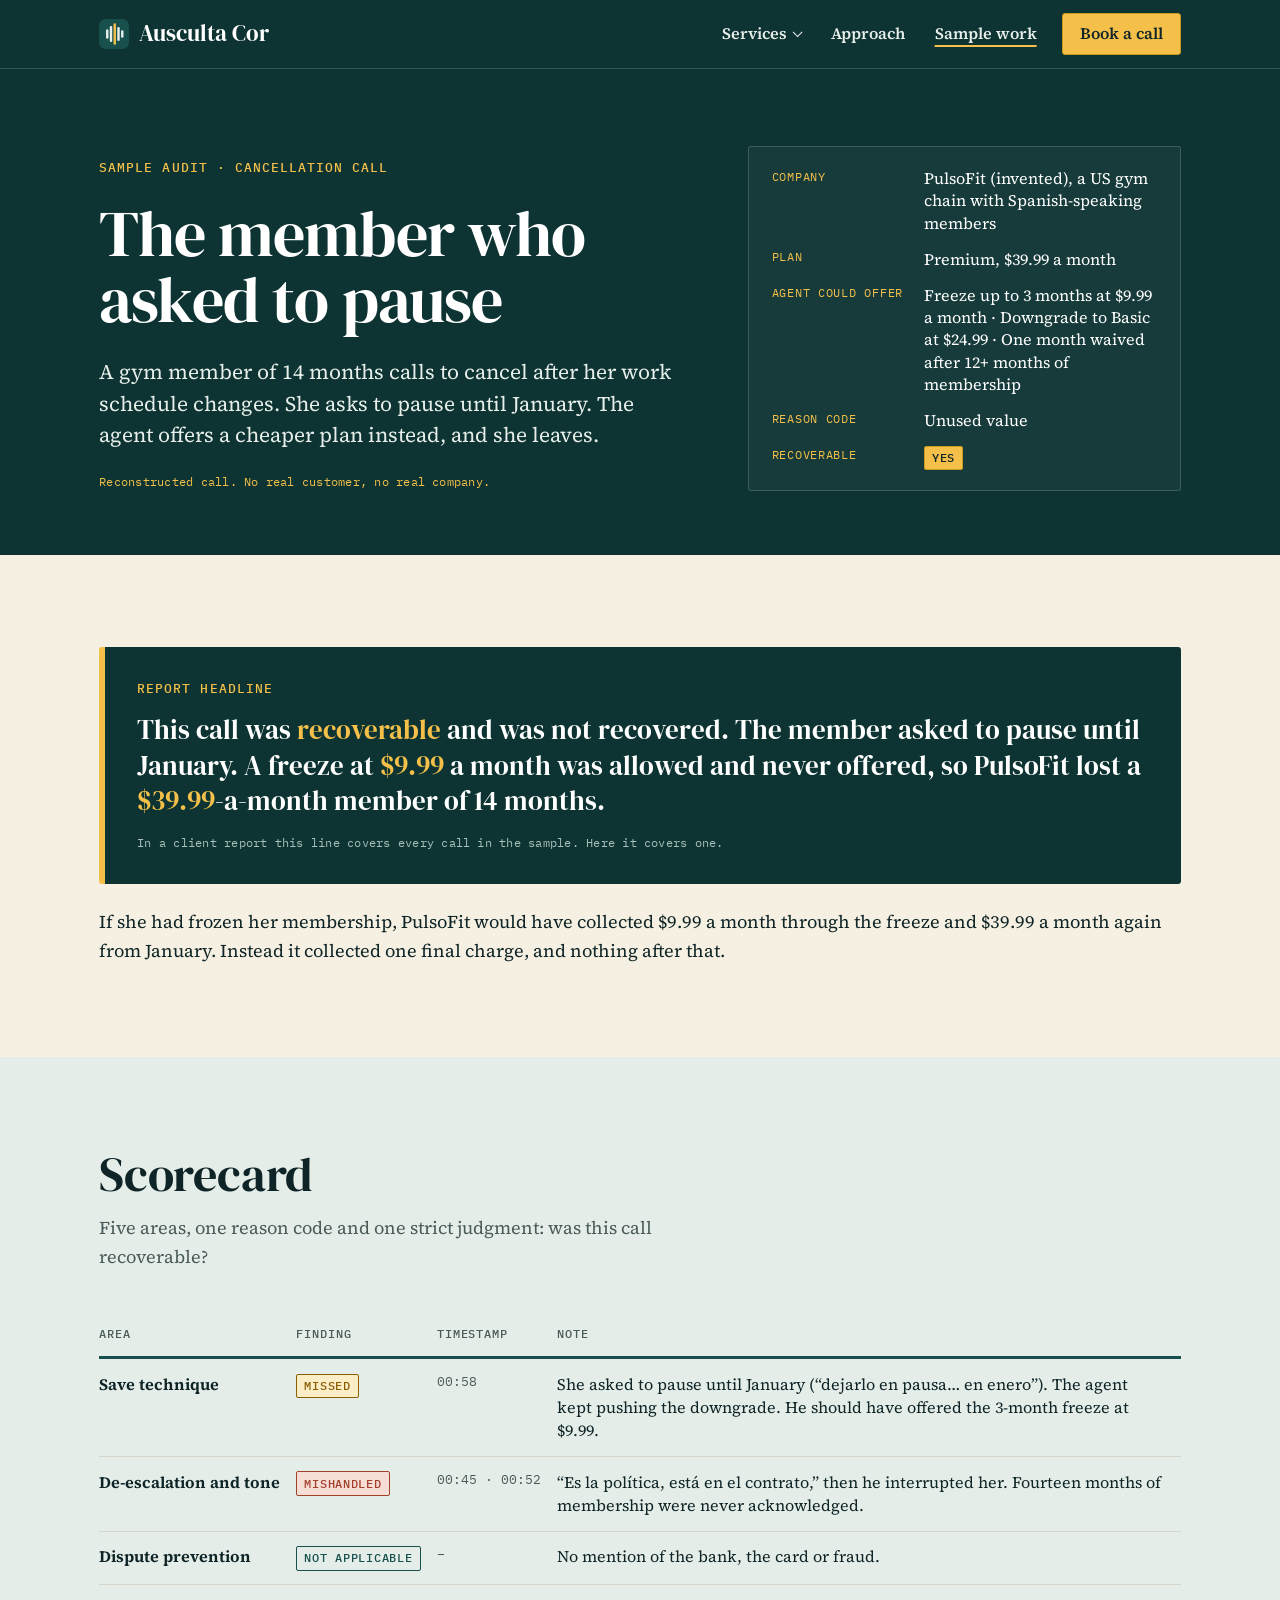
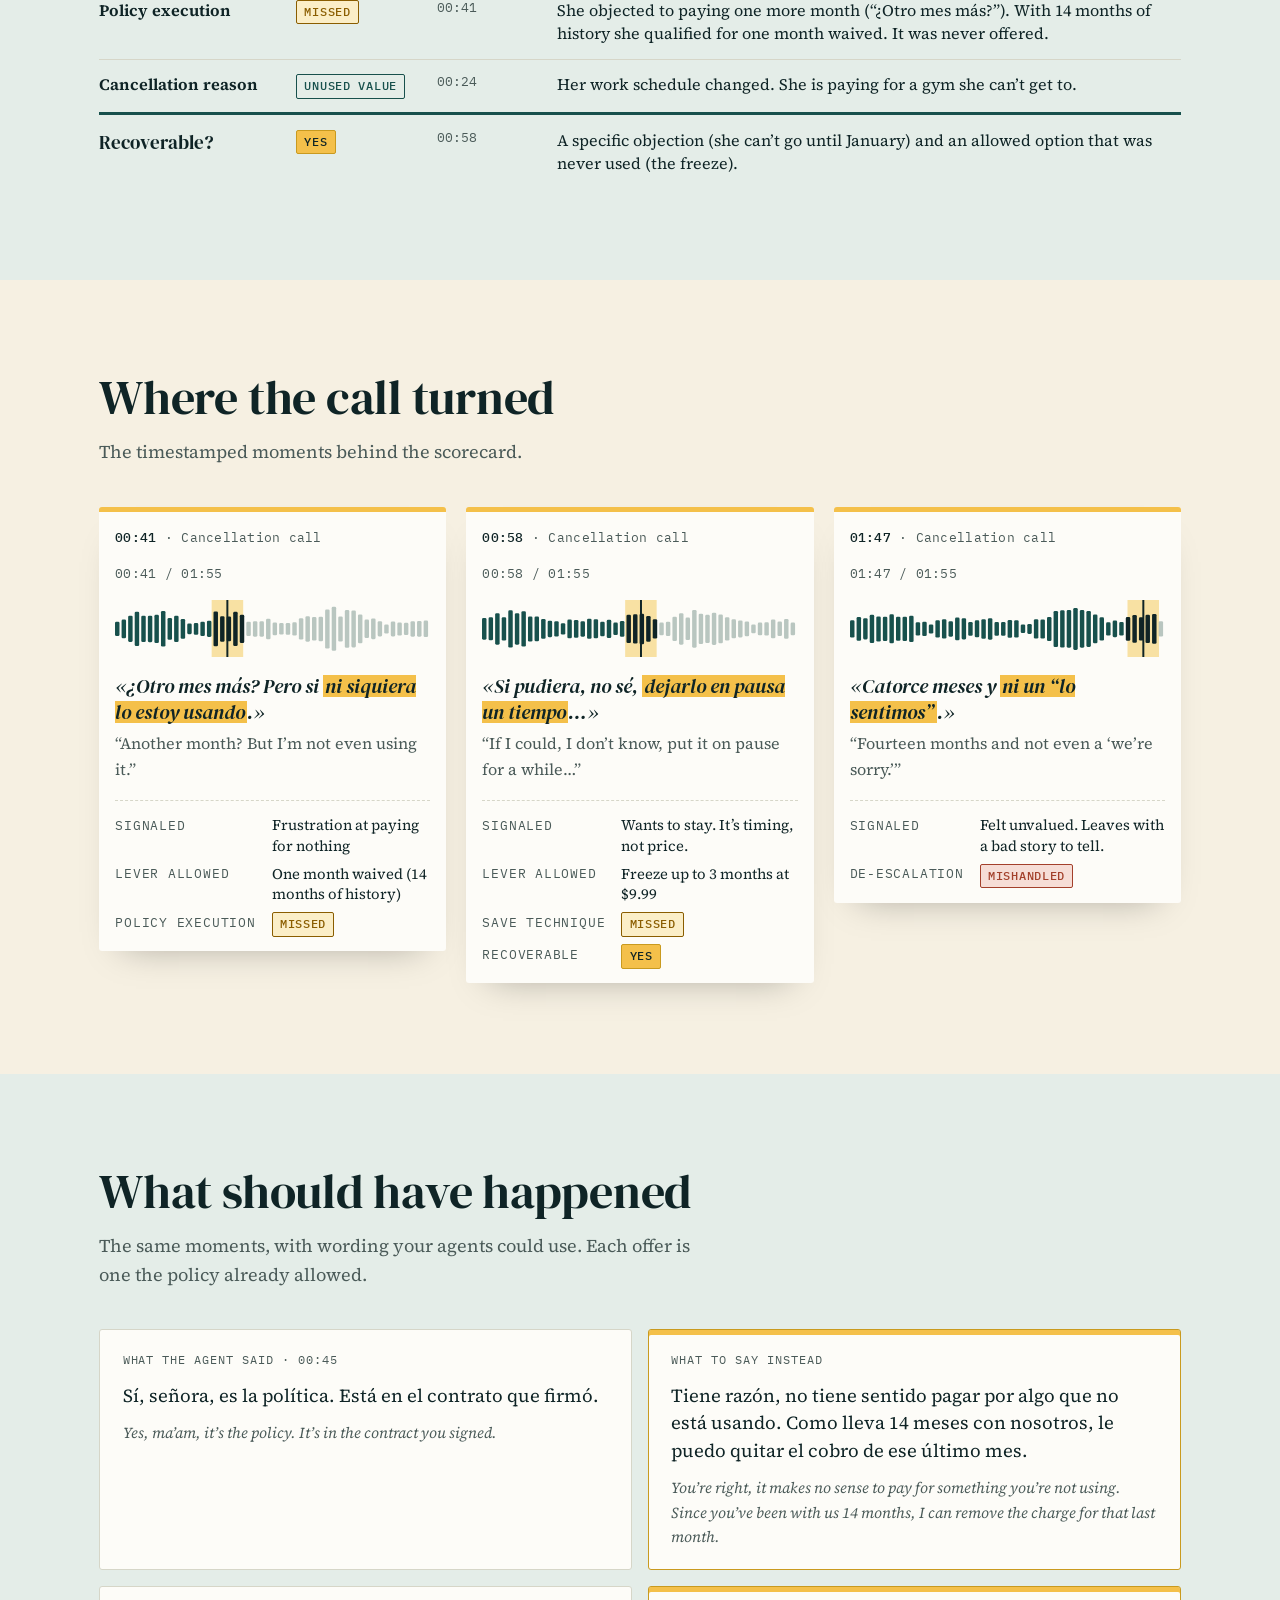
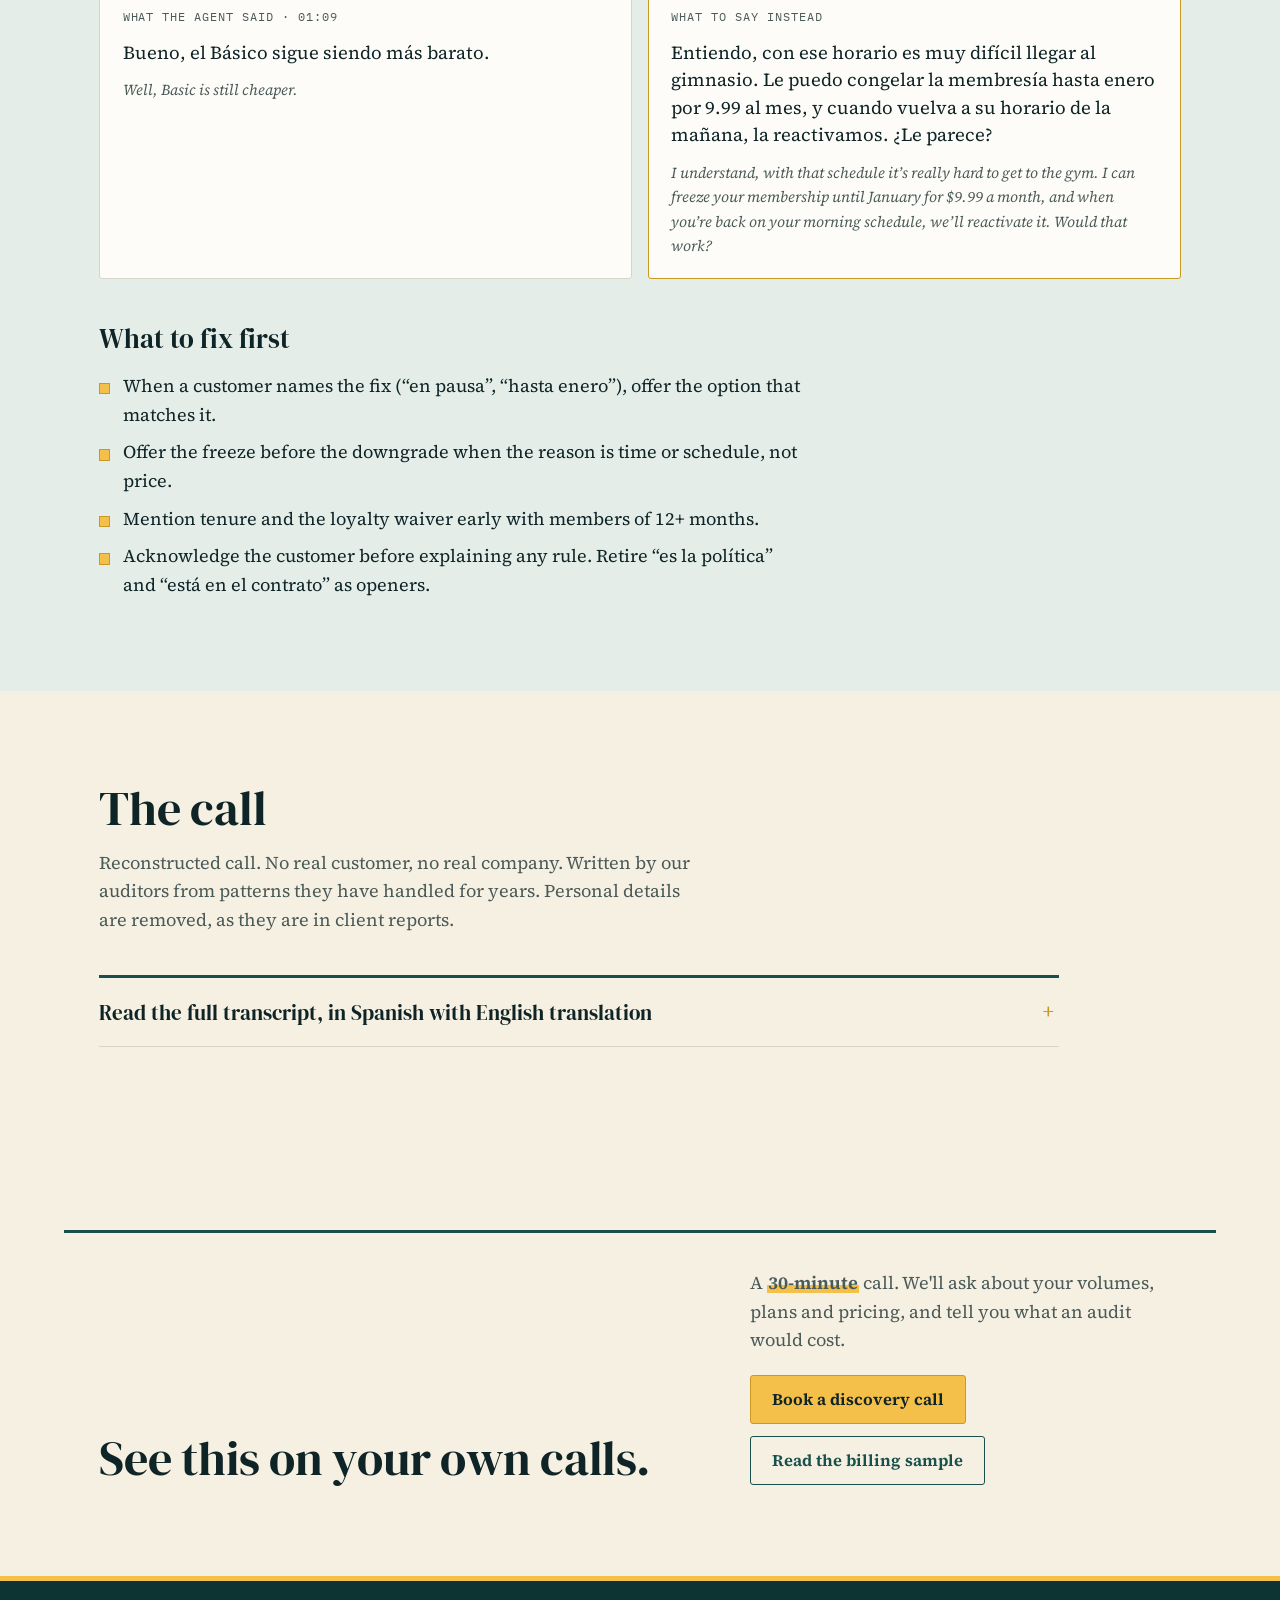
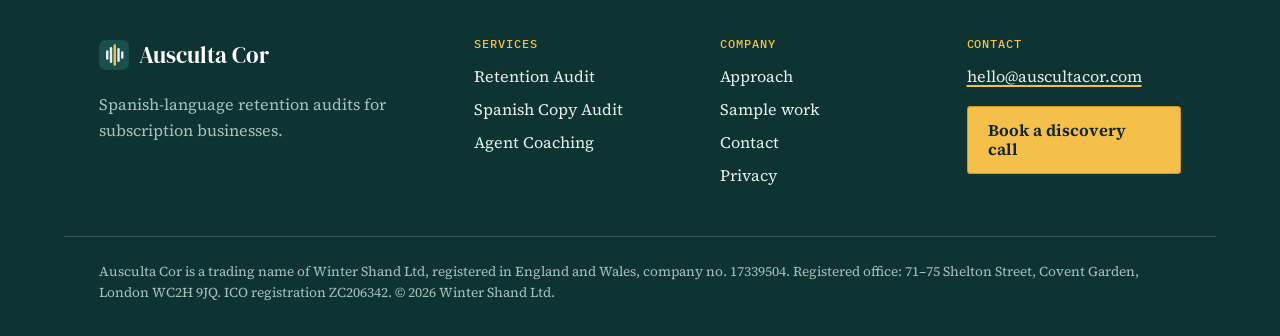
<file: samples/cancellation-call.html>
<!DOCTYPE html>
<html lang="en">
<head>
<meta charset="utf-8">
<meta name="viewport" content="width=device-width, initial-scale=1">
<title>The member who asked to pause · Sample audit · Ausculta Cor</title>
<meta name="description" content="A sample audit of a reconstructed Spanish-language gym cancellation call: scorecard, timestamped moments, better wording and the full transcript.">
<link rel="canonical" href="https://auscultacor.com/samples/cancellation-call.html">
<meta property="og:type" content="website">
<meta property="og:site_name" content="Ausculta Cor">
<meta property="og:title" content="The member who asked to pause · Sample audit · Ausculta Cor">
<meta property="og:description" content="A sample audit of a reconstructed Spanish-language gym cancellation call: scorecard, timestamped moments, better wording and the full transcript.">
<meta property="og:url" content="https://auscultacor.com/samples/cancellation-call.html">
<meta property="og:image" content="https://auscultacor.com/assets/img/og.png">
<meta name="twitter:card" content="summary_large_image">
<meta name="theme-color" content="#0d3432">
<link rel="icon" href="../assets/img/favicon.svg" type="image/svg+xml">
<link rel="preload" href="../assets/fonts/dm-serif-display-latin-400-normal.woff2" as="font" type="font/woff2" crossorigin>
<link rel="preload" href="../assets/fonts/source-serif-4-latin-wght-normal.woff2" as="font" type="font/woff2" crossorigin>
<link rel="stylesheet" href="../assets/css/site.css">
<!-- Analytics: paste the cookie-less analytics snippet here (see README). -->
<script src="../assets/js/site.js" defer></script>
</head>
<body>
<a class="skip" href="#main">Skip to content</a>
<header class="site-header">
  <div class="wrap header-inner">
    <a class="brand" href="../index.html"><img src="../assets/img/mark.svg" alt="" width="30" height="30"><span>Ausculta Cor</span></a>
    <button class="nav-toggle" type="button" aria-expanded="false" aria-controls="site-nav">Menu</button>
    <nav id="site-nav" class="site-nav" aria-label="Main">
      <ul>
        <li class="has-sub"><details><summary>Services</summary><ul class="sub"><li><a href="../retention-audit.html">Retention Audit</a></li><li><a href="../spanish-copy-audit.html">Spanish Copy Audit</a></li><li><a href="../agent-coaching.html">Agent Coaching</a></li></ul></details></li>
        <li><a href="../approach.html">Approach</a></li>
        <li><a href="../samples.html" aria-current="page">Sample work</a></li>
        <li><a class="btn btn-primary" href="../contact.html">Book a call</a></li>
      </ul>
    </nav>
  </div>
</header>
<main id="main">
<section class="page-hero">
  <div class="wrap hero-grid">
    <div class="hero-copy">
      <p class="eyebrow">Sample audit · Cancellation call</p>
      <h1>The member who asked to pause</h1>
      <p class="lead">A gym member of 14 months calls to cancel after her work schedule changes. She asks to pause until January. The agent offers a cheaper plan instead, and she leaves.</p>
      <p class="caption label-line">Reconstructed call. No real customer, no real company.</p>
    </div>
    <dl class="glance facts"><div><dt>Company</dt><dd>PulsoFit (invented), a US gym chain with Spanish-speaking members</dd></div><div><dt>Plan</dt><dd>Premium, $39.99 a month</dd></div><div><dt>Agent could offer</dt><dd>Freeze up to 3 months at $9.99 a month · Downgrade to Basic at $24.99 · One month waived after 12+ months of membership</dd></div><div><dt>Reason code</dt><dd>Unused value</dd></div><div><dt>Recoverable</dt><dd><span class="chip chip-yes">Yes</span></dd></div></dl>
  </div>
</section>

<section class="section">
  <div class="wrap">
    <figure class="report-line">
      <p class="eyebrow">Report headline</p>
      <blockquote><p>This call was <b class="num">recoverable</b> and was not recovered. The member asked to pause until January. A freeze at <b class="num">$9.99</b> a month was allowed and never offered, so PulsoFit lost a <b class="num">$39.99</b>-a-month member of 14 months.</p></blockquote>
      <figcaption>In a client report this line covers every call in the sample. Here it covers one.</figcaption>
    </figure>
    <p class="after">If she had frozen her membership, PulsoFit would have collected $9.99 a month through the freeze and $39.99 a month again from January. Instead it collected one final charge, and nothing after that.</p>
  </div>
</section>

<section class="section section-alt">
  <div class="wrap">
    <div class="section-head"><h2>Scorecard</h2><p>Five areas, one reason code and one strict judgment: was this call recoverable?</p></div>
    <div class="table-wrap">
      <table class="stack scorecard">
        <thead><tr><th scope="col">Area</th><th scope="col">Finding</th><th scope="col">Timestamp</th><th scope="col">Note</th></tr></thead>
        <tbody><tr><td>Save technique</td><td data-label="Finding"><span class="chip chip-missed">Missed</span></td><td class="mono ts" data-label="Timestamp">00:58</td><td class="wrap-ok" data-label="Note">She asked to pause until January (“dejarlo en pausa… en enero”). The agent kept pushing the downgrade. He should have offered the 3-month freeze at $9.99.</td></tr><tr><td>De-escalation and tone</td><td data-label="Finding"><span class="chip chip-bad">Mishandled</span></td><td class="mono ts" data-label="Timestamp">00:45 · 00:52</td><td class="wrap-ok" data-label="Note">“Es la política, está en el contrato,” then he interrupted her. Fourteen months of membership were never acknowledged.</td></tr><tr><td>Dispute prevention</td><td data-label="Finding"><span class="chip chip-plain">Not Applicable</span></td><td class="mono ts" data-label="Timestamp">–</td><td class="wrap-ok" data-label="Note">No mention of the bank, the card or fraud.</td></tr><tr><td>Policy execution</td><td data-label="Finding"><span class="chip chip-missed">Missed</span></td><td class="mono ts" data-label="Timestamp">00:41</td><td class="wrap-ok" data-label="Note">She objected to paying one more month (“¿Otro mes más?”). With 14 months of history she qualified for one month waived. It was never offered.</td></tr><tr><td>Cancellation reason</td><td data-label="Finding"><span class="chip chip-plain">Unused Value</span></td><td class="mono ts" data-label="Timestamp">00:24</td><td class="wrap-ok" data-label="Note">Her work schedule changed. She is paying for a gym she can’t get to.</td></tr><tr class="verdict"><td>Recoverable?</td><td data-label="Finding"><span class="chip chip-yes">Yes</span></td><td class="mono ts" data-label="Timestamp">00:58</td><td class="wrap-ok" data-label="Note">A specific objection (she can’t go until January) and an allowed option that was never used (the freeze).</td></tr></tbody>
      </table>
    </div>
  </div>
</section>

<section class="section">
  <div class="wrap">
    <div class="section-head"><h2>Where the call turned</h2><p>The timestamped moments behind the scorecard.</p></div>
    <div class="clips"><figure class="clip clip-sm">
        <div class="clip-head"><span><strong>00:41</strong> · Cancellation call</span><span>00:41 / 01:55</span></div>
        <svg class="wave" viewBox="0 0 240 44" role="img" aria-label="Call waveform with the moment at 00:41 highlighted"><rect x="73.6" y="0" width="24.0" height="44" fill="#f8e1a3"/><rect x="0.0" y="16.6" width="3.4" height="10.9" rx="1" fill="#17504c"/><rect x="5.0" y="14.9" width="3.4" height="14.2" rx="1" fill="#17504c"/><rect x="10.0" y="12.0" width="3.4" height="19.9" rx="1" fill="#17504c"/><rect x="15.0" y="8.9" width="3.4" height="26.2" rx="1" fill="#17504c"/><rect x="20.0" y="12.0" width="3.4" height="20.0" rx="1" fill="#17504c"/><rect x="25.0" y="12.0" width="3.4" height="20.1" rx="1" fill="#17504c"/><rect x="30.0" y="11.3" width="3.4" height="21.4" rx="1" fill="#17504c"/><rect x="35.0" y="8.4" width="3.4" height="27.1" rx="1" fill="#17504c"/><rect x="40.0" y="13.7" width="3.4" height="16.6" rx="1" fill="#17504c"/><rect x="45.0" y="12.0" width="3.4" height="20.0" rx="1" fill="#17504c"/><rect x="50.0" y="14.4" width="3.4" height="15.2" rx="1" fill="#17504c"/><rect x="55.0" y="17.9" width="3.4" height="8.1" rx="1" fill="#17504c"/><rect x="60.0" y="17.6" width="3.4" height="8.9" rx="1" fill="#17504c"/><rect x="65.0" y="16.6" width="3.4" height="10.9" rx="1" fill="#17504c"/><rect x="70.0" y="15.8" width="3.4" height="12.3" rx="1" fill="#17504c"/><rect x="75.0" y="8.7" width="3.4" height="26.6" rx="1" fill="#0f2426"/><rect x="80.0" y="12.3" width="3.4" height="19.5" rx="1" fill="#0f2426"/><rect x="85.0" y="12.6" width="3.4" height="18.8" rx="1" fill="#0f2426"/><rect x="90.0" y="9.0" width="3.4" height="26.1" rx="1" fill="#0f2426"/><rect x="95.0" y="11.3" width="3.4" height="21.4" rx="1" fill="#0f2426"/><rect x="100.0" y="16.5" width="3.4" height="11.0" rx="1" fill="#b9c6c0"/><rect x="105.0" y="16.1" width="3.4" height="11.8" rx="1" fill="#b9c6c0"/><rect x="110.0" y="16.1" width="3.4" height="11.8" rx="1" fill="#b9c6c0"/><rect x="115.0" y="14.2" width="3.4" height="15.7" rx="1" fill="#b9c6c0"/><rect x="120.0" y="17.1" width="3.4" height="9.7" rx="1" fill="#b9c6c0"/><rect x="125.0" y="17.6" width="3.4" height="8.7" rx="1" fill="#b9c6c0"/><rect x="130.0" y="17.5" width="3.4" height="9.0" rx="1" fill="#b9c6c0"/><rect x="135.0" y="17.0" width="3.4" height="10.1" rx="1" fill="#b9c6c0"/><rect x="140.0" y="13.9" width="3.4" height="16.2" rx="1" fill="#b9c6c0"/><rect x="145.0" y="12.3" width="3.4" height="19.4" rx="1" fill="#b9c6c0"/><rect x="150.0" y="13.0" width="3.4" height="17.9" rx="1" fill="#b9c6c0"/><rect x="155.0" y="12.7" width="3.4" height="18.7" rx="1" fill="#b9c6c0"/><rect x="160.0" y="7.2" width="3.4" height="29.7" rx="1" fill="#b9c6c0"/><rect x="165.0" y="5.2" width="3.4" height="33.5" rx="1" fill="#b9c6c0"/><rect x="170.0" y="12.5" width="3.4" height="19.1" rx="1" fill="#b9c6c0"/><rect x="175.0" y="7.7" width="3.4" height="28.7" rx="1" fill="#b9c6c0"/><rect x="180.0" y="8.0" width="3.4" height="28.1" rx="1" fill="#b9c6c0"/><rect x="185.0" y="11.0" width="3.4" height="22.0" rx="1" fill="#b9c6c0"/><rect x="190.0" y="14.9" width="3.4" height="14.1" rx="1" fill="#b9c6c0"/><rect x="195.0" y="14.1" width="3.4" height="15.7" rx="1" fill="#b9c6c0"/><rect x="200.0" y="16.2" width="3.4" height="11.5" rx="1" fill="#b9c6c0"/><rect x="205.0" y="18.6" width="3.4" height="6.9" rx="1" fill="#b9c6c0"/><rect x="210.0" y="16.4" width="3.4" height="11.3" rx="1" fill="#b9c6c0"/><rect x="215.0" y="17.1" width="3.4" height="9.9" rx="1" fill="#b9c6c0"/><rect x="220.0" y="17.4" width="3.4" height="9.3" rx="1" fill="#b9c6c0"/><rect x="225.0" y="16.1" width="3.4" height="11.8" rx="1" fill="#b9c6c0"/><rect x="230.0" y="16.0" width="3.4" height="11.9" rx="1" fill="#b9c6c0"/><rect x="235.0" y="15.7" width="3.4" height="12.5" rx="1" fill="#b9c6c0"/><rect x="84.8" y="0" width="1.5" height="44" fill="#0f2426"/></svg>
        <blockquote class="clip-quote" lang="es"><p>«¿Otro mes más? Pero si <mark>ni siquiera lo estoy usando</mark>.»</p></blockquote>
        <p class="clip-trans">“Another month? But I’m not even using it.”</p>
        <dl class="clip-findings"><div><dt>Signaled</dt><dd>Frustration at paying for nothing</dd></div><div><dt>Lever allowed</dt><dd>One month waived (14 months of history)</dd></div><div><dt>Policy execution</dt><dd><span class="chip chip-missed">Missed</span></dd></div></dl>
      </figure><figure class="clip clip-sm">
        <div class="clip-head"><span><strong>00:58</strong> · Cancellation call</span><span>00:58 / 01:55</span></div>
        <svg class="wave" viewBox="0 0 240 44" role="img" aria-label="Call waveform with the moment at 00:58 highlighted"><rect x="109.0" y="0" width="24.0" height="44" fill="#f8e1a3"/><rect x="0.0" y="13.8" width="3.4" height="16.4" rx="1" fill="#17504c"/><rect x="5.0" y="13.2" width="3.4" height="17.5" rx="1" fill="#17504c"/><rect x="10.0" y="10.0" width="3.4" height="24.0" rx="1" fill="#17504c"/><rect x="15.0" y="13.1" width="3.4" height="17.7" rx="1" fill="#17504c"/><rect x="20.0" y="7.9" width="3.4" height="28.3" rx="1" fill="#17504c"/><rect x="25.0" y="10.0" width="3.4" height="24.0" rx="1" fill="#17504c"/><rect x="30.0" y="8.5" width="3.4" height="26.9" rx="1" fill="#17504c"/><rect x="35.0" y="12.5" width="3.4" height="19.1" rx="1" fill="#17504c"/><rect x="40.0" y="12.5" width="3.4" height="19.0" rx="1" fill="#17504c"/><rect x="45.0" y="14.4" width="3.4" height="15.2" rx="1" fill="#17504c"/><rect x="50.0" y="15.8" width="3.4" height="12.5" rx="1" fill="#17504c"/><rect x="55.0" y="16.2" width="3.4" height="11.6" rx="1" fill="#17504c"/><rect x="60.0" y="17.7" width="3.4" height="8.6" rx="1" fill="#17504c"/><rect x="65.0" y="14.9" width="3.4" height="14.3" rx="1" fill="#17504c"/><rect x="70.0" y="15.2" width="3.4" height="13.6" rx="1" fill="#17504c"/><rect x="75.0" y="16.1" width="3.4" height="11.8" rx="1" fill="#17504c"/><rect x="80.0" y="14.3" width="3.4" height="15.3" rx="1" fill="#17504c"/><rect x="85.0" y="14.7" width="3.4" height="14.5" rx="1" fill="#17504c"/><rect x="90.0" y="16.5" width="3.4" height="11.1" rx="1" fill="#17504c"/><rect x="95.0" y="15.1" width="3.4" height="13.8" rx="1" fill="#17504c"/><rect x="100.0" y="17.2" width="3.4" height="9.5" rx="1" fill="#17504c"/><rect x="105.0" y="15.9" width="3.4" height="12.1" rx="1" fill="#17504c"/><rect x="110.0" y="11.2" width="3.4" height="21.6" rx="1" fill="#0f2426"/><rect x="115.0" y="10.9" width="3.4" height="22.3" rx="1" fill="#0f2426"/><rect x="120.0" y="10.4" width="3.4" height="23.3" rx="1" fill="#0f2426"/><rect x="125.0" y="12.2" width="3.4" height="19.6" rx="1" fill="#0f2426"/><rect x="130.0" y="14.7" width="3.4" height="14.7" rx="1" fill="#0f2426"/><rect x="135.0" y="17.2" width="3.4" height="9.7" rx="1" fill="#b9c6c0"/><rect x="140.0" y="16.5" width="3.4" height="11.0" rx="1" fill="#b9c6c0"/><rect x="145.0" y="12.7" width="3.4" height="18.5" rx="1" fill="#b9c6c0"/><rect x="150.0" y="10.0" width="3.4" height="24.0" rx="1" fill="#b9c6c0"/><rect x="155.0" y="13.4" width="3.4" height="17.1" rx="1" fill="#b9c6c0"/><rect x="160.0" y="7.6" width="3.4" height="28.7" rx="1" fill="#b9c6c0"/><rect x="165.0" y="10.5" width="3.4" height="23.0" rx="1" fill="#b9c6c0"/><rect x="170.0" y="11.3" width="3.4" height="21.4" rx="1" fill="#b9c6c0"/><rect x="175.0" y="9.7" width="3.4" height="24.5" rx="1" fill="#b9c6c0"/><rect x="180.0" y="11.0" width="3.4" height="22.0" rx="1" fill="#b9c6c0"/><rect x="185.0" y="13.1" width="3.4" height="17.7" rx="1" fill="#b9c6c0"/><rect x="190.0" y="14.7" width="3.4" height="14.5" rx="1" fill="#b9c6c0"/><rect x="195.0" y="15.6" width="3.4" height="12.9" rx="1" fill="#b9c6c0"/><rect x="200.0" y="16.3" width="3.4" height="11.3" rx="1" fill="#b9c6c0"/><rect x="205.0" y="18.6" width="3.4" height="6.7" rx="1" fill="#b9c6c0"/><rect x="210.0" y="17.2" width="3.4" height="9.7" rx="1" fill="#b9c6c0"/><rect x="215.0" y="17.0" width="3.4" height="10.0" rx="1" fill="#b9c6c0"/><rect x="220.0" y="14.8" width="3.4" height="14.3" rx="1" fill="#b9c6c0"/><rect x="225.0" y="16.4" width="3.4" height="11.1" rx="1" fill="#b9c6c0"/><rect x="230.0" y="14.5" width="3.4" height="15.1" rx="1" fill="#b9c6c0"/><rect x="235.0" y="17.2" width="3.4" height="9.7" rx="1" fill="#b9c6c0"/><rect x="120.3" y="0" width="1.5" height="44" fill="#0f2426"/></svg>
        <blockquote class="clip-quote" lang="es"><p>«Si pudiera, no sé, <mark>dejarlo en pausa un tiempo</mark>…»</p></blockquote>
        <p class="clip-trans">“If I could, I don’t know, put it on pause for a while…”</p>
        <dl class="clip-findings"><div><dt>Signaled</dt><dd>Wants to stay. It’s timing, not price.</dd></div><div><dt>Lever allowed</dt><dd>Freeze up to 3 months at $9.99</dd></div><div><dt>Save technique</dt><dd><span class="chip chip-missed">Missed</span></dd></div><div><dt>Recoverable</dt><dd><span class="chip chip-yes">Yes</span></dd></div></dl>
      </figure><figure class="clip clip-sm">
        <div class="clip-head"><span><strong>01:47</strong> · Cancellation call</span><span>01:47 / 01:55</span></div>
        <svg class="wave" viewBox="0 0 240 44" role="img" aria-label="Call waveform with the moment at 01:47 highlighted"><rect x="211.3" y="0" width="24.0" height="44" fill="#f8e1a3"/><rect x="0.0" y="15.4" width="3.4" height="13.2" rx="1" fill="#17504c"/><rect x="5.0" y="12.9" width="3.4" height="18.2" rx="1" fill="#17504c"/><rect x="10.0" y="13.9" width="3.4" height="16.1" rx="1" fill="#17504c"/><rect x="15.0" y="11.3" width="3.4" height="21.5" rx="1" fill="#17504c"/><rect x="20.0" y="12.5" width="3.4" height="19.1" rx="1" fill="#17504c"/><rect x="25.0" y="12.7" width="3.4" height="18.6" rx="1" fill="#17504c"/><rect x="30.0" y="10.9" width="3.4" height="22.1" rx="1" fill="#17504c"/><rect x="35.0" y="12.8" width="3.4" height="18.3" rx="1" fill="#17504c"/><rect x="40.0" y="12.7" width="3.4" height="18.6" rx="1" fill="#17504c"/><rect x="45.0" y="12.0" width="3.4" height="20.0" rx="1" fill="#17504c"/><rect x="50.0" y="16.9" width="3.4" height="10.1" rx="1" fill="#17504c"/><rect x="55.0" y="16.5" width="3.4" height="11.0" rx="1" fill="#17504c"/><rect x="60.0" y="18.6" width="3.4" height="6.9" rx="1" fill="#17504c"/><rect x="65.0" y="15.4" width="3.4" height="13.2" rx="1" fill="#17504c"/><rect x="70.0" y="14.6" width="3.4" height="14.8" rx="1" fill="#17504c"/><rect x="75.0" y="16.2" width="3.4" height="11.7" rx="1" fill="#17504c"/><rect x="80.0" y="13.4" width="3.4" height="17.3" rx="1" fill="#17504c"/><rect x="85.0" y="13.9" width="3.4" height="16.1" rx="1" fill="#17504c"/><rect x="90.0" y="16.7" width="3.4" height="10.5" rx="1" fill="#17504c"/><rect x="95.0" y="15.5" width="3.4" height="12.9" rx="1" fill="#17504c"/><rect x="100.0" y="14.6" width="3.4" height="14.9" rx="1" fill="#17504c"/><rect x="105.0" y="13.9" width="3.4" height="16.3" rx="1" fill="#17504c"/><rect x="110.0" y="16.8" width="3.4" height="10.4" rx="1" fill="#17504c"/><rect x="115.0" y="16.7" width="3.4" height="10.6" rx="1" fill="#17504c"/><rect x="120.0" y="15.2" width="3.4" height="13.5" rx="1" fill="#17504c"/><rect x="125.0" y="15.4" width="3.4" height="13.2" rx="1" fill="#17504c"/><rect x="130.0" y="18.7" width="3.4" height="6.5" rx="1" fill="#17504c"/><rect x="135.0" y="18.3" width="3.4" height="7.5" rx="1" fill="#17504c"/><rect x="140.0" y="14.6" width="3.4" height="14.7" rx="1" fill="#17504c"/><rect x="145.0" y="14.8" width="3.4" height="14.5" rx="1" fill="#17504c"/><rect x="150.0" y="12.9" width="3.4" height="18.3" rx="1" fill="#17504c"/><rect x="155.0" y="8.3" width="3.4" height="27.5" rx="1" fill="#17504c"/><rect x="160.0" y="7.8" width="3.4" height="28.4" rx="1" fill="#17504c"/><rect x="165.0" y="7.7" width="3.4" height="28.6" rx="1" fill="#17504c"/><rect x="170.0" y="6.1" width="3.4" height="31.9" rx="1" fill="#17504c"/><rect x="175.0" y="7.7" width="3.4" height="28.6" rx="1" fill="#17504c"/><rect x="180.0" y="8.4" width="3.4" height="27.3" rx="1" fill="#17504c"/><rect x="185.0" y="11.0" width="3.4" height="21.9" rx="1" fill="#17504c"/><rect x="190.0" y="13.1" width="3.4" height="17.8" rx="1" fill="#17504c"/><rect x="195.0" y="17.0" width="3.4" height="10.0" rx="1" fill="#17504c"/><rect x="200.0" y="15.7" width="3.4" height="12.6" rx="1" fill="#17504c"/><rect x="205.0" y="16.8" width="3.4" height="10.3" rx="1" fill="#17504c"/><rect x="210.0" y="13.0" width="3.4" height="18.0" rx="1" fill="#0f2426"/><rect x="215.0" y="11.4" width="3.4" height="21.2" rx="1" fill="#0f2426"/><rect x="220.0" y="13.2" width="3.4" height="17.6" rx="1" fill="#0f2426"/><rect x="225.0" y="11.2" width="3.4" height="21.5" rx="1" fill="#0f2426"/><rect x="230.0" y="10.7" width="3.4" height="22.7" rx="1" fill="#0f2426"/><rect x="235.0" y="16.1" width="3.4" height="11.7" rx="1" fill="#b9c6c0"/><rect x="222.6" y="0" width="1.5" height="44" fill="#0f2426"/></svg>
        <blockquote class="clip-quote" lang="es"><p>«Catorce meses y <mark>ni un “lo sentimos”</mark>.»</p></blockquote>
        <p class="clip-trans">“Fourteen months and not even a ‘we’re sorry.’”</p>
        <dl class="clip-findings"><div><dt>Signaled</dt><dd>Felt unvalued. Leaves with a bad story to tell.</dd></div><div><dt>De-escalation</dt><dd><span class="chip chip-bad">Mishandled</span></dd></div></dl>
      </figure></div>
  </div>
</section>

<section class="section section-alt">
  <div class="wrap">
    <div class="section-head"><h2>What should have happened</h2><p>The same moments, with wording your agents could use. Each offer is one the policy already allowed.</p></div>
    <div class="pairs"><div class="compare">
        <figure><figcaption>What the agent said · 00:45</figcaption><p class="es" lang="es">Sí, señora, es la política. Está en el contrato que firmó.</p><p class="en">Yes, ma’am, it’s the policy. It’s in the contract you signed.</p></figure>
        <figure class="after-copy"><figcaption>What to say instead</figcaption><p class="es" lang="es">Tiene razón, no tiene sentido pagar por algo que no está usando. Como lleva 14 meses con nosotros, le puedo quitar el cobro de ese último mes.</p><p class="en">You’re right, it makes no sense to pay for something you’re not using. Since you’ve been with us 14 months, I can remove the charge for that last month.</p></figure>
      </div><div class="compare">
        <figure><figcaption>What the agent said · 01:09</figcaption><p class="es" lang="es">Bueno, el Básico sigue siendo más barato.</p><p class="en">Well, Basic is still cheaper.</p></figure>
        <figure class="after-copy"><figcaption>What to say instead</figcaption><p class="es" lang="es">Entiendo, con ese horario es muy difícil llegar al gimnasio. Le puedo congelar la membresía hasta enero por 9.99 al mes, y cuando vuelva a su horario de la mañana, la reactivamos. ¿Le parece?</p><p class="en">I understand, with that schedule it’s really hard to get to the gym. I can freeze your membership until January for $9.99 a month, and when you’re back on your morning schedule, we’ll reactivate it. Would that work?</p></figure>
      </div></div>
    <h3 class="fix-head">What to fix first</h3>
    <ul class="ticks fixes"><li>When a customer names the fix (“en pausa”, “hasta enero”), offer the option that matches it.</li><li>Offer the freeze before the downgrade when the reason is time or schedule, not price.</li><li>Mention tenure and the loyalty waiver early with members of 12+ months.</li><li>Acknowledge the customer before explaining any rule. Retire “es la política” and “está en el contrato” as openers.</li></ul>
  </div>
</section>

<section class="section">
  <div class="wrap">
    <div class="section-head"><h2>The call</h2><p>Reconstructed call. No real customer, no real company. Written by our auditors from patterns they have handled for years. Personal details are removed, as they are in client reports.</p></div>
    <details class="transcript">
      <summary>Read the full transcript, in Spanish with English translation</summary>
      <p class="t-note">Highlighted rows are the moments above.</p>
      <ol class="t-list"><li class="t-row"><div class="t-meta"><span class="t-time">00:00</span><span class="t-who">Agente</span></div><div class="t-text"><p lang="es">Gracias por llamar a PulsoFit, le habla Kevin. ¿En qué le puedo ayudar hoy?</p><p class="en">Thank you for calling PulsoFit, this is Kevin. How can I help you today?</p></div></li><li class="t-row"><div class="t-meta"><span class="t-time">00:04</span><span class="t-who">Clienta</span></div><div class="t-text"><p lang="es">Hola, buenas. Mire, quiero cancelar mi membresía.</p><p class="en">Hi. Look, I want to cancel my membership.</p></div></li><li class="t-row"><div class="t-meta"><span class="t-time">00:07</span><span class="t-who">Agente</span></div><div class="t-text"><p lang="es">Claro. ¿Me da su número de miembro o el correo de la cuenta, por favor?</p><p class="en">Of course. Can I have your member number or the account email, please?</p></div></li><li class="t-row"><div class="t-meta"><span class="t-time">00:11</span><span class="t-who">Clienta</span></div><div class="t-text"><p lang="es">Marisol Ortega, <i class="sd">[correo electrónico]</i>.</p><p class="en">Marisol Ortega, <i class="sd">[email address]</i>.</p></div></li><li class="t-row"><div class="t-meta"><span class="t-time">00:16</span><span class="t-who">Agente</span></div><div class="t-text"><p lang="es"><i class="sd">[tecleando]</i> Muy bien, señora Ortega. Veo que tiene el plan Premium de 39.99 al mes. ¿Me puede decir el motivo de la cancelación?</p><p class="en"><i class="sd">[typing]</i> All right, Ms. Ortega. I see you’re on the Premium plan at $39.99 a month. Can you tell me why you’re cancelling?</p></div></li><li class="t-row"><div class="t-meta"><span class="t-time">00:24</span><span class="t-who">Clienta</span></div><div class="t-text"><p lang="es"><i class="sd">[suspira]</i> Es que me cambiaron el horario en el trabajo. Ahora salgo a las nueve de la noche y ya no me da tiempo de ir. Llevo como dos meses pagando y sin usarlo.</p><p class="en"><i class="sd">[sighs]</i> They changed my schedule at work. Now I get off at nine at night and there’s no time to go. I’ve been paying for about two months without using it.</p></div></li><li class="t-row"><div class="t-meta"><span class="t-time">00:34</span><span class="t-who">Agente</span></div><div class="t-text"><p lang="es">Entiendo. Le comento que para cancelar se necesita un aviso de 30 días, así que se le cobraría el próximo mes completo.</p><p class="en">I understand. Just so you know, cancelling requires 30 days’ notice, so you’d be charged for next month in full.</p></div></li><li class="t-row is-moment"><div class="t-meta"><span class="t-time">00:41</span><span class="t-who">Clienta</span></div><div class="t-text"><p lang="es">¿Otro mes más? <i class="sd">[pausa]</i> Pero si ni siquiera lo estoy usando.</p><p class="en">Another month? <i class="sd">[pause]</i> But I’m not even using it.</p></div></li><li class="t-row"><div class="t-meta"><span class="t-time">00:45</span><span class="t-who">Agente</span></div><div class="t-text"><p lang="es">Sí, señora, es la política. Está en el contrato que firmó.</p><p class="en">Yes, ma’am, it’s the policy. It’s in the contract you signed.</p></div></li><li class="t-row"><div class="t-meta"><span class="t-time">00:49</span><span class="t-who">Clienta</span></div><div class="t-text"><p lang="es"><i class="sd">[tono cortante]</i> Ya, ya sé que está en el contrato. Lo que digo es que…</p><p class="en"><i class="sd">[curt]</i> Yes, I know it’s in the contract. What I’m saying is…</p></div></li><li class="t-row"><div class="t-meta"><span class="t-time">00:52</span><span class="t-who">Agente</span></div><div class="t-text"><p lang="es"><i class="sd">[la interrumpe]</i> Pero le puedo ofrecer algo. Si se queda, le puedo bajar al plan Básico de 24.99.</p><p class="en"><i class="sd">[interrupts her]</i> But I can offer you something. If you stay, I can move you down to the Basic plan at $24.99.</p></div></li><li class="t-row is-moment"><div class="t-meta"><span class="t-time">00:58</span><span class="t-who">Clienta</span></div><div class="t-text"><p lang="es">Es que no es por el precio. Es que no puedo ir. Si pudiera, no sé, dejarlo en pausa un tiempo hasta que me cambien el turno otra vez… me dijeron que en enero a lo mejor vuelvo al horario de la mañana.</p><p class="en">It’s not about the price. I just can’t go. If I could, I don’t know, put it on pause for a while until they change my shift again… they told me I might go back to mornings in January.</p></div></li><li class="t-row"><div class="t-meta"><span class="t-time">01:09</span><span class="t-who">Agente</span></div><div class="t-text"><p lang="es">Bueno, el Básico sigue siendo más barato. Y tiene acceso a todas las sucursales en horario regular.</p><p class="en">Well, Basic is still cheaper. And it gives you access to all locations during regular hours.</p></div></li><li class="t-row"><div class="t-meta"><span class="t-time">01:15</span><span class="t-who">Clienta</span></div><div class="t-text"><p lang="es"><i class="sd">[pausa larga]</i> O sea que pagaría menos… por algo que tampoco voy a usar.</p><p class="en"><i class="sd">[long pause]</i> So I’d pay less… for something I’m still not going to use.</p></div></li><li class="t-row"><div class="t-meta"><span class="t-time">01:20</span><span class="t-who">Agente</span></div><div class="t-text"><p lang="es">Es la mejor opción que tengo disponible para usted.</p><p class="en">That’s the best option I have available for you.</p></div></li><li class="t-row"><div class="t-meta"><span class="t-time">01:24</span><span class="t-who">Clienta</span></div><div class="t-text"><p lang="es"><i class="sd">[suspira]</i> No, mire, mejor cancélelo.</p><p class="en"><i class="sd">[sighs]</i> No, look, just cancel it.</p></div></li><li class="t-row"><div class="t-meta"><span class="t-time">01:27</span><span class="t-who">Agente</span></div><div class="t-text"><p lang="es">Está bien. Entonces le confirmo: la cancelación queda registrada con fecha de hoy, se le hará un último cobro de 39.99 el día quince, y después de esa fecha ya no tendrá acceso a las instalaciones. ¿Está de acuerdo?</p><p class="en">All right. To confirm: the cancellation is recorded as of today, there will be a final charge of $39.99 on the 15th, and after that date you won’t have access to the facilities. Do you agree?</p></div></li><li class="t-row"><div class="t-meta"><span class="t-time">01:39</span><span class="t-who">Clienta</span></div><div class="t-text"><p lang="es">Pues… no me queda de otra.</p><p class="en">Well… I don’t have much choice.</p></div></li><li class="t-row"><div class="t-meta"><span class="t-time">01:42</span><span class="t-who">Agente</span></div><div class="t-text"><p lang="es">Le va a llegar un correo de confirmación en las próximas 24 horas. ¿Hay algo más en lo que le pueda ayudar?</p><p class="en">You’ll receive a confirmation email within 24 hours. Is there anything else I can help you with?</p></div></li><li class="t-row is-moment"><div class="t-meta"><span class="t-time">01:47</span><span class="t-who">Clienta</span></div><div class="t-text"><p lang="es">No. Nada más. <i class="sd">[en voz baja]</i> Catorce meses y ni un “lo sentimos”.</p><p class="en">No. That’s all. <i class="sd">[quietly]</i> Fourteen months and not even a “we’re sorry.”</p></div></li><li class="t-row"><div class="t-meta"><span class="t-time">01:52</span><span class="t-who">Agente</span></div><div class="t-text"><p lang="es">Gracias por llamar a PulsoFit, que tenga buena noche.</p><p class="en">Thank you for calling PulsoFit, have a good night.</p></div></li><li class="t-row"><div class="t-meta"><span class="t-time">01:55</span></div><div class="t-text"><p lang="es"><i class="sd">[La clienta cuelga sin despedirse.]</i></p><p class="en"><i class="sd">[The customer hangs up without saying goodbye.]</i></p></div></li></ol>
    </details>
  </div>
</section>

<section class="cta">
  <div class="wrap cta-inner">
    <div><h2>See this on your own calls.</h2></div>
    <div><p>A <b class="num">30-minute</b> call. We'll ask about your volumes, plans and pricing, and tell you what an audit would cost.</p>
      <div class="actions" style="margin-top:1.25rem"><a class="btn btn-primary" href="../contact.html">Book a discovery call</a><a class="btn btn-ghost" href="../samples/billing-call.html">Read the billing sample</a></div>
    </div>
  </div>
</section>
</main>
<footer class="site-footer">
  <div class="wrap footer-grid">
    <div class="footer-brand">
      <a class="brand" href="../index.html"><img src="../assets/img/mark.svg" alt="" width="30" height="30"><span>Ausculta Cor</span></a>
      <p>Spanish-language retention audits for subscription businesses.</p>
    </div>
    <div><h2>Services</h2><ul><li><a href="../retention-audit.html">Retention Audit</a></li><li><a href="../spanish-copy-audit.html">Spanish Copy Audit</a></li><li><a href="../agent-coaching.html">Agent Coaching</a></li></ul></div>
    <div><h2>Company</h2><ul>
      <li><a href="../approach.html">Approach</a></li>
      <li><a href="../samples.html">Sample work</a></li>
      <li><a href="../contact.html">Contact</a></li>
      <li><a href="../privacy.html">Privacy</a></li>
    </ul></div>
    <div><h2>Contact</h2>
      <p><a href="mailto:hello@auscultacor.com">hello@auscultacor.com</a></p>
      <a class="btn btn-mark" href="../contact.html">Book a discovery call</a>
    </div>
  </div>
  <div class="wrap legal"><p>Ausculta Cor is a trading name of Winter Shand Ltd, registered in England and Wales, company no. 17339504. Registered office: 71–75 Shelton Street, Covent Garden, London WC2H 9JQ. ICO registration ZC206342. © 2026 Winter Shand Ltd.</p></div>
</footer>
</body>
</html>
</file>
<file: assets/css/site.css>
/* Ausculta Cor — site styles
   Layout concept: a working audit file. A dark petrol opening band, then
   tinted sage and sand sections, with gold used like an auditor's highlighter
   on buttons and the numbers that matter.
*/

@font-face {
  font-family: "DM Serif Display";
  src: url("../fonts/dm-serif-display-latin-400-normal.woff2") format("woff2");
  font-weight: 400;
  font-style: normal;
  font-display: swap;
}
@font-face {
  font-family: "DM Serif Display";
  src: url("../fonts/dm-serif-display-latin-400-italic.woff2") format("woff2");
  font-weight: 400;
  font-style: italic;
  font-display: swap;
}
@font-face {
  font-family: "Source Serif 4";
  src: url("../fonts/source-serif-4-latin-wght-normal.woff2") format("woff2");
  font-weight: 200 900;
  font-style: normal;
  font-display: swap;
}
@font-face {
  font-family: "Source Serif 4";
  src: url("../fonts/source-serif-4-latin-wght-italic.woff2") format("woff2");
  font-weight: 200 900;
  font-style: italic;
  font-display: swap;
}
@font-face {
  font-family: "IBM Plex Mono";
  src: url("../fonts/ibm-plex-mono-latin-400-normal.woff2") format("woff2");
  font-weight: 400;
  font-style: normal;
  font-display: swap;
}
@font-face {
  font-family: "IBM Plex Mono";
  src: url("../fonts/ibm-plex-mono-latin-500-normal.woff2") format("woff2");
  font-weight: 500;
  font-style: normal;
  font-display: swap;
}

:root {
  /* Colour */
  --sand: #f6f0e2;         /* warm section ground (page default) */
  --sage: #e4ede8;         /* cool alternating section ground */
  --sheet: #fdfcf8;        /* raised surfaces: clips, forms, cards */
  --ink: #0f2426;          /* text */
  --ink-soft: #4a5a58;     /* secondary text */
  --rule: #d6d6c8;         /* lines and borders on light grounds */
  --petrol: #17504c;       /* brand: links, data band */
  --petrol-deep: #0d3432;  /* header, hero, footer */
  --on-dark: #e8efeb;      /* text on petrol */
  --on-dark-soft: #a9c1bb;
  --rule-dark: rgba(232, 239, 235, 0.18);
  --gold: #f4c04a;         /* highlighter: buttons, key numbers, the recoverable moment */
  --gold-deep: #c99a1f;    /* gold edges and underlines on light grounds */
  --gold-soft: #f8e1a3;
  /* Semantic (audit status) */
  --done: #2f6b4f;
  --missed: #8a5d00;
  --missed-bg: #fbeec7;
  --bad: #a3402b;
  --bad-bg: #f6ddd6;

  /* Type */
  --display: "DM Serif Display", Georgia, "Times New Roman", serif;
  --body: "Source Serif 4", Georgia, "Times New Roman", serif;
  --ui: "Source Serif 4", Georgia, "Times New Roman", serif;
  --mono: "IBM Plex Mono", ui-monospace, SFMono-Regular, Menlo, Consolas, monospace;

  --step-5: clamp(2.6rem, 1.6rem + 4.3vw, 4.7rem);
  --step-4: clamp(2rem, 1.5rem + 2vw, 3rem);
  --step-3: clamp(1.4rem, 1.25rem + 0.6vw, 1.7rem);
  --step-2: clamp(1.15rem, 1.08rem + 0.35vw, 1.3rem);
  --step-1: 1.125rem;
  --step--1: 0.8125rem;

  /* Space */
  --gutter: clamp(1rem, 0.6rem + 2vw, 2.5rem);
  --section: clamp(3.5rem, 2.5rem + 4vw, 6.5rem);
  --wrap: 72rem;
  --measure: 38rem;
  --radius: 3px;

  color-scheme: light;
}

*, *::before, *::after { box-sizing: border-box; }

html { -webkit-text-size-adjust: 100%; scroll-padding-top: 5.5rem; }

body {
  margin: 0;
  background: var(--sand);
  color: var(--ink);
  font-family: var(--body);
  font-size: var(--step-1);
  line-height: 1.6;
  font-optical-sizing: auto;
  text-rendering: optimizeLegibility;
}

img, svg { max-width: 100%; height: auto; }

h1, h2, h3 {
  font-family: var(--display);
  font-weight: 400;
  line-height: 1.1;
  letter-spacing: -0.005em;
  text-wrap: balance;
  margin: 0;
}
h1 { font-size: var(--step-5); line-height: 1.04; letter-spacing: -0.015em; }
h2 { font-size: var(--step-4); }
h3 { font-size: var(--step-3); line-height: 1.2; }

p { margin: 0; }
p + p { margin-top: 1em; }

a { color: var(--petrol); text-decoration-color: var(--gold-deep); text-decoration-thickness: 1.5px; text-underline-offset: 0.2em; }
a:hover { text-decoration-thickness: 3px; }

:focus-visible { outline: 3px solid var(--gold); outline-offset: 3px; border-radius: 2px; }

.mono, .eyebrow, .tag, .chip, .kicker { font-family: var(--mono); font-variant-numeric: tabular-nums; }

.eyebrow {
  font-size: var(--step--1);
  font-weight: 500;
  letter-spacing: 0.08em;
  text-transform: uppercase;
  color: var(--petrol);
}

.lead { font-size: var(--step-2); line-height: 1.5; max-width: var(--measure); }

.wrap { width: 100%; max-width: var(--wrap); margin-inline: auto; padding-inline: var(--gutter); }
.wrap.prose { max-width: var(--wrap); }
.wrap.prose > * { max-width: var(--measure); }

.prose { max-width: var(--measure); }
.prose > * + * { margin-top: 1em; }
.prose h2 + *, .prose h3 + * { margin-top: 0.75em; }
.prose * + h3 { margin-top: 2em; }

.skip { position: absolute; left: -999px; top: 0; background: var(--ink); color: #fff; padding: 0.6rem 1rem; z-index: 100; }
.skip:focus { left: 1rem; top: 1rem; }

/* Key numbers: gold highlighter on light grounds, gold type on dark ones */
.num {
  font-weight: 650;
  font-variant-numeric: tabular-nums;
  background: linear-gradient(transparent 58%, var(--gold) 58%, var(--gold) 92%, transparent 92%);
  padding-inline: 0.06em;
  -webkit-box-decoration-break: clone; box-decoration-break: clone;
}

/* ---------- Buttons ---------- */
.btn {
  display: inline-flex; align-items: center; justify-content: center; gap: 0.5rem;
  font-family: var(--ui); font-weight: 650; font-size: 1.02rem; line-height: 1.2;
  padding: 0.85rem 1.3rem;
  border-radius: var(--radius);
  border: 1.5px solid transparent;
  text-decoration: none;
  transition: background-color .15s ease, border-color .15s ease, color .15s ease;
}
.btn-primary, .btn-mark { background: var(--gold); color: var(--ink); border-color: var(--gold-deep); }
.btn-primary:hover, .btn-mark:hover { background: var(--gold-soft); }
.btn-ghost { border-color: var(--petrol); color: var(--petrol); background: transparent; }
.btn-ghost:hover { background: var(--petrol); color: #fff; }
.actions { display: flex; flex-wrap: wrap; gap: 0.75rem; }

.link { font-family: var(--ui); font-weight: 650; font-size: 1.02rem; color: var(--petrol); }

/* ---------- Header ---------- */
.site-header {
  position: sticky; top: 0; z-index: 50;
  background: var(--petrol-deep);
  border-bottom: 1px solid var(--rule-dark);
}
.header-inner { display: flex; align-items: center; justify-content: space-between; gap: 1rem; min-height: 4.25rem; }
.brand {
  display: inline-flex; align-items: center; gap: 0.6rem;
  font-family: var(--display); font-weight: 400; font-size: 1.45rem; letter-spacing: 0;
  color: #fff; text-decoration: none;
}
.brand img { width: 30px; height: 30px; }

.nav-toggle {
  display: none;
  font: 650 0.95rem var(--ui);
  background: transparent; color: #fff;
  border: 1.5px solid var(--on-dark-soft); border-radius: var(--radius);
  padding: 0.5rem 0.85rem; cursor: pointer;
}

.site-nav > ul { list-style: none; margin: 0; padding: 0; display: flex; align-items: center; gap: 0.35rem; }
.site-nav a, .site-nav summary {
  font-family: var(--ui); font-weight: 600; font-size: 1rem;
  color: var(--on-dark); text-decoration: none;
  padding: 0.55rem 0.75rem; border-radius: var(--radius);
  display: inline-block; cursor: pointer;
}
.site-nav a:hover, .site-nav summary:hover { background: rgba(255, 255, 255, 0.08); }
.site-nav a[aria-current="page"] { text-decoration: underline; text-decoration-color: var(--gold); text-decoration-thickness: 2px; text-underline-offset: 0.4em; }
.site-nav .btn-primary { color: var(--ink); margin-left: 0.5rem; padding: 0.65rem 1.05rem; }
.site-nav .btn-primary:hover { background: var(--gold-soft); }

.has-sub { position: relative; }
.has-sub summary { list-style: none; }
.has-sub summary::-webkit-details-marker { display: none; }
.has-sub summary::after {
  content: ""; display: inline-block; width: 0.45em; height: 0.45em; margin-left: 0.45em;
  border-right: 1.5px solid currentColor; border-bottom: 1.5px solid currentColor;
  transform: translateY(-0.2em) rotate(45deg);
}
.has-sub details[open] summary::after { transform: translateY(0.05em) rotate(-135deg); }
.sub {
  list-style: none; margin: 0; padding: 0.4rem;
  position: absolute; top: calc(100% + 0.4rem); left: 0; min-width: 15rem;
  background: var(--sheet); border: 1px solid var(--rule); border-radius: var(--radius);
  box-shadow: 0 12px 32px -12px rgba(15, 36, 38, 0.4);
}
.site-nav .sub a { display: block; color: var(--ink); }
.site-nav .sub a:hover { background: var(--sage); }

/* ---------- Sections ---------- */
.section { padding-block: var(--section); }
.section-alt { background: var(--sage); }
.section-dark { background: var(--petrol); color: var(--on-dark); }
.section-dark h2, .section-dark h3 { color: #fff; }
.section-dark a:not(.btn) { color: var(--gold-soft); text-decoration-color: var(--gold); }
.section-dark .prose p { color: var(--on-dark-soft); }
.section-head { max-width: var(--measure); margin-bottom: 2.5rem; }
.section-head > * + * { margin-top: 0.85rem; }
.section-head p { color: var(--ink-soft); }

.split { display: grid; gap: clamp(2rem, 4vw, 4rem); grid-template-columns: minmax(0, 1fr) minmax(0, 1fr); align-items: start; }
.split > * { min-width: 0; }

/* ---------- Hero (dark petrol on every page) ---------- */
.hero, .page-hero { background: var(--petrol-deep); color: var(--on-dark); }
.hero { padding-block: clamp(3rem, 2rem + 4vw, 5.5rem) clamp(3.5rem, 2.5rem + 3vw, 5rem); }
.page-hero { padding-block: clamp(3rem, 2rem + 3.5vw, 5rem) clamp(3rem, 2rem + 2.5vw, 4rem); }
.hero h1, .page-hero h1 { color: #fff; }
.page-hero h1 { font-size: clamp(2.4rem, 1.5rem + 3.6vw, 4rem); }
.hero .eyebrow, .page-hero .eyebrow { color: var(--gold); }
.hero .lead, .page-hero .lead { color: var(--on-dark); }
.hero .caption, .page-hero .caption { color: var(--on-dark-soft); }
.hero .btn-ghost, .page-hero .btn-ghost { border-color: var(--on-dark-soft); color: #fff; }
.hero .btn-ghost:hover, .page-hero .btn-ghost:hover { background: #fff; border-color: #fff; color: var(--petrol-deep); }
.hero .num, .page-hero .num { background: none; color: var(--gold); padding: 0; }

.hl {
  background: linear-gradient(transparent 10%, var(--gold) 10%, var(--gold) 90%, transparent 90%);
  color: var(--ink); padding-inline: 0.08em;
  -webkit-box-decoration-break: clone; box-decoration-break: clone;
}

.hero-grid {
  display: grid; gap: clamp(2.5rem, 5vw, 4.5rem);
  grid-template-columns: minmax(0, 1.15fr) minmax(0, 0.85fr);
  align-items: center;
}
.hero-grid > * { min-width: 0; }
.page-hero .hero-grid { align-items: end; }
.hero-copy > * + * { margin-top: 1.4rem; }
.hero-copy .actions { margin-top: 2rem; }
.page-hero .hero-copy { max-width: 46rem; }

/* ---------- Transcript clip (hero evidence) ---------- */
.clip {
  margin: 0;
  background: var(--sheet); color: var(--ink);
  border-radius: var(--radius);
  box-shadow: 0 30px 60px -30px rgba(0, 0, 0, 0.6);
  padding: 1.25rem 1.25rem 1rem;
  border-top: 5px solid var(--gold);
}
.clip-head { display: flex; justify-content: space-between; gap: 1rem; flex-wrap: wrap; font-family: var(--mono); font-size: var(--step--1); color: var(--ink-soft); letter-spacing: 0.02em; }
.clip-head strong { color: var(--ink); font-weight: 500; }
.wave { display: block; width: 100%; height: auto; margin-block: 0.9rem 1rem; }
.clip-quote { margin: 0; font-family: var(--display); font-size: var(--step-3); line-height: 1.3; font-style: italic; }
.clip-quote mark {
  background: linear-gradient(transparent 10%, var(--gold) 10%, var(--gold) 90%, transparent 90%);
  background-repeat: no-repeat; background-size: 100% 100%;
  color: inherit; padding: 0 0.1em;
  animation: highlight 1.1s cubic-bezier(.3,.7,.2,1) 0.5s both;
}
@keyframes highlight { from { background-size: 0% 100%; } to { background-size: 100% 100%; } }
.clip-trans { margin-top: 0.35rem; color: var(--ink-soft); font-size: 1rem; }
.clip-findings {
  margin: 1.1rem 0 0; padding: 0.9rem 0 0; border-top: 1px dashed var(--rule);
  display: grid; grid-template-columns: max-content minmax(0, 1fr); gap: 0.45rem 1rem;
  font-size: 0.95rem; line-height: 1.4;
}
.clip-findings > div { display: contents; }
.clip-findings dt { font-family: var(--mono); font-size: var(--step--1); color: var(--ink-soft); text-transform: uppercase; letter-spacing: 0.06em; padding-top: 0.15em; }
.clip-findings dd { margin: 0; }
.clip figcaption, .caption { font-family: var(--mono); font-size: 0.75rem; color: var(--ink-soft); letter-spacing: 0.02em; }
.clip figcaption { margin-top: 1rem; }

/* ---------- Status chips ---------- */
.chip {
  display: inline-block; font-size: 0.75rem; font-weight: 500;
  letter-spacing: 0.06em; text-transform: uppercase;
  padding: 0.2em 0.6em; border-radius: 2px; border: 1px solid currentColor; line-height: 1.5;
  white-space: nowrap;
}
.chip-done { color: var(--done); background: color-mix(in srgb, var(--done) 10%, transparent); }
.chip-missed { color: var(--missed); background: var(--missed-bg); }
.chip-bad { color: var(--bad); background: var(--bad-bg); }
.chip-yes { color: var(--ink); background: var(--gold); border-color: var(--gold-deep); }
.chip-plain { color: var(--petrol); background: transparent; }

/* ---------- Report headline (dark card, gold numbers) ---------- */
.report-line {
  margin: 0;
  background: var(--petrol-deep); color: var(--on-dark);
  border-radius: var(--radius);
  padding: clamp(1.4rem, 3vw, 2rem);
  border-left: 6px solid var(--gold);
}
.report-line .eyebrow { color: var(--gold); }
.report-line blockquote { margin: 0.8rem 0 0; font-family: var(--display); font-size: var(--step-3); line-height: 1.3; color: #fff; }
.report-line .num { background: none; color: var(--gold); padding: 0; font-weight: 400; }
.report-line figcaption { font-family: var(--mono); font-size: 0.75rem; color: var(--on-dark-soft); letter-spacing: 0.02em; }
.dots { display: grid; grid-template-columns: repeat(10, 1fr); gap: 0.4rem; max-width: 17rem; margin-block: 1.4rem 0.9rem; }
.dots span { aspect-ratio: 1; max-width: 100%; border-radius: 50%; border: 1.5px solid var(--on-dark-soft); }
.dots span.is-rec { background: var(--gold); border-color: var(--gold); }

/* ---------- Five areas ---------- */
.areas {
  list-style: none; margin: 0; padding: 0;
  display: grid; grid-template-columns: repeat(auto-fit, minmax(min(100%, 12.5rem), 1fr));
  gap: 0; border-top: 3px solid var(--petrol);
}
.areas li { padding: 1.25rem 1.25rem 1.5rem 0; border-bottom: 1px solid var(--rule); display: grid; align-content: start; gap: 0.6rem; }
.areas li + li { padding-left: 1.25rem; border-left: 1px solid var(--rule); }
.areas h3 { font-size: 1.35rem; }
.areas p { font-size: 1rem; line-height: 1.5; color: var(--ink-soft); }
.tag { font-size: 0.72rem; letter-spacing: 0.08em; text-transform: uppercase; color: var(--petrol); }
.tag::before { content: ""; display: inline-block; width: 0.55rem; height: 0.55rem; background: var(--gold); margin-right: 0.45rem; vertical-align: 0.05em; }
.legend { margin-top: 1.75rem; display: flex; flex-wrap: wrap; align-items: center; gap: 0.5rem; font-size: 1rem; color: var(--ink-soft); }

/* ---------- Pull line ---------- */
.pull { font-family: var(--display); font-size: var(--step-3); line-height: 1.25; max-width: 26rem; }
.pull::before { content: ""; display: block; width: 3rem; height: 4px; background: var(--gold); margin-bottom: 1rem; }

/* ---------- Service list ---------- */
.services { display: grid; gap: clamp(1.5rem, 3vw, 2.5rem); grid-template-columns: repeat(auto-fit, minmax(min(100%, 17rem), 1fr)); }
.service { border-top: 3px solid var(--petrol); padding-top: 1.25rem; display: grid; align-content: start; gap: 0.75rem; }
.service p { font-size: 1.0625rem; color: var(--ink-soft); }
.service .chip { justify-self: start; }
.service .link { margin-top: 0.25rem; }

/* ---------- Data band ---------- */
.data-band .split { align-items: center; }
.data-band .prose .lead { color: #fff; }

/* ---------- CTA band ---------- */
.cta { padding-block: var(--section); }
.cta-inner {
  border-top: 3px solid var(--petrol); padding-top: 2.25rem;
  display: grid; gap: 1.5rem 3rem; grid-template-columns: minmax(0, 1.4fr) minmax(0, 1fr); align-items: end;
}
.cta-inner > * { min-width: 0; }
.cta-inner p { color: var(--ink-soft); max-width: 32rem; }

/* ---------- Steps ---------- */
.steps { list-style: none; margin: 0; padding: 0; counter-reset: step; display: grid; }
.steps li {
  counter-increment: step;
  display: grid; grid-template-columns: 3rem minmax(0, 1fr); gap: 0 1.1rem;
  padding-block: 1.25rem; border-top: 1px solid var(--rule);
}
.steps li:last-child { border-bottom: 1px solid var(--rule); }
.steps li::before {
  content: counter(step, decimal-leading-zero);
  display: grid; place-items: center; width: 2.6rem; height: 2.6rem;
  background: var(--petrol-deep); color: var(--gold);
  font-family: var(--mono); font-size: 0.9rem; font-weight: 500; border-radius: var(--radius);
}
.steps h3 { font-size: 1.3rem; margin-bottom: 0.35rem; }
.steps p { color: var(--ink-soft); font-size: 1.0625rem; }

/* ---------- Tables ---------- */
.table-wrap { overflow-x: auto; }
table { width: 100%; border-collapse: collapse; font-size: 1rem; line-height: 1.45; }
th, td { text-align: left; vertical-align: top; padding: 0.85rem 1rem 0.85rem 0; border-bottom: 1px solid var(--rule); }
th { font-family: var(--mono); font-size: 0.75rem; font-weight: 500; letter-spacing: 0.08em; text-transform: uppercase; color: var(--ink-soft); border-bottom: 3px solid var(--petrol); }
td:first-child { font-family: var(--ui); font-weight: 650; white-space: nowrap; }
td.wrap-ok { white-space: normal; }

/* ---------- Definition quote ---------- */
.definition {
  margin: 0; padding: 1.5rem 1.75rem;
  background: var(--sheet); border: 1px solid var(--rule); border-left: 6px solid var(--gold);
  font-family: var(--display); font-size: var(--step-3); line-height: 1.35;
}
.definition p + p { margin-top: 0.6em; }

/* ---------- Glance list (in the dark hero) ---------- */
.glance {
  margin: 0; border: 1px solid var(--rule-dark); border-radius: var(--radius);
  padding: 1.25rem 1.4rem; display: grid; gap: 0.85rem;
  background: rgba(255, 255, 255, 0.04);
}
.glance div { display: grid; grid-template-columns: 7.5rem minmax(0, 1fr); gap: 1rem; font-size: 1rem; line-height: 1.4; }
.glance dt { font-family: var(--mono); font-size: 0.75rem; letter-spacing: 0.06em; text-transform: uppercase; color: var(--gold); padding-top: 0.15em; }
.glance dd { margin: 0; color: #fff; }

/* ---------- Lists ---------- */
.ticks { list-style: none; margin: 0; padding: 0; display: grid; gap: 0.55rem; }
.ticks li { position: relative; padding-left: 1.5rem; }
.ticks li::before { content: ""; position: absolute; left: 0; top: 0.62em; width: 0.7rem; height: 0.7rem; background: var(--gold); border: 1.5px solid var(--gold-deep); }

/* ---------- FAQ ---------- */
.faq { border-top: 3px solid var(--petrol); max-width: 48rem; }
.faq details { border-bottom: 1px solid var(--rule); }
.faq summary { cursor: pointer; list-style: none; font-family: var(--display); font-size: 1.3rem; padding: 1.1rem 2.5rem 1.1rem 0; position: relative; }
.faq summary::-webkit-details-marker { display: none; }
.faq summary::after { content: "+"; position: absolute; right: 0.25rem; top: 1rem; font-family: var(--mono); font-size: 1.3rem; color: var(--gold-deep); }
.faq details[open] summary::after { content: "\2212"; }
.faq details > div { padding: 0 0 1.25rem; color: var(--ink-soft); max-width: var(--measure); }

/* ---------- Before / after ---------- */
.compare { display: grid; grid-template-columns: minmax(0, 1fr) minmax(0, 1fr); gap: 1rem; }
.compare > figure { margin: 0; padding: 1.25rem 1.4rem; border-radius: var(--radius); border: 1px solid var(--rule); background: var(--sheet); }
.compare .after-copy { border-color: var(--gold-deep); box-shadow: inset 0 5px 0 var(--gold); }
.compare figcaption { font-family: var(--mono); font-size: 0.75rem; letter-spacing: 0.08em; text-transform: uppercase; color: var(--ink-soft); margin-bottom: 0.75rem; }
.compare .es { font-size: 1.15rem; line-height: 1.5; }
.compare .en { margin-top: 0.75rem; font-size: 0.95rem; font-style: italic; color: var(--ink-soft); }
.compare .strike { text-decoration: line-through; text-decoration-color: var(--bad); text-decoration-thickness: 2px; }
.compare .ins { background: var(--gold-soft); }
.reasons { margin-top: 1.75rem; display: grid; gap: 1rem; max-width: 48rem; }
.reasons div { display: grid; grid-template-columns: minmax(8rem, 13rem) minmax(0, 1fr); gap: 0.5rem 1.5rem; padding-top: 1rem; border-top: 1px solid var(--rule); }
.reasons dt { font-family: var(--ui); font-weight: 650; }
.reasons dd { margin: 0; color: var(--ink-soft); font-size: 1.0625rem; }
.section-dark .reasons div { border-top-color: var(--rule-dark); }
.section-dark .reasons dt { color: #fff; }
.section-dark .reasons dd { color: var(--on-dark-soft); }

/* ---------- Weeks ---------- */
.weeks { list-style: none; margin: 0; padding: 0; display: grid; grid-template-columns: repeat(auto-fit, minmax(min(100%, 13rem), 1fr)); gap: 1rem; }
.weeks li { background: var(--sheet); border: 1px solid var(--rule); border-top: 5px solid var(--gold); border-radius: var(--radius); padding: 1.1rem 1.2rem 1.3rem; display: grid; gap: 0.4rem; align-content: start; }
.weeks .kicker { font-size: 0.75rem; letter-spacing: 0.08em; text-transform: uppercase; color: var(--petrol); }
.weeks h3 { font-size: 1.4rem; }
.weeks p { font-size: 1rem; color: var(--ink-soft); line-height: 1.5; }

.loop { display: flex; flex-wrap: wrap; align-items: center; gap: 0.75rem; margin-top: 1.5rem; }
.loop span { font-family: var(--display); font-size: 1.2rem; padding: 0.5rem 1.1rem; border: 1.5px solid var(--petrol); border-radius: 999px; background: var(--sheet); }
.loop span:first-child { background: var(--gold); border-color: var(--gold-deep); }
.loop i { width: 1.75rem; height: 1.5px; background: var(--ink); position: relative; }
.loop i::after { content: ""; position: absolute; right: -1px; top: -4px; width: 8px; height: 8px; border-top: 1.5px solid var(--ink); border-right: 1.5px solid var(--ink); transform: rotate(45deg); }

/* ---------- Team ---------- */
.team { display: grid; grid-template-columns: repeat(auto-fit, minmax(min(100%, 18rem), 1fr)); gap: 2rem; }
.person { display: grid; grid-template-columns: 6.5rem minmax(0, 1fr); gap: 1.25rem; align-items: start; }
.portrait {
  width: 6.5rem; aspect-ratio: 4 / 5; max-width: 100%;
  background: var(--petrol-deep); color: var(--gold);
  display: grid; place-items: center;
  font-family: var(--display); font-size: 1.9rem;
  border-radius: var(--radius); overflow: hidden;
}
.portrait img { width: 100%; height: 100%; object-fit: cover; }
.person h3 { font-size: 1.45rem; }
.person .role { font-family: var(--mono); font-size: 0.78rem; letter-spacing: 0.04em; color: var(--petrol); margin-top: 0.3rem; }
.person p:not(.role) { margin-top: 0.6rem; font-size: 1.0625rem; color: var(--ink-soft); }
.bench { margin-top: 2rem; max-width: var(--measure); color: var(--ink-soft); }

/* ---------- Sample cards ---------- */
.samples { display: grid; grid-template-columns: repeat(auto-fit, minmax(min(100%, 20rem), 1fr)); gap: 1.25rem; }
.sample { background: var(--sheet); border: 1px solid var(--rule); border-top: 5px solid var(--gold); border-radius: var(--radius); padding: 1.4rem 1.5rem 1.6rem; display: grid; gap: 0.75rem; align-content: start; }
.sample .chip { justify-self: start; }
.sample p { font-size: 1.0625rem; color: var(--ink-soft); }
.label-note { margin-top: 1.5rem; max-width: var(--measure); color: var(--ink-soft); font-size: 1rem; }

/* ---------- Contact ---------- */
.contact-grid { display: grid; grid-template-columns: minmax(0, 0.9fr) minmax(0, 1.1fr); gap: clamp(2rem, 4vw, 3.5rem); align-items: start; }
.contact-grid > * { min-width: 0; }
.panel { background: var(--sheet); border: 1px solid var(--rule); border-radius: var(--radius); padding: clamp(1.25rem, 3vw, 2rem); }
.panel > * + * { margin-top: 1rem; }
.panel h2 { font-size: var(--step-3); }
.panel .note { font-size: 1rem; color: var(--ink-soft); }
.booking { background: var(--petrol-deep); color: var(--on-dark); border-color: var(--petrol-deep); border-top: 5px solid var(--gold); }
.booking h2 { color: #fff; }
.booking .note { color: var(--on-dark-soft); }
.booking a:not(.btn) { color: var(--gold-soft); text-decoration-color: var(--gold); }

form { display: grid; gap: 1.1rem; }
.field { display: grid; gap: 0.4rem; }
.field label { font-family: var(--ui); font-weight: 650; font-size: 0.98rem; }
.field .opt { font-family: var(--mono); font-weight: 400; font-size: 0.72rem; color: var(--ink-soft); letter-spacing: 0.04em; margin-left: 0.4rem; text-transform: uppercase; }
.field input, .field select, .field textarea {
  font: inherit; font-size: 1rem; color: var(--ink);
  background: #fff; border: 1.5px solid var(--rule); border-radius: var(--radius);
  padding: 0.7rem 0.8rem; width: 100%;
}
.field input:focus, .field select:focus, .field textarea:focus { border-color: var(--petrol); outline: 3px solid color-mix(in srgb, var(--gold) 70%, transparent); outline-offset: 0; }
.field textarea { min-height: 7.5rem; resize: vertical; }
.row-2 { display: grid; grid-template-columns: minmax(0, 1fr) minmax(0, 1fr); gap: 1.1rem; }
.hp { position: absolute !important; left: -9999px !important; width: 1px; height: 1px; overflow: hidden; }
.form-note { font-size: 0.95rem; color: var(--ink-soft); }
.form-status { font-family: var(--ui); font-weight: 650; min-height: 1.5em; }
.form-status.is-error { color: var(--bad); }

/* ---------- Legal page ---------- */
.legal-page .prose h2 { font-size: var(--step-3); margin-top: 2.25rem; }
.legal-page .prose ul { padding-left: 1.2rem; }
.legal-page .prose li + li { margin-top: 0.4rem; }

/* ---------- Placeholder marker (remove before launch) ---------- */
.todo { background: var(--gold-soft); color: var(--ink); outline: 2px dashed var(--missed); outline-offset: 1px; font-family: var(--mono); font-size: 0.85em; padding: 0 0.3em; }

/* ---------- Footer ---------- */
.site-footer { background: var(--petrol-deep); color: var(--on-dark-soft); padding-block: 3.5rem 2rem; font-size: 1rem; border-top: 5px solid var(--gold); }
.site-footer a { color: var(--on-dark); text-decoration-color: var(--gold); }
.footer-grid { display: grid; grid-template-columns: minmax(0, 1.6fr) repeat(3, minmax(0, 1fr)); gap: 2rem; }
.footer-grid > * { min-width: 0; }
.footer-grid h2 { font-family: var(--mono); font-size: 0.75rem; font-weight: 500; letter-spacing: 0.08em; text-transform: uppercase; color: var(--gold); margin-bottom: 0.9rem; }
.footer-grid ul { list-style: none; margin: 0; padding: 0; display: grid; gap: 0.45rem; }
.footer-grid ul a { text-decoration: none; }
.footer-grid ul a:hover { text-decoration: underline; }
.site-footer .brand { color: #fff; }
.footer-brand p { margin-top: 0.9rem; max-width: 20rem; }
.site-footer .btn-mark { color: var(--ink); margin-top: 1rem; }
.legal { margin-top: 3rem; padding-top: 1.5rem; border-top: 1px solid var(--rule-dark); font-size: 0.85rem; line-height: 1.55; }

/* ---------- Responsive ---------- */
@media (max-width: 60rem) {
  .hero-grid, .split, .contact-grid, .cta-inner { grid-template-columns: minmax(0, 1fr); }
  .footer-grid { grid-template-columns: minmax(0, 1fr) minmax(0, 1fr); }
  .footer-brand { grid-column: 1 / -1; }
}

@media (max-width: 52rem) {
  .nav-toggle { display: inline-block; }
  .site-nav { display: none; position: absolute; left: 0; right: 0; top: 100%; background: var(--petrol-deep); border-bottom: 1px solid var(--rule-dark); padding: 0.5rem var(--gutter) 1.25rem; }
  .site-nav.is-open { display: block; }
  .site-nav > ul { flex-direction: column; align-items: stretch; gap: 0.1rem; }
  .site-nav a, .site-nav summary { display: block; padding: 0.75rem 0.25rem; }
  .sub { position: static; box-shadow: none; border: 0; background: transparent; padding: 0 0 0 1rem; min-width: 0; }
  .site-nav .sub a { color: var(--on-dark); }
  .site-nav .sub a:hover { background: rgba(255, 255, 255, 0.08); }
  .site-nav .btn-primary { margin: 0.75rem 0 0; text-align: center; padding: 0.85rem 1rem; }
  .compare, .row-2 { grid-template-columns: minmax(0, 1fr); }
  .areas li + li { padding-left: 0; border-left: 0; }
  .areas li { padding-right: 0; }
  .reasons div { grid-template-columns: minmax(0, 1fr); }
  td:first-child { white-space: normal; }
}

@media (max-width: 40rem) {
  table.stack thead { position: absolute; left: -9999px; }
  table.stack, table.stack tbody, table.stack tr, table.stack td { display: block; width: 100%; }
  table.stack tr { padding-block: 1rem; border-bottom: 1px solid var(--rule); }
  table.stack tr:first-child { border-top: 3px solid var(--petrol); }
  table.stack td { border: 0; padding: 0.15rem 0; white-space: normal; }
  table.stack td[data-label]::before { content: attr(data-label); display: block; margin-top: 0.6rem; font-family: var(--mono); font-size: 0.72rem; letter-spacing: 0.08em; text-transform: uppercase; color: var(--ink-soft); }
}

@media (max-width: 30rem) {
  .person { grid-template-columns: 5rem minmax(0, 1fr); }
  .portrait { width: 5rem; }
  .glance div { grid-template-columns: minmax(0, 1fr); gap: 0.2rem; }
  .footer-grid { grid-template-columns: minmax(0, 1fr); }
  .actions .btn { width: 100%; }
}

@media (prefers-reduced-motion: reduce) {
  *, *::before, *::after { animation: none !important; transition: none !important; }
}

@media print {
  .site-header, .site-footer, .cta, .nav-toggle { display: none; }
  body { background: #fff; }
}

/* ---------- Sample audit pages ---------- */
.page-hero .label-line { color: var(--gold); }
.facts div { grid-template-columns: 8.5rem minmax(0, 1fr); }
.report-line + .after { margin-top: 1.5rem; }
.scorecard td.ts { font-size: 0.8rem; color: var(--ink-soft); white-space: nowrap; }
.scorecard tr.verdict td { border-top: 3px solid var(--petrol); border-bottom: 0; }
.scorecard tr.verdict td:first-child { font-family: var(--display); font-weight: 400; font-size: 1.2rem; }
.clips { display: grid; grid-template-columns: repeat(auto-fit, minmax(min(100%, 17rem), 1fr)); gap: 1.25rem; align-items: start; }
.clip-sm { padding: 1rem 1rem 0.9rem; box-shadow: 0 18px 36px -24px rgba(0, 0, 0, 0.35); }
.clip-sm .clip-quote { font-size: 1.25rem; }
.clip-sm .clip-findings { font-size: 0.92rem; }
.pairs { display: grid; gap: 1rem; }
.fix-head { margin-top: 2.75rem; }
.fixes { margin-top: 1rem; max-width: 44rem; }
.transcript { border-top: 3px solid var(--petrol); max-width: 60rem; }
.transcript summary { cursor: pointer; list-style: none; font-family: var(--display); font-size: 1.3rem; padding: 1.1rem 2.5rem 1.1rem 0; position: relative; border-bottom: 1px solid var(--rule); }
.transcript summary::-webkit-details-marker { display: none; }
.transcript summary::after { content: "+"; position: absolute; right: 0.25rem; top: 1rem; font-family: var(--mono); font-size: 1.3rem; color: var(--gold-deep); }
.transcript[open] summary::after { content: "\2212"; }
.t-note { margin-top: 1rem; font-size: 0.95rem; color: var(--ink-soft); }
.t-list { list-style: none; margin: 0.75rem 0 0; padding: 0; }
.t-row { display: grid; grid-template-columns: 6rem minmax(0, 1fr); gap: 0.25rem 1.25rem; padding: 0.8rem 0.75rem; border-bottom: 1px solid var(--rule); }
.t-row.is-moment { background: var(--gold-soft); box-shadow: inset 4px 0 0 var(--gold-deep); }
.t-meta { display: grid; align-content: start; gap: 0.1rem; }
.t-time { font-family: var(--mono); font-size: 0.82rem; color: var(--petrol); font-variant-numeric: tabular-nums; }
.t-who { font-family: var(--mono); font-size: 0.7rem; font-weight: 500; letter-spacing: 0.08em; text-transform: uppercase; color: var(--ink); }
.t-text p { font-size: 1.02rem; line-height: 1.5; }
.t-text p.en { margin-top: 0.2rem; font-size: 0.92rem; font-style: italic; color: var(--ink-soft); }
.sd { color: var(--ink-soft); }
@media (max-width: 40rem) {
  .t-row { grid-template-columns: minmax(0, 1fr); }
  .t-meta { grid-auto-flow: column; justify-content: start; gap: 0.75rem; }
  .facts div { grid-template-columns: minmax(0, 1fr); gap: 0.2rem; }
}
.report-line figcaption { margin-top: 0.9rem; }
@media (max-width: 40rem) {
  table.stack tr.verdict { border-top: 3px solid var(--petrol); }
  table.stack tr.verdict td { border-top: 0; }
}
</file>
